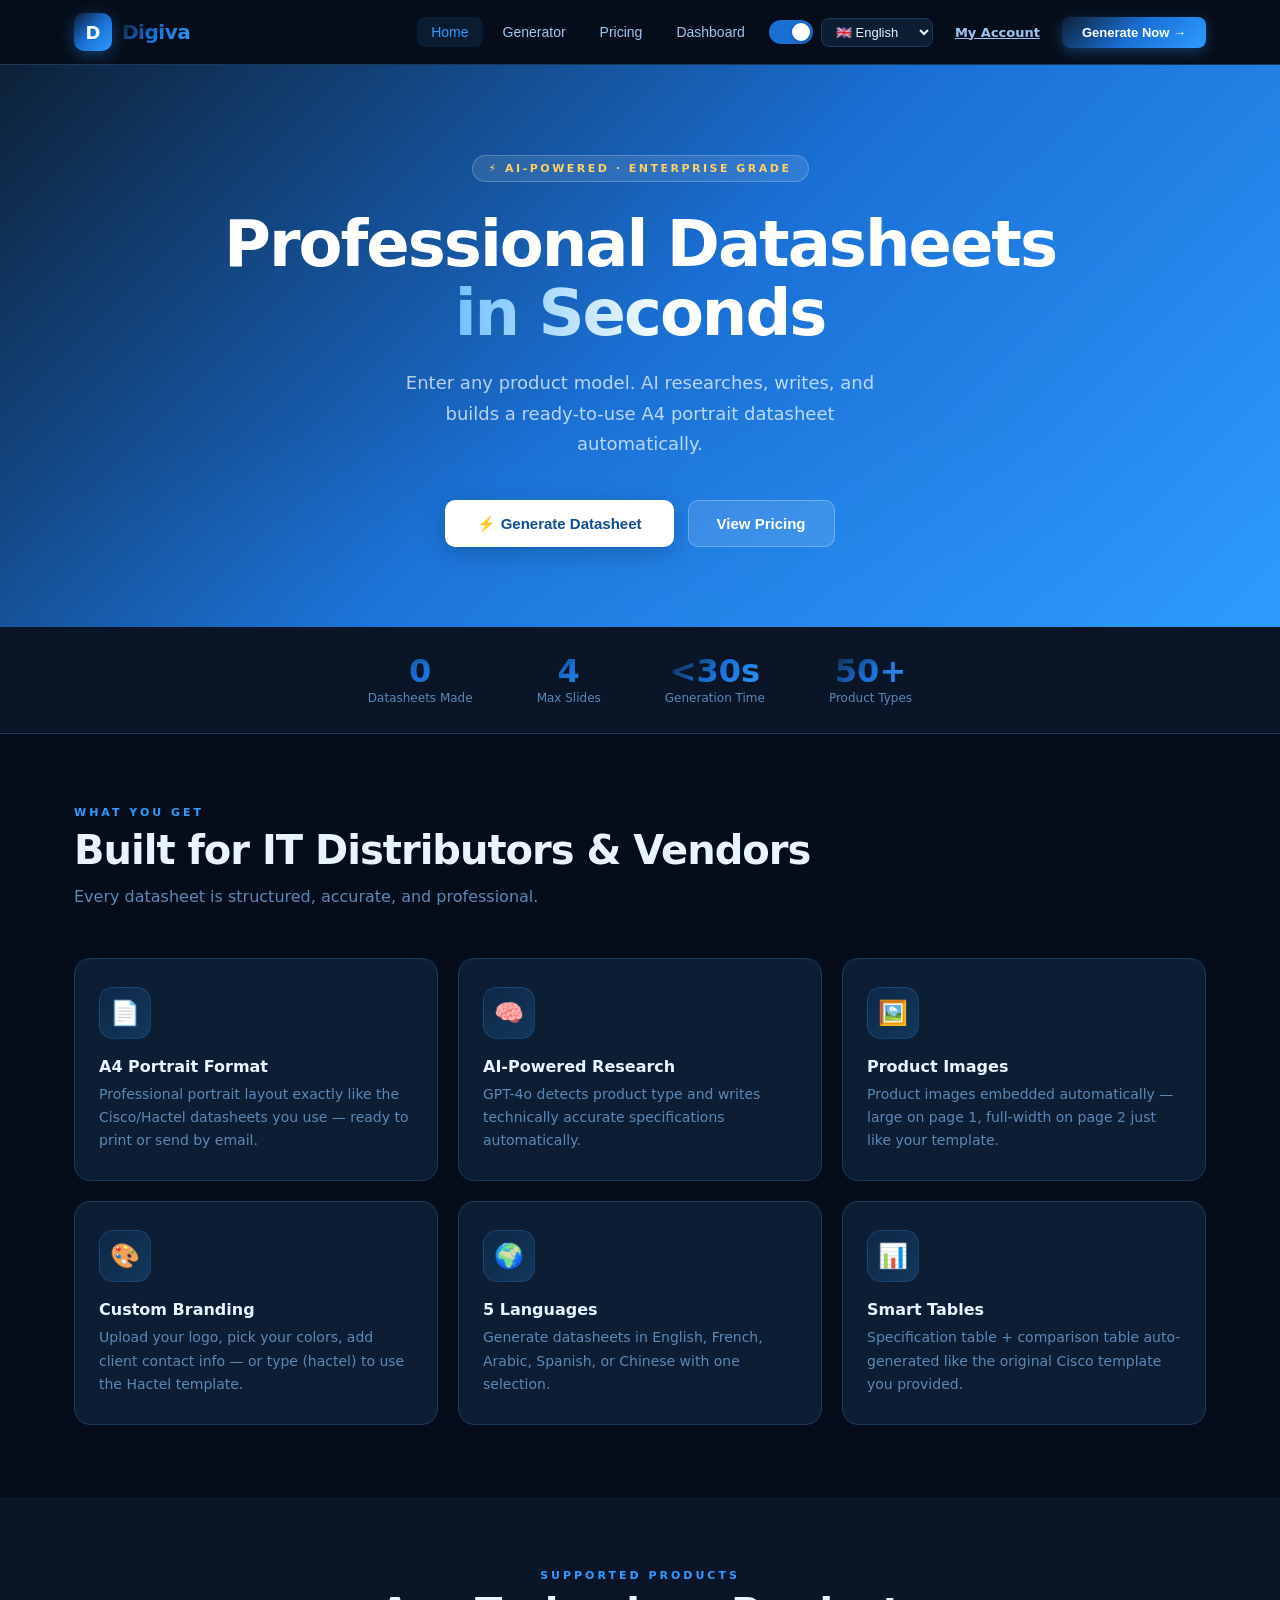
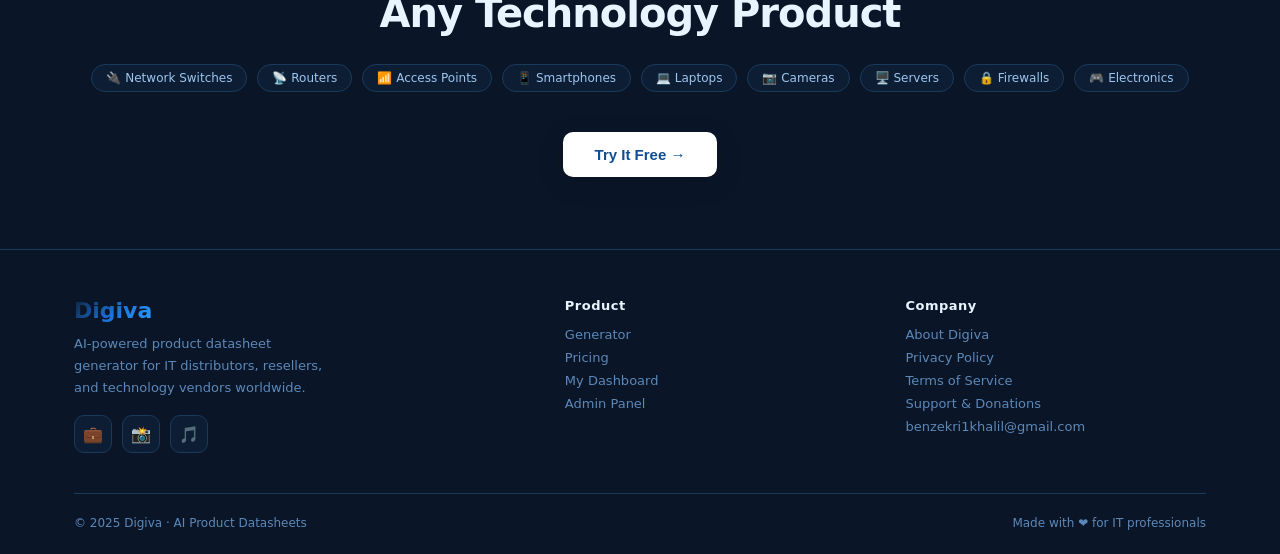
<file: index.html>
<!DOCTYPE html>
<html lang="en" data-theme="dark" data-lang="en">
<head>
<meta charset="UTF-8"/>
<meta name="viewport" content="width=device-width,initial-scale=1"/>
<title>Digiva — AI Product Datasheets</title>
<style>
/* ═══════════════════════════════════════════════
   DIGIVA DESIGN SYSTEM
═══════════════════════════════════════════════ */
:root{
  --d1:#060D1A;--d2:#0A1628;--d3:#0E4D92;--d4:#1A6FD4;--d5:#2E9CFF;--d6:#72C1FF;
  --gold:#F0B429;--gold2:#FFD166;
  --bg:#F0F6FF;--bg2:#FFFFFF;--bg3:#E4EFFE;
  --text:#0A1628;--text2:#2C4770;--text3:#5A7BA8;
  --border:#C5D9F2;--card:#FFFFFF;--nav:#FFFFFF;--navt:#0A1628;
  --shadow:rgba(10,22,40,.10);
  --grad:linear-gradient(135deg,#0D2137 0%,#1A6FD4 50%,#2E9CFF 100%);
}
[data-theme="dark"]{
  --bg:#060D1A;--bg2:#0A1628;--bg3:#0D1E34;
  --text:#E8F4FF;--text2:#9EC5F0;--text3:#5C88B8;
  --border:#1A3A5C;--card:#0D1E34;--nav:#060D1A;--navt:#E8F4FF;
  --shadow:rgba(0,0,0,.4);
}
*,*::before,*::after{box-sizing:border-box;margin:0;padding:0}
html{font-size:16px;scroll-behavior:smooth}
body{font-family:'Inter',system-ui,sans-serif;background:var(--bg);color:var(--text);min-height:100vh;transition:background .3s,color .3s}
::-webkit-scrollbar{width:6px}
::-webkit-scrollbar-track{background:var(--bg2)}
::-webkit-scrollbar-thumb{background:var(--d4);border-radius:3px}

/* NAV */
nav{background:var(--nav);border-bottom:1px solid var(--border);position:sticky;top:0;z-index:200;backdrop-filter:blur(20px);transition:background .3s}
.nav-inner{max-width:1180px;margin:0 auto;display:flex;align-items:center;gap:6px;height:64px;padding:0 24px}
.nav-logo{display:flex;align-items:center;gap:10px;text-decoration:none;margin-right:auto}
.nav-logo-mark{width:38px;height:38px;background:var(--grad);border-radius:10px;display:flex;align-items:center;justify-content:center;font-size:18px;font-weight:900;color:#fff;box-shadow:0 4px 16px rgba(46,156,255,.35);transition:transform .2s;flex-shrink:0}
.nav-logo-mark:hover{transform:scale(1.07)}
.nav-logo-text{font-size:20px;font-weight:800;color:var(--navt);letter-spacing:-.5px}
.nav-logo-text span{background:var(--grad);-webkit-background-clip:text;-webkit-text-fill-color:transparent;background-clip:text}
.nav-link{color:var(--text2);font-size:14px;font-weight:500;padding:7px 14px;border-radius:8px;border:none;background:none;cursor:pointer;transition:all .2s;white-space:nowrap}
.nav-link:hover,.nav-link.active{color:var(--d5);background:rgba(46,156,255,.1)}
.nav-controls{display:flex;align-items:center;gap:8px;margin-left:4px}
.theme-btn{width:44px;height:24px;border-radius:12px;background:var(--border);border:none;cursor:pointer;position:relative;transition:background .3s;flex-shrink:0}
[data-theme="dark"] .theme-btn{background:var(--d4)}
.theme-btn::after{content:'';position:absolute;top:3px;left:3px;width:18px;height:18px;border-radius:50%;background:#fff;transition:transform .3s;box-shadow:0 1px 4px rgba(0,0,0,.3)}
[data-theme="dark"] .theme-btn::after{transform:translateX(20px)}
.lang-sel{background:var(--bg3);border:1px solid var(--border);color:var(--text);font-size:13px;font-weight:500;padding:5px 10px;border-radius:8px;cursor:pointer;outline:none;transition:all .2s}
.lang-sel:focus{border-color:var(--d5)}
.btn-navcta{background:var(--grad);color:#fff;font-size:13px;font-weight:700;padding:8px 20px;border-radius:8px;border:none;cursor:pointer;transition:opacity .2s,transform .15s;white-space:nowrap;box-shadow:0 4px 14px rgba(46,156,255,.3)}
.btn-navcta:hover{opacity:.9;transform:translateY(-1px)}

/* PAGES */
.page{display:none}.page.active{display:block;animation:fadeUp .3s ease}
@keyframes fadeUp{from{opacity:0;transform:translateY(10px)}to{opacity:1;transform:none}}

/* HERO */
.hero{background:var(--grad);padding:90px 0 80px;text-align:center;position:relative;overflow:hidden}
.hero::before{content:'';position:absolute;inset:0;background:radial-gradient(ellipse 80% 60% at 50% 100%,rgba(46,156,255,.18) 0%,transparent 70%);pointer-events:none}
.hero-badge{display:inline-flex;align-items:center;gap:8px;background:rgba(255,255,255,.1);border:1px solid rgba(255,255,255,.2);color:var(--gold2);font-size:11px;font-weight:700;letter-spacing:2.5px;text-transform:uppercase;padding:6px 16px;border-radius:20px;margin-bottom:28px}
.hero h1{font-size:clamp(34px,5.5vw,64px);font-weight:900;color:#fff;line-height:1.08;letter-spacing:-2px;margin-bottom:20px}
.hero h1 .gr{background:linear-gradient(90deg,#72C1FF,#fff 60%);-webkit-background-clip:text;-webkit-text-fill-color:transparent;background-clip:text}
.hero-sub{font-size:18px;color:rgba(255,255,255,.7);max-width:520px;margin:0 auto 40px;line-height:1.7}
.hero-btns{display:flex;gap:14px;justify-content:center;flex-wrap:wrap}
.btn-hp{background:#fff;color:var(--d3);font-size:15px;font-weight:700;padding:14px 32px;border-radius:10px;border:none;cursor:pointer;transition:transform .15s,box-shadow .2s;box-shadow:0 6px 24px rgba(0,0,0,.2);display:inline-flex;align-items:center;gap:8px}
.btn-hp:hover{transform:translateY(-2px);box-shadow:0 10px 32px rgba(0,0,0,.25)}
.btn-hs{background:rgba(255,255,255,.12);color:#fff;font-size:15px;font-weight:600;padding:14px 28px;border-radius:10px;border:1.5px solid rgba(255,255,255,.25);cursor:pointer;transition:background .2s;display:inline-flex;align-items:center;gap:8px}
.btn-hs:hover{background:rgba(255,255,255,.2)}
.particle{position:absolute;border-radius:50%;background:rgba(255,255,255,.06);animation:float linear infinite;pointer-events:none}
@keyframes float{0%{transform:translateY(100%) scale(0);opacity:0}10%{opacity:1}90%{opacity:.5}100%{transform:translateY(-20vh) scale(1);opacity:0}}

/* STATS */
.stats-row{background:var(--bg2);border-bottom:1px solid var(--border);padding:28px 0}
.stats-inner{max-width:1180px;margin:0 auto;padding:0 24px;display:flex;justify-content:center;gap:64px;flex-wrap:wrap}
.stat{text-align:center}
.stat-n{font-size:32px;font-weight:900;background:var(--grad);-webkit-background-clip:text;-webkit-text-fill-color:transparent;background-clip:text;line-height:1}
.stat-l{font-size:12px;color:var(--text3);font-weight:500;margin-top:4px}

/* SECTION */
.section{padding:72px 0}.section.alt{background:var(--bg2)}
.container{max-width:1180px;margin:0 auto;padding:0 24px}
.sec-eye{font-size:11px;font-weight:700;letter-spacing:3px;text-transform:uppercase;color:var(--d5);margin-bottom:8px}
.sec-h{font-size:clamp(26px,4vw,40px);font-weight:800;color:var(--text);letter-spacing:-1px;line-height:1.15;margin-bottom:10px}
.sec-sub{font-size:16px;color:var(--text3);margin-bottom:48px;line-height:1.7}

/* FEAT GRID */
.feat-grid{display:grid;grid-template-columns:repeat(3,1fr);gap:20px}
.feat-card{background:var(--card);border:1px solid var(--border);border-radius:16px;padding:28px 24px;transition:transform .2s,box-shadow .2s,border-color .2s;cursor:default}
.feat-card:hover{transform:translateY(-4px);box-shadow:0 12px 40px var(--shadow);border-color:var(--d5)}
.feat-ic{width:52px;height:52px;border-radius:14px;background:linear-gradient(135deg,rgba(14,77,146,.2),rgba(46,156,255,.2));border:1px solid rgba(46,156,255,.2);display:flex;align-items:center;justify-content:center;font-size:24px;margin-bottom:18px}
.feat-card h4{font-size:16px;font-weight:700;color:var(--text);margin-bottom:7px}
.feat-card p{font-size:14px;color:var(--text3);line-height:1.65}

/* GENERATOR */
.gen-wrap{max-width:800px;margin:0 auto}
.gen-card{background:var(--card);border:1px solid var(--border);border-radius:20px;overflow:hidden;box-shadow:0 8px 48px var(--shadow)}
.gen-hd{background:var(--grad);padding:24px 32px;display:flex;align-items:center;gap:14px}
.gen-hd-ic{width:46px;height:46px;background:rgba(255,255,255,.15);border-radius:12px;display:flex;align-items:center;justify-content:center;font-size:22px;flex-shrink:0}
.gen-hd h3{font-size:18px;font-weight:700;color:#fff}
.gen-hd p{font-size:13px;color:rgba(255,255,255,.65);margin-top:2px}
.gen-body{padding:32px}

/* CREDITS */
.cred-row{display:flex;align-items:center;gap:14px;background:var(--bg3);border:1px solid var(--border);border-radius:12px;padding:14px 18px;margin-bottom:24px}
.cred-ic{font-size:24px}
.cred-txt{flex:1}
.cred-lbl{font-size:11px;font-weight:600;color:var(--text3);text-transform:uppercase;letter-spacing:.5px}
.cred-val{font-size:20px;font-weight:800;color:var(--text)}
.cred-track{flex:1;height:7px;background:var(--border);border-radius:4px;overflow:hidden}
.cred-fill{height:100%;background:var(--grad);border-radius:4px;transition:width .4s}
.btn-cred{background:var(--gold);color:#0A1628;font-size:12px;font-weight:800;padding:7px 16px;border-radius:8px;border:none;cursor:pointer;transition:opacity .2s;white-space:nowrap}
.btn-cred:hover{opacity:.85}

/* API KEY */
.api-row{display:flex;gap:10px;margin-bottom:12px}
.api-inp{flex:1;padding:11px 16px;border:1.5px solid var(--border);border-radius:10px;font-size:14px;font-family:monospace;background:var(--bg);color:var(--text);outline:none;transition:border-color .2s}
.api-inp:focus{border-color:var(--d5)}
.btn-save{background:var(--d4);color:#fff;font-size:13px;font-weight:700;padding:11px 22px;border-radius:10px;border:none;cursor:pointer;white-space:nowrap;transition:background .2s}
.btn-save:hover{background:var(--d3)}
.api-hint{font-size:12px;color:var(--text3)}
.api-hint a{color:var(--d5)}

/* EXAMPLES */
.ex-lbl{font-size:12px;font-weight:600;color:var(--text3);margin-bottom:8px;text-transform:uppercase;letter-spacing:.5px}
.examples{display:flex;flex-wrap:wrap;gap:8px;margin-bottom:28px}
.ex-chip{padding:6px 14px;border-radius:20px;background:var(--bg3);border:1px solid var(--border);font-size:12px;color:var(--text2);cursor:pointer;font-weight:500;transition:all .15s}
.ex-chip:hover{background:rgba(46,156,255,.1);border-color:var(--d5);color:var(--d5)}

/* DS LANG */
.dslang-row{display:flex;gap:10px;align-items:center;margin-bottom:20px}
.dslang-lbl{font-size:12px;font-weight:600;color:var(--text3);white-space:nowrap}
.dslang-sel{flex:1;padding:9px 14px;border:1.5px solid var(--border);border-radius:10px;font-size:13px;background:var(--bg);color:var(--text);outline:none;cursor:pointer}
.dslang-sel:focus{border-color:var(--d5)}

/* BIG INPUT */
.inp-row{display:flex;gap:12px;margin-bottom:20px;flex-wrap:wrap}
.inp-wrap{flex:1;min-width:200px;position:relative}
.inp-lbl{position:absolute;top:-10px;left:14px;background:var(--card);padding:0 6px;font-size:10px;font-weight:700;letter-spacing:.8px;color:var(--d5);text-transform:uppercase}
.big-inp{width:100%;padding:14px 18px;border:2px solid var(--border);border-radius:12px;font-size:16px;font-family:inherit;background:var(--bg);color:var(--text);outline:none;transition:border-color .2s,box-shadow .2s}
.big-inp:focus{border-color:var(--d5);box-shadow:0 0 0 4px rgba(46,156,255,.12)}
.big-inp::placeholder{color:var(--text3)}
.btn-gen{background:var(--grad);color:#fff;font-size:15px;font-weight:700;padding:14px 30px;border-radius:12px;border:none;cursor:pointer;white-space:nowrap;display:flex;align-items:center;gap:8px;box-shadow:0 6px 20px rgba(46,156,255,.35);transition:opacity .2s,transform .15s;flex-shrink:0}
.btn-gen:hover:not(:disabled){opacity:.9;transform:translateY(-1px)}
.btn-gen:disabled{background:#555;box-shadow:none;cursor:not-allowed;transform:none}

/* CUSTOM PANEL */
.custom-panel{background:var(--bg3);border:1px solid var(--border);border-radius:14px;padding:20px;margin-bottom:20px}
.custom-title{font-size:13px;font-weight:700;color:var(--text);margin-bottom:16px;display:flex;align-items:center;gap:8px}
.custom-grid{display:grid;grid-template-columns:1fr 1fr;gap:14px}
.fg{display:flex;flex-direction:column;gap:6px}
.fg-lbl{font-size:11px;font-weight:600;color:var(--text3);text-transform:uppercase;letter-spacing:.5px}
.fg-inp{padding:9px 14px;border:1.5px solid var(--border);border-radius:8px;font-size:13px;background:var(--bg);color:var(--text);outline:none;transition:border-color .2s;font-family:inherit}
.fg-inp:focus{border-color:var(--d5)}
.fg-ta{padding:9px 14px;border:1.5px solid var(--border);border-radius:8px;font-size:12px;background:var(--bg);color:var(--text);outline:none;resize:vertical;min-height:70px;font-family:inherit;transition:border-color .2s}
.fg-ta:focus{border-color:var(--d5)}
.col-row{display:flex;gap:10px;align-items:center}
.col-pick{width:38px;height:38px;border-radius:8px;border:2px solid var(--border);cursor:pointer;padding:2px;background:transparent}
.col-hex{flex:1;padding:8px 12px;border:1.5px solid var(--border);border-radius:8px;font-size:13px;font-family:monospace;background:var(--bg);color:var(--text);outline:none}
.col-hex:focus{border-color:var(--d5)}
.style-toggle{display:flex;gap:8px}
.style-btn{flex:1;padding:8px 12px;border-radius:8px;border:1.5px solid var(--border);font-size:12px;font-weight:600;background:var(--bg);color:var(--text3);cursor:pointer;transition:all .15s;text-align:center}
.style-btn.active{background:rgba(46,156,255,.15);border-color:var(--d5);color:var(--d5)}
.logo-drop{border:2px dashed var(--border);border-radius:10px;padding:16px;text-align:center;cursor:pointer;transition:border-color .2s,background .2s;font-size:13px;color:var(--text3);background:var(--bg)}
.logo-drop:hover{border-color:var(--d5);background:rgba(46,156,255,.05)}
.logo-drop.has-logo{border-style:solid;border-color:var(--d5);color:var(--d5)}

/* PROGRESS */
.prog-box{background:var(--bg3);border:1px solid var(--border);border-radius:12px;padding:20px 24px;display:none;margin-top:4px}
.prog-box.show{display:block}
.prog-step{display:flex;align-items:center;gap:12px;padding:7px 0;font-size:14px;color:var(--text3);transition:color .3s}
.prog-step.done{color:#22C55E}
.prog-step.active{color:var(--text);font-weight:600}
.step-dot{width:24px;height:24px;border-radius:50%;flex-shrink:0;background:var(--border);display:flex;align-items:center;justify-content:center;font-size:11px;font-weight:700;color:var(--text3);transition:all .3s}
.prog-step.done .step-dot{background:#22C55E;color:#fff}
.prog-step.active .step-dot{background:var(--d5);color:#fff;animation:pulse 1.2s infinite}
@keyframes pulse{0%,100%{box-shadow:0 0 0 0 rgba(46,156,255,.4)}50%{box-shadow:0 0 0 8px rgba(46,156,255,0)}}

/* RESULT / ERROR */
.res-box{background:rgba(34,197,94,.08);border:1px solid rgba(34,197,94,.3);border-radius:14px;padding:22px;display:none;margin-top:14px}
.res-box.show{display:block;animation:fadeUp .3s ease}
.res-hd{display:flex;align-items:center;gap:12px;margin-bottom:16px}
.res-ic{font-size:30px}
.res-title{font-size:17px;font-weight:700;color:#22C55E}
.res-meta{font-size:13px;color:var(--text3);margin-top:3px}
.res-acts{display:flex;gap:10px;flex-wrap:wrap}
.btn-dl{background:#22C55E;color:#fff;font-size:14px;font-weight:700;padding:11px 24px;border-radius:10px;border:none;cursor:pointer;display:inline-flex;align-items:center;gap:7px;text-decoration:none;transition:opacity .2s}
.btn-dl:hover{opacity:.85}
.btn-act{background:var(--bg3);color:var(--text2);font-size:14px;font-weight:500;padding:11px 20px;border-radius:10px;border:1px solid var(--border);cursor:pointer;display:flex;align-items:center;gap:7px;transition:background .2s}
.btn-act:hover{background:var(--bg)}
.err-box{background:rgba(239,68,68,.08);border:1px solid rgba(239,68,68,.3);border-radius:10px;padding:16px 20px;display:none;margin-top:12px;font-size:14px;color:#EF4444}
.err-box.show{display:block}

/* PRICING */
.price-grid{display:grid;grid-template-columns:repeat(3,1fr);gap:22px;margin-top:48px}
.price-card{background:var(--card);border:2px solid var(--border);border-radius:20px;padding:36px 28px;position:relative;transition:transform .2s,box-shadow .2s}
.price-card:hover{transform:translateY(-4px);box-shadow:0 16px 50px var(--shadow)}
.price-card.pop{border-color:var(--d5);box-shadow:0 0 0 4px rgba(46,156,255,.08)}
.price-badge{position:absolute;top:-14px;left:50%;transform:translateX(-50%);background:var(--grad);color:#fff;font-size:10px;font-weight:800;letter-spacing:2px;padding:5px 16px;border-radius:20px;white-space:nowrap}
.price-name{font-size:12px;font-weight:700;letter-spacing:2px;text-transform:uppercase;color:var(--text3);margin-bottom:10px}
.price-amt{font-size:46px;font-weight:900;color:var(--text);letter-spacing:-2px;line-height:1;margin-bottom:6px}
.price-amt sup{font-size:22px;vertical-align:top;margin-top:10px;font-weight:700}
.price-amt span{font-size:15px;font-weight:500;color:var(--text3);letter-spacing:0}
.price-desc{font-size:13px;color:var(--text3);margin-bottom:26px;line-height:1.6;min-height:40px}
.price-feats{list-style:none;margin-bottom:30px}
.price-feats li{display:flex;align-items:center;gap:9px;font-size:14px;color:var(--text2);padding:5px 0}
.price-feats li::before{content:'✓';color:#22C55E;font-weight:800;flex-shrink:0}
.btn-price{width:100%;padding:13px;border-radius:10px;font-size:15px;font-weight:700;cursor:pointer;border:none;transition:all .2s}
.btn-pm{background:var(--grad);color:#fff;box-shadow:0 6px 20px rgba(46,156,255,.3)}
.btn-pm:hover{opacity:.9}
.btn-po{background:transparent;color:var(--d5);border:2px solid var(--d5) !important}
.btn-po:hover{background:rgba(46,156,255,.1)}

/* PROMO */
.promo-wrap{margin-top:48px;background:var(--card);border:1px solid var(--border);border-radius:16px;padding:28px 32px}
.promo-row{display:flex;gap:12px;margin-top:14px;flex-wrap:wrap}
.promo-inp{flex:1;min-width:200px;padding:12px 18px;border:1.5px solid var(--border);border-radius:10px;font-size:14px;background:var(--bg);color:var(--text);outline:none;transition:border-color .2s}
.promo-inp:focus{border-color:var(--d5)}
.btn-promo{background:var(--gold);color:#0A1628;font-size:14px;font-weight:700;padding:12px 28px;border-radius:10px;border:none;cursor:pointer;transition:opacity .2s}
.btn-promo:hover{opacity:.85}

/* DASHBOARD */
.dash-hero{background:var(--grad);padding:36px 0;border-bottom:3px solid var(--gold)}
.dash-title{font-size:28px;font-weight:800;color:#fff;letter-spacing:-.5px}
.dash-sub{font-size:14px;color:rgba(255,255,255,.6);margin-top:4px}
.dash-stats{display:grid;grid-template-columns:repeat(4,1fr);gap:16px;margin:28px 0 36px}
.dash-stat{background:var(--card);border:1px solid var(--border);border-radius:14px;padding:20px}
.dash-stat-n{font-size:32px;font-weight:900;background:var(--grad);-webkit-background-clip:text;-webkit-text-fill-color:transparent;background-clip:text;letter-spacing:-1px;line-height:1}
.dash-stat-l{font-size:12px;color:var(--text3);margin-top:5px;font-weight:500}
.dash-cols{display:grid;grid-template-columns:1fr 1fr;gap:22px;margin-bottom:36px}
.dash-panel{background:var(--card);border:1px solid var(--border);border-radius:14px;padding:22px}
.dash-panel-title{font-size:14px;font-weight:700;color:var(--text);margin-bottom:16px}

/* HISTORY TABLE */
.hist-tbl{width:100%;border-collapse:collapse;font-size:13px}
.hist-tbl th{padding:10px 14px;text-align:left;font-size:10px;font-weight:700;letter-spacing:.8px;text-transform:uppercase;color:var(--text3);border-bottom:2px solid var(--border);background:var(--bg3)}
.hist-tbl td{padding:11px 14px;border-bottom:1px solid var(--border);color:var(--text)}
.hist-tbl tr:hover td{background:var(--bg3)}
.s-badge{display:inline-flex;align-items:center;gap:5px;padding:3px 10px;border-radius:20px;font-size:10px;font-weight:700}
.s-done{background:rgba(34,197,94,.12);color:#22C55E}
.s-err{background:rgba(239,68,68,.12);color:#EF4444}
.btn-dlsm{background:rgba(46,156,255,.12);color:var(--d5);font-size:11px;font-weight:700;padding:5px 12px;border-radius:7px;border:none;cursor:pointer;text-decoration:none;display:inline-flex;align-items:center;gap:4px}
.empty-hist{text-align:center;padding:52px 20px;color:var(--text3)}

/* MODAL */
.modal-ov{display:none;position:fixed;inset:0;background:rgba(0,0,0,.65);z-index:1000;align-items:center;justify-content:center;padding:20px;backdrop-filter:blur(4px)}
.modal-ov.open{display:flex}
.modal{background:var(--card);border-radius:20px;width:100%;max-width:660px;box-shadow:0 20px 80px rgba(0,0,0,.5);overflow:hidden;display:flex;flex-direction:column;max-height:88vh;border:1px solid var(--border)}
.modal-hd{background:var(--grad);padding:20px 26px;display:flex;align-items:center;justify-content:space-between}
.modal-hd h3{font-size:17px;font-weight:700;color:#fff}
.modal-close{background:none;border:none;color:rgba(255,255,255,.6);font-size:24px;cursor:pointer;line-height:1;transition:color .2s}
.modal-close:hover{color:#fff}
.modal-bd{padding:24px;overflow-y:auto;flex:1}
.prev-lbl{font-size:10px;font-weight:700;letter-spacing:1.5px;text-transform:uppercase;color:var(--d5);margin-bottom:8px;margin-top:18px}
.prev-lbl:first-child{margin-top:0}
.prev-intro{font-size:13px;color:var(--text2);line-height:1.7;background:var(--bg3);padding:14px;border-radius:10px}
.prev-tbl{width:100%;border-collapse:collapse;font-size:12px;margin-bottom:4px}
.prev-tbl th{background:var(--d3);color:#fff;padding:7px 12px;text-align:left;font-size:10px}
.prev-tbl td{padding:7px 12px;border-bottom:1px solid var(--border);color:var(--text)}
.prev-tbl tr:nth-child(even) td{background:var(--bg3)}
.modal-ft{padding:14px 24px;border-top:1px solid var(--border);display:flex;gap:10px;justify-content:flex-end}

/* TOAST */
.toasts{position:fixed;bottom:24px;right:24px;z-index:9999;display:flex;flex-direction:column;gap:8px}
.toast{background:var(--card);color:var(--text);font-size:13px;padding:12px 18px;border-radius:12px;box-shadow:0 8px 32px var(--shadow);animation:toastIn .3s ease;border:1px solid var(--border);max-width:320px;display:flex;align-items:center;gap:10px}
.toast.ok{border-color:rgba(34,197,94,.4)}.toast.err{border-color:rgba(239,68,68,.4)}
.toast-ic{font-size:18px;flex-shrink:0}
@keyframes toastIn{from{opacity:0;transform:translateX(20px)}to{opacity:1;transform:none}}

/* FOOTER */
footer{background:var(--bg2);border-top:1px solid var(--border);padding:48px 0 24px}
.footer-grid{display:grid;grid-template-columns:1.5fr 1fr 1fr;gap:40px;margin-bottom:40px}
.footer-brand{font-size:22px;font-weight:900;margin-bottom:10px}
.footer-brand span{background:var(--grad);-webkit-background-clip:text;-webkit-text-fill-color:transparent;background-clip:text}
.footer-desc{font-size:13px;color:var(--text3);line-height:1.7;max-width:260px}
.footer-col h4{font-size:13px;font-weight:700;color:var(--text);margin-bottom:14px;letter-spacing:.5px}
.footer-col a{display:block;font-size:13px;color:var(--text3);text-decoration:none;margin-bottom:8px;transition:color .2s;cursor:pointer}
.footer-col a:hover{color:var(--d5)}
.social-row{display:flex;gap:10px;margin-top:16px}
.social-btn{width:38px;height:38px;border-radius:10px;background:var(--bg3);border:1px solid var(--border);display:flex;align-items:center;justify-content:center;font-size:16px;cursor:pointer;transition:all .2s;text-decoration:none}
.social-btn:hover{background:rgba(46,156,255,.15);border-color:var(--d5)}
.footer-bottom{border-top:1px solid var(--border);padding-top:22px;display:flex;align-items:center;justify-content:space-between;flex-wrap:wrap;gap:12px}
.footer-copy{font-size:12px;color:var(--text3)}

/* RESPONSIVE */
@media(max-width:900px){.feat-grid,.price-grid{grid-template-columns:1fr 1fr}.dash-stats{grid-template-columns:1fr 1fr}.dash-cols,.footer-grid{grid-template-columns:1fr}.custom-grid{grid-template-columns:1fr}}
@media(max-width:600px){.feat-grid,.price-grid{grid-template-columns:1fr}.nav-link:not(.active){display:none}.hero h1{font-size:28px}.stats-inner{gap:32px}}

/* ═══ ADMIN PANEL ═══ */
.admin-overlay{display:none;position:fixed;inset:0;background:rgba(0,0,0,.85);z-index:9999;align-items:center;justify-content:center;backdrop-filter:blur(6px)}
.admin-overlay.open{display:flex}
.admin-modal{background:#0D1E34;border:1px solid #1A3A5C;border-radius:20px;width:96%;max-width:900px;max-height:92vh;display:flex;flex-direction:column;box-shadow:0 24px 80px rgba(0,0,0,.7);overflow:hidden}
.admin-top{background:linear-gradient(135deg,#060D1A,#0E4D92);padding:20px 28px;display:flex;align-items:center;justify-content:space-between;border-bottom:2px solid #F0B429;flex-shrink:0}
.admin-top h2{font-size:18px;font-weight:800;color:#fff;display:flex;align-items:center;gap:10px}
.admin-badge{background:#F0B429;color:#0A1628;font-size:9px;font-weight:900;padding:3px 8px;border-radius:4px;letter-spacing:1px}
.admin-close{background:none;border:none;color:rgba(255,255,255,.5);font-size:26px;cursor:pointer;transition:color .2s;line-height:1}
.admin-close:hover{color:#fff}
.admin-tabs{display:flex;gap:4px;padding:12px 20px;background:#060D1A;border-bottom:1px solid #1A3A5C;flex-shrink:0;flex-wrap:wrap}
.atab{padding:7px 16px;border-radius:8px;border:none;background:transparent;color:#5C88B8;font-size:13px;font-weight:600;cursor:pointer;transition:all .2s}
.atab.on{background:rgba(46,156,255,.15);color:#2E9CFF;border:1px solid rgba(46,156,255,.3)}
.atab:hover:not(.on){color:#9EC5F0;background:rgba(255,255,255,.05)}
.admin-body{flex:1;overflow-y:auto;padding:24px}
.admin-body::-webkit-scrollbar{width:5px}.admin-body::-webkit-scrollbar-thumb{background:#1A3A5C;border-radius:3px}
.admin-section{display:none}.admin-section.on{display:block}
.a-group{margin-bottom:22px}
.a-label{font-size:11px;font-weight:700;letter-spacing:1px;text-transform:uppercase;color:#5C88B8;margin-bottom:7px}
.a-inp{width:100%;padding:10px 14px;border:1.5px solid #1A3A5C;border-radius:9px;font-size:14px;background:#060D1A;color:#E8F4FF;outline:none;font-family:inherit;transition:border-color .2s}
.a-inp:focus{border-color:#2E9CFF}
.a-grid{display:grid;grid-template-columns:1fr 1fr;gap:14px}
.a-grid3{display:grid;grid-template-columns:1fr 1fr 1fr;gap:12px}
.a-save{background:linear-gradient(135deg,#0E4D92,#2E9CFF);color:#fff;font-size:14px;font-weight:700;padding:11px 28px;border-radius:10px;border:none;cursor:pointer;transition:opacity .2s;margin-top:6px}
.a-save:hover{opacity:.85}
.a-save-all{background:linear-gradient(135deg,#1A7F4B,#22C55E);color:#fff;font-size:14px;font-weight:700;padding:12px 32px;border-radius:10px;border:none;cursor:pointer;width:100%;margin-top:16px}
.a-save-all:hover{opacity:.9}
.promo-list{display:flex;flex-direction:column;gap:8px;margin-bottom:14px}
.promo-row-item{display:grid;grid-template-columns:1fr 100px 80px auto;gap:8px;align-items:center}
.promo-row-item input{padding:8px 12px;border:1.5px solid #1A3A5C;border-radius:8px;font-size:13px;background:#060D1A;color:#E8F4FF;outline:none;font-family:monospace}
.promo-row-item input:focus{border-color:#2E9CFF}
.promo-del{background:rgba(239,68,68,.15);border:1px solid rgba(239,68,68,.3);color:#EF4444;font-size:18px;width:34px;height:34px;border-radius:8px;cursor:pointer;display:flex;align-items:center;justify-content:center;transition:background .2s}
.promo-del:hover{background:rgba(239,68,68,.3)}
.btn-addpromo{background:rgba(46,156,255,.12);border:1px dashed #2E9CFF;color:#2E9CFF;font-size:13px;font-weight:600;padding:8px 18px;border-radius:8px;cursor:pointer;width:100%;transition:background .2s}
.btn-addpromo:hover{background:rgba(46,156,255,.2)}
.plan-editor{background:#060D1A;border:1px solid #1A3A5C;border-radius:12px;padding:16px;margin-bottom:14px}
.plan-editor-title{font-size:12px;font-weight:700;color:#2E9CFF;letter-spacing:1px;text-transform:uppercase;margin-bottom:12px}
.a-col{display:flex;flex-direction:column;gap:6px}
.feat-editor{display:flex;gap:8px;margin-bottom:8px;align-items:center}
.feat-editor input{flex:1;padding:8px 12px;border:1.5px solid #1A3A5C;border-radius:8px;font-size:13px;background:#060D1A;color:#E8F4FF;outline:none;font-family:inherit}
.feat-editor input:focus{border-color:#2E9CFF}
.admin-hint{font-size:11px;color:#3A6A9A;margin-top:5px;line-height:1.5}
.a-status{font-size:12px;color:#22C55E;margin-top:8px;min-height:18px}
.payment-card{background:#060D1A;border:1px solid #1A3A5C;border-radius:12px;padding:18px;margin-bottom:14px}
.payment-card h4{font-size:14px;font-weight:700;color:#E8F4FF;margin-bottom:4px;display:flex;align-items:center;gap:8px}
.payment-card p{font-size:12px;color:#5C88B8;margin-bottom:10px;line-height:1.6}
.payment-card .fee{font-size:11px;font-weight:700;color:#F0B429;background:rgba(240,180,41,.1);padding:3px 8px;border-radius:4px}
.payment-card .recommended{font-size:10px;font-weight:800;color:#22C55E;background:rgba(34,197,94,.1);padding:3px 8px;border-radius:4px}
</style>
</head>
<body>

<!-- TRANSLATIONS -->
<script>
const LANGS={
en:{nh:'Home',ng:'Generator',np:'Pricing',nd:'Dashboard',nc:'Generate Now →',
hb:'⚡ AI-Powered · Enterprise Grade',hh:'Professional Datasheets',hgr:'in Seconds',
hs:'Enter any product model. AI researches, writes, and builds a ready-to-use A4 portrait datasheet automatically.',
hb1:'⚡ Generate Datasheet',hb2:'View Pricing',
s1:'Datasheets Made',s2:'Max Slides',s3:'Generation Time',s4:'Product Types',
fh:'Built for IT Distributors & Vendors',fs:'Every datasheet is structured, accurate, and professional.',
gh:'Generate Your Datasheet',gs:'Enter a product model and download a professional A4 portrait datasheet in seconds.',
ph:'Pay Once, Earn Forever',ps:'No monthly fees. Buy a credit pack and generate whenever you need.',
cl:'Credits Remaining',cb:'Buy More',ak:'OpenAI API Key',as:'Stored only in your browser.',
el:'Quick Examples',dll:'Datasheet Language:',
ct:'⚙️ Customization (Optional)',cst:'Style:',cd:'Default (Digiva)',cc:'Custom Brand',
clo:'Upload Logo',cp1:'Primary Color',cp2:'Accent Color',ci:'Client Info (appears at end of datasheet)',
ciph:'Phone, email, address, website...',
pt:'🎟 Promo Code?',pp:'Enter promo code...',pa:'Apply',
p1:'Starter',p2:'Professional',p3:'Business',
bg:'⚡ Generate',bgen:'Generating...',
st1:'Detecting product category...',st2:'Researching with AI...',st3:'Building A4 portrait...',st4:'Rendering slides...',st5:'Packaging download...',
rt:'Datasheet Ready!',bd:'⬇ Download PPTX',bpv:'👁 Preview',bn:'+ New',
fc:'© 2025 Digiva · AI Product Datasheets'},
fr:{nh:'Accueil',ng:'Générateur',np:'Tarifs',nd:'Tableau de bord',nc:'Générer →',
hb:'⚡ IA Professionnelle · Entreprise',hh:'Fiches produits pro',hgr:'en quelques secondes',
hs:'Entrez un modèle produit. L\'IA génère automatiquement une fiche A4 portrait professionnelle.',
hb1:'⚡ Générer une fiche',hb2:'Voir les tarifs',
s1:'Fiches générées',s2:'Slides max',s3:'Temps de génération',s4:'Types de produits',
fh:'Pour les distributeurs IT',fs:'Chaque fiche est structurée, précise et professionnelle.',
gh:'Générez votre fiche',gs:'Entrez un modèle et téléchargez une fiche A4 portrait en secondes.',
ph:'Payez une fois, gagnez toujours',ps:'Pas d\'abonnement. Achetez des crédits et générez à volonté.',
cl:'Crédits restants',cb:'Acheter',ak:'Clé API OpenAI',as:'Stockée uniquement dans votre navigateur.',
el:'Exemples rapides',dll:'Langue de la fiche :',
ct:'⚙️ Personnalisation (Optionnel)',cst:'Style :',cd:'Défaut (Digiva)',cc:'Marque personnalisée',
clo:'Télécharger le logo',cp1:'Couleur principale',cp2:'Couleur accent',ci:'Infos client (en bas de la fiche)',
ciph:'Téléphone, email, adresse...',
pt:'🎟 Code promo ?',pp:'Entrez le code...',pa:'Appliquer',
p1:'Débutant',p2:'Professionnel',p3:'Entreprise',
bg:'⚡ Générer',bgen:'Génération...',
st1:'Détection de la catégorie...',st2:'Recherche IA...',st3:'Mise en page A4...',st4:'Rendu...',st5:'Préparation...',
rt:'Fiche prête !',bd:'⬇ Télécharger PPTX',bpv:'👁 Aperçu',bn:'+ Nouveau',
fc:'© 2025 Digiva · Fiches produits par IA'},
ar:{nh:'الرئيسية',ng:'المولّد',np:'الأسعار',nd:'لوحة التحكم',nc:'ابدأ الآن →',
hb:'⚡ ذكاء اصطناعي · احترافي',hh:'كتالوجات احترافية',hgr:'في ثوانٍ',
hs:'أدخل رقم موديل أي منتج. يبحث الذكاء الاصطناعي ويبني كتالوج A4 احترافياً تلقائياً.',
hb1:'⚡ إنشاء كتالوج',hb2:'عرض الأسعار',
s1:'كتالوج تم إنشاؤه',s2:'شرائح كحد أقصى',s3:'وقت الإنشاء',s4:'نوع منتج',
fh:'مخصص لموزعي تقنية المعلومات',fs:'كل كتالوج منظم ودقيق واحترافي.',
gh:'أنشئ كتالوجك',gs:'أدخل موديل المنتج وحمّل كتالوج A4 احترافياً.',
ph:'ادفع مرة واكسب دائماً',ps:'بدون اشتراك. اشترِ حزمة رصيد وأنشئ ما تريد.',
cl:'الرصيد المتبقي',cb:'شراء المزيد',ak:'مفتاح OpenAI API',as:'يُحفظ فقط في متصفحك.',
el:'أمثلة سريعة',dll:'لغة الكتالوج:',
ct:'⚙️ التخصيص (اختياري)',cst:'النمط:',cd:'افتراضي (Digiva)',cc:'علامة مخصصة',
clo:'رفع الشعار',cp1:'اللون الأساسي',cp2:'لون التمييز',ci:'معلومات العميل (في أسفل الكتالوج)',
ciph:'هاتف، بريد، عنوان...',
pt:'🎟 لديك كود خصم؟',pp:'أدخل الكود...',pa:'تطبيق',
p1:'مبتدئ',p2:'احترافي',p3:'أعمال',
bg:'⚡ إنشاء',bgen:'جارٍ الإنشاء...',
st1:'تحديد الفئة...',st2:'البحث بالذكاء الاصطناعي...',st3:'بناء A4...',st4:'عرض الشرائح...',st5:'تجهيز الملف...',
rt:'الكتالوج جاهز!',bd:'⬇ تحميل PPTX',bpv:'👁 معاينة',bn:'+ جديد',
fc:'© 2025 Digiva · كتالوجات بالذكاء الاصطناعي'},
es:{nh:'Inicio',ng:'Generador',np:'Precios',nd:'Panel',nc:'Generar →',
hb:'⚡ IA Profesional · Empresarial',hh:'Fichas de producto',hgr:'en segundos',
hs:'Introduce un modelo. La IA investiga y genera una ficha A4 automáticamente.',
hb1:'⚡ Generar ficha',hb2:'Ver precios',
s1:'Fichas generadas',s2:'Slides máx.',s3:'Tiempo',s4:'Tipos de producto',
fh:'Para distribuidores IT',fs:'Cada ficha es estructurada, precisa y profesional.',
gh:'Genera tu ficha',gs:'Introduce un modelo y descarga una ficha A4 profesional en segundos.',
ph:'Paga una vez, gana siempre',ps:'Sin suscripción. Compra créditos y genera cuando quieras.',
cl:'Créditos restantes',cb:'Comprar más',ak:'Clave API OpenAI',as:'Solo en tu navegador.',
el:'Ejemplos rápidos',dll:'Idioma de la ficha:',
ct:'⚙️ Personalización (Opcional)',cst:'Estilo:',cd:'Por defecto (Digiva)',cc:'Marca personalizada',
clo:'Subir logo',cp1:'Color principal',cp2:'Color de acento',ci:'Info del cliente (al final)',
ciph:'Teléfono, email, dirección...',
pt:'🎟 ¿Código promocional?',pp:'Escribe el código...',pa:'Aplicar',
p1:'Básico',p2:'Profesional',p3:'Empresas',
bg:'⚡ Generar',bgen:'Generando...',
st1:'Detectando categoría...',st2:'Investigando...',st3:'Diseño A4...',st4:'Renderizando...',st5:'Preparando...',
rt:'¡Ficha lista!',bd:'⬇ Descargar PPTX',bpv:'👁 Vista previa',bn:'+ Nueva',
fc:'© 2025 Digiva · Fichas de producto con IA'},
zh:{nh:'首页',ng:'生成器',np:'定价',nd:'控制台',nc:'立即生成 →',
hb:'⚡ AI驱动 · 企业级',hh:'专业产品数据表',hgr:'秒速生成',
hs:'输入任意产品型号，AI自动研究并生成专业A4竖版数据表。',
hb1:'⚡ 生成数据表',hb2:'查看定价',
s1:'已生成数据表',s2:'最多幻灯片',s3:'生成时间',s4:'产品类型',
fh:'专为IT分销商打造',fs:'每份数据表结构清晰、准确专业。',
gh:'生成您的数据表',gs:'输入产品型号，秒速下载专业A4竖版数据表。',
ph:'一次付费，持续盈利',ps:'无月费。购买点数包，随时生成数据表。',
cl:'剩余点数',cb:'购买更多',ak:'OpenAI API密钥',as:'仅存储在您的浏览器中。',
el:'快速示例',dll:'数据表语言：',
ct:'⚙️ 自定义（可选）',cst:'风格：',cd:'默认（Digiva）',cc:'自定义品牌',
clo:'上传Logo',cp1:'主色',cp2:'强调色',ci:'客户信息（显示在底部）',
ciph:'电话、邮箱、地址...',
pt:'🎟 有优惠码？',pp:'输入优惠码...',pa:'使用',
p1:'入门版',p2:'专业版',p3:'企业版',
bg:'⚡ 生成',bgen:'生成中...',
st1:'检测产品类别...',st2:'AI研究规格...',st3:'构建A4布局...',st4:'渲染幻灯片...',st5:'准备下载...',
rt:'数据表已就绪！',bd:'⬇ 下载PPTX',bpv:'👁 预览',bn:'+ 新建',
fc:'© 2025 Digiva · AI驱动的产品数据表'}
};
function T(k){const lg=document.documentElement.getAttribute('data-lang')||'en';return(LANGS[lg]||LANGS.en)[k]||(LANGS.en[k]||k)}
</script>

<!-- NAV -->
<nav>
  <div class="nav-inner">
    <a class="nav-logo" href="#" onclick="go('home');return false">
      <div class="nav-logo-mark">D</div>
      <span class="nav-logo-text"><span>Digiva</span></span>
    </a>
    <button class="nav-link active" id="nl-home" onclick="go('home')">Home</button>
    <button class="nav-link" id="nl-gen" onclick="go('gen')">Generator</button>
    <button class="nav-link" id="nl-price" onclick="go('price')">Pricing</button>
    <button class="nav-link" id="nl-dash" onclick="go('dash')">Dashboard</button>
    <div class="nav-controls">
      <button class="theme-btn" onclick="toggleTheme()" title="Toggle dark/light mode"></button>
      <select class="lang-sel" id="langSel" onchange="setLang(this.value)">
        <option value="en">🇬🇧 English</option>
        <option value="fr">🇫🇷 Français</option>
        <option value="ar">🇩🇿 العربية</option>
        <option value="es">🇪🇸 Español</option>
        <option value="zh">🇨🇳 中文</option>
      </select>
      <a href="dashboard.html" class="nav-link" style="font-size:13px;font-weight:600;padding:7px 14px">My Account</a>
      <button class="btn-navcta" onclick="go('gen')" id="nav-cta">Generate Now →</button>
    </div>
  </div>
</nav>

<div class="toasts" id="toasts"></div>

<!-- ═══════════ PAGE: HOME ═══════════ -->
<div class="page active" id="page-home">
  <div class="hero" id="heroEl">
    <div class="container" style="position:relative;z-index:1">
      <div class="hero-badge" id="h-badge">⚡ AI-Powered · Enterprise Grade</div>
      <h1><span id="h-h1">Professional Datasheets</span><br/><span class="gr" id="h-gr">in Seconds</span></h1>
      <p class="hero-sub" id="h-sub">Enter any product model. AI researches, writes, and builds a ready-to-use A4 portrait datasheet automatically.</p>
      <div class="hero-btns">
        <button class="btn-hp" onclick="go('gen')" id="h-b1">⚡ Generate Datasheet</button>
        <button class="btn-hs" onclick="go('price')" id="h-b2">View Pricing</button>
      </div>
    </div>
  </div>
  <div class="stats-row">
    <div class="stats-inner">
      <div class="stat"><div class="stat-n" id="ctr1">0</div><div class="stat-l" id="st-s1">Datasheets Made</div></div>
      <div class="stat"><div class="stat-n">4</div><div class="stat-l" id="st-s2">Max Slides</div></div>
      <div class="stat"><div class="stat-n">&lt;30s</div><div class="stat-l" id="st-s3">Generation Time</div></div>
      <div class="stat"><div class="stat-n">50+</div><div class="stat-l" id="st-s4">Product Types</div></div>
    </div>
  </div>
  <div class="section">
    <div class="container">
      <div class="sec-eye">What You Get</div>
      <div class="sec-h" id="home-fh">Built for IT Distributors &amp; Vendors</div>
      <div class="sec-sub" id="home-fs">Every datasheet is structured, accurate, and professional.</div>
      <div class="feat-grid">
        <div class="feat-card"><div class="feat-ic">📄</div><h4>A4 Portrait Format</h4><p>Professional portrait layout exactly like the Cisco/Hactel datasheets you use — ready to print or send by email.</p></div>
        <div class="feat-card"><div class="feat-ic">🧠</div><h4>AI-Powered Research</h4><p>GPT-4o detects product type and writes technically accurate specifications automatically.</p></div>
        <div class="feat-card"><div class="feat-ic">🖼️</div><h4>Product Images</h4><p>Product images embedded automatically — large on page 1, full-width on page 2 just like your template.</p></div>
        <div class="feat-card"><div class="feat-ic">🎨</div><h4>Custom Branding</h4><p>Upload your logo, pick your colors, add client contact info — or type (hactel) to use the Hactel template.</p></div>
        <div class="feat-card"><div class="feat-ic">🌍</div><h4>5 Languages</h4><p>Generate datasheets in English, French, Arabic, Spanish, or Chinese with one selection.</p></div>
        <div class="feat-card"><div class="feat-ic">📊</div><h4>Smart Tables</h4><p>Specification table + comparison table auto-generated like the original Cisco template you provided.</p></div>
      </div>
    </div>
  </div>
  <div class="section alt" style="text-align:center">
    <div class="container">
      <div class="sec-eye">Supported Products</div>
      <div class="sec-h">Any Technology Product</div>
      <div style="display:flex;flex-wrap:wrap;gap:10px;justify-content:center;margin-top:28px">
        <span class="ex-chip" style="cursor:default">🔌 Network Switches</span>
        <span class="ex-chip" style="cursor:default">📡 Routers</span>
        <span class="ex-chip" style="cursor:default">📶 Access Points</span>
        <span class="ex-chip" style="cursor:default">📱 Smartphones</span>
        <span class="ex-chip" style="cursor:default">💻 Laptops</span>
        <span class="ex-chip" style="cursor:default">📷 Cameras</span>
        <span class="ex-chip" style="cursor:default">🖥️ Servers</span>
        <span class="ex-chip" style="cursor:default">🔒 Firewalls</span>
        <span class="ex-chip" style="cursor:default">🎮 Electronics</span>
      </div>
      <button class="btn-hp" style="margin-top:40px;display:inline-flex" onclick="go('gen')">Try It Free →</button>
    </div>
  </div>
</div>

<!-- ═══════════ PAGE: GENERATOR ═══════════ -->
<div class="page" id="page-gen">
<div class="section">
<div class="container">
  <div class="sec-eye">AI Generator</div>
  <div class="sec-h" id="gen-h">Generate Your Datasheet</div>
  <div class="sec-sub" id="gen-s">Enter a product model and download a professional A4 portrait datasheet in seconds.</div>
  <div class="gen-wrap">

    <!-- Credits bar -->
    <div class="cred-row">
      <div class="cred-ic">🪙</div>
      <div class="cred-txt">
        <div class="cred-lbl" id="g-cl">Credits Remaining</div>
        <div class="cred-val" id="credVal">3 credits</div>
      </div>
      <div class="cred-track"><div class="cred-fill" id="credFill" style="width:100%"></div></div>
      <button class="btn-cred" onclick="go('price')" id="g-cb">Buy More</button>
    </div>

    <!-- API key input - visible, loaded from admin settings -->
    <div class="gen-card" style="margin-bottom:18px">
      <div class="gen-hd">
        <div class="gen-hd-ic">🔑</div>
        <div><h3>OpenAI API Key</h3><p>Stored in your browser only. Required to generate datasheets.</p></div>
      </div>
      <div class="gen-body">
        <div class="api-row">
          <input type="password" class="api-inp" id="apiInp" placeholder="sk-proj-xxxxxxxx" spellcheck="false"/>
          <button class="btn-save" onclick="saveKey()">Save Key</button>
        </div>
        <div class="api-hint">Get your key at <a href="https://platform.openai.com/api-keys" target="_blank">platform.openai.com/api-keys</a> · Admin: manage in <a href="admin.html" style="color:var(--d5)">Dashboard</a></div>
      </div>
    </div>

    <!-- Generator card -->
    <div class="gen-card">
      <div class="gen-hd">
        <div class="gen-hd-ic">⚡</div>
        <div><h3>Datasheet Generator</h3><p>Add (hactel) after any product for Hactel-branded template</p></div>
      </div>
      <div class="gen-body">

        <!-- User image upload -->
        <div style="background:var(--bg3);border:1px solid var(--border);border-radius:10px;padding:14px 16px;margin-bottom:16px;display:flex;align-items:center;gap:12px">
          <span style="font-size:20px">🖼️</span>
          <div style="flex:1">
            <div style="font-size:12px;font-weight:700;color:var(--text3);text-transform:uppercase;letter-spacing:.5px;margin-bottom:4px">Product Image (Optional)</div>
            <div style="font-size:12px;color:var(--text3)">Upload your own product image — it will appear in the datasheet. If empty, AI finds one automatically.</div>
          </div>
          <div id="userImgDrop" onclick="document.getElementById('userImgFile').click()" style="border:2px dashed var(--border);border-radius:8px;padding:8px 16px;cursor:pointer;font-size:12px;color:var(--text3);white-space:nowrap;transition:all .2s" onmouseover="this.style.borderColor='var(--d5)'" onmouseout="this.style.borderColor='var(--border)'">📁 Upload Image</div>
          <input type="file" id="userImgFile" accept="image/*" style="display:none" onchange="handleUserImg(event)"/>
        </div>

        <!-- Datasheet language selector -->
        <div class="dslang-row">
          <span class="dslang-lbl" id="g-dll">Datasheet Language:</span>
          <select class="dslang-sel" id="dsLang">
            <option value="English">🇬🇧 English</option>
            <option value="French">🇫🇷 Français</option>
            <option value="Arabic">🇩🇿 العربية</option>
            <option value="Spanish">🇪🇸 Español</option>
            <option value="Chinese">🇨🇳 中文</option>
          </select>
        </div>

        <!-- No example chips -->

        <!-- Input + button -->
        <div class="inp-row">
          <div class="inp-wrap">
            <span class="inp-lbl">Product Model</span>
            <input class="big-inp" id="prodInp" type="text" placeholder="e.g. Cisco C9300-NM-4M (hactel)" onkeydown="if(event.key==='Enter')runGen()"/>
          </div>
          <button class="btn-gen" id="genBtn" onclick="runGen()">
            <span id="genBtnTxt">⚡ Generate</span>
          </button>
        </div>

        <!-- Customization panel -->
        <div class="custom-panel">
          <div class="custom-title" id="g-ct">⚙️ Customization (Optional)</div>
          <div class="fg" style="margin-bottom:14px">
            <div class="fg-lbl" id="g-cst">Style</div>
            <div class="style-toggle">
              <div class="style-btn active" id="stDef" onclick="setStyle('default')" id="g-cd">Default (Digiva)</div>
              <div class="style-btn" id="stCus" onclick="setStyle('custom')" id="g-cc">Custom Brand</div>
            </div>
          </div>
          <div class="custom-grid" id="customFields" style="display:none">
            <div class="fg">
              <div class="fg-lbl" id="g-clo">Logo</div>
              <div class="logo-drop" id="logoDrop" onclick="document.getElementById('logoFile').click()">📁 Click to upload logo (PNG/JPG)</div>
              <input type="file" id="logoFile" accept="image/*" style="display:none" onchange="handleLogo(event)"/>
            </div>
            <div class="fg">
              <div class="fg-lbl">Brand Name</div>
              <input class="fg-inp" id="brandName" type="text" placeholder="e.g. Hactel, Your Company Name"/>
            </div>
            <div class="fg">
              <div class="fg-lbl" id="g-cp1">Primary Color</div>
              <div class="col-row">
                <input type="color" class="col-pick" id="col1" value="#1B2F4E" oninput="document.getElementById('col1hex').value=this.value"/>
                <input type="text" class="col-hex" id="col1hex" value="#1B2F4E" maxlength="7" oninput="syncColor('col1','col1hex')"/>
              </div>
            </div>
            <div class="fg">
              <div class="fg-lbl" id="g-cp2">Accent Color</div>
              <div class="col-row">
                <input type="color" class="col-pick" id="col2" value="#C9A030" oninput="document.getElementById('col2hex').value=this.value"/>
                <input type="text" class="col-hex" id="col2hex" value="#C9A030" maxlength="7" oninput="syncColor('col2','col2hex')"/>
              </div>
            </div>
            <div class="fg" style="grid-column:1/-1">
              <div class="fg-lbl" id="g-ci">Client Info (appears at end of datasheet)</div>
              <textarea class="fg-ta" id="clientInfo" placeholder="Phone, email, address, website, headquarters..."></textarea>
            </div>
          </div>
        </div>

        <!-- Progress -->
        <div class="prog-box" id="progBox">
          <div class="prog-step" id="s1"><div class="step-dot">1</div><span id="st-1">Detecting product category...</span></div>
          <div class="prog-step" id="s2"><div class="step-dot">2</div><span id="st-2">Researching with AI...</span></div>
          <div class="prog-step" id="s3"><div class="step-dot">3</div><span id="st-3">Building A4 portrait...</span></div>
          <div class="prog-step" id="s4"><div class="step-dot">4</div><span id="st-4">Rendering slides...</span></div>
          <div class="prog-step" id="s5"><div class="step-dot">5</div><span id="st-5">Packaging download...</span></div>
        </div>

        <div class="err-box" id="errBox"></div>

        <!-- Result -->
        <div class="res-box" id="resBox">
          <div class="res-hd">
            <div class="res-ic">✅</div>
            <div>
              <div class="res-title" id="g-rt">Datasheet Ready!</div>
              <div class="res-meta" id="resMeta"></div>
            </div>
          </div>
          <div class="res-acts">
            <a class="btn-dl" id="dlBtn" href="#" download id="g-bd">⬇ Download PPTX</a>
            <button class="btn-act" onclick="showPreview()" id="g-bpv">👁 Preview</button>
            <button class="btn-act" onclick="resetGen()" id="g-bn">+ New</button>
          </div>
        </div>
      </div>
    </div>
  </div>
</div>
</div>
</div>

<!-- ═══════════ PAGE: PRICING ═══════════ -->
<div class="page" id="page-price">
<div class="section">
<div class="container">
  <div class="sec-eye">Pricing</div>
  <div class="sec-h" id="pri-h">Pay Once, Earn Forever</div>
  <div class="sec-sub" id="pri-s">No monthly fees. Buy a credit pack and generate whenever you need.</div>
  <div class="price-grid">
    <div class="price-card">
      <div class="price-name" id="p-p1">Starter</div>
      <div class="price-amt"><sup>$</sup>9<span>/pack</span></div>
      <div class="price-desc">Perfect for trying the platform or light use</div>
      <ul class="price-feats"><li>10 datasheets</li><li>All product types</li><li>A4 portrait format</li><li>Source citations</li><li>Valid 12 months</li></ul>
      <button class="btn-price btn-po" onclick="buy('starter')">Get Starter Pack</button>
    </div>
    <div class="price-card pop">
      <div class="price-badge">MOST POPULAR</div>
      <div class="price-name" id="p-p2">Professional</div>
      <div class="price-amt"><sup>$</sup>29<span>/pack</span></div>
      <div class="price-desc">Best value for IT distributors and resellers</div>
      <ul class="price-feats"><li>50 datasheets</li><li>All product types</li><li>Custom branding</li><li>5 language support</li><li>Generation history</li><li>Valid 12 months</li></ul>
      <button class="btn-price btn-pm" onclick="buy('pro')">Get Professional Pack</button>
    </div>
    <div class="price-card">
      <div class="price-name" id="p-p3">Business</div>
      <div class="price-amt"><sup>$</sup>79<span>/pack</span></div>
      <div class="price-desc">High-volume vendors and catalog generation</div>
      <ul class="price-feats"><li>200 datasheets</li><li>All product types</li><li>Custom branding</li><li>Bulk CSV import</li><li>Priority support</li><li>White-label option</li><li>Valid 12 months</li></ul>
      <button class="btn-price btn-po" onclick="buy('business')">Get Business Pack</button>
    </div>
  </div>
  <div class="promo-wrap">
    <div style="font-size:16px;font-weight:700;color:var(--text)" id="p-pt">🎟 Have a Promo Code?</div>
    <div style="font-size:13px;color:var(--text3);margin-top:6px">Enter your code to get a discount or free credits.</div>
    <div class="promo-row">
      <input class="promo-inp" id="promoInp" type="text" placeholder="Enter promo code..."/>
      <button class="btn-promo" onclick="applyPromo()" id="p-pa">Apply</button>
    </div>
    <div id="promoMsg" style="font-size:13px;margin-top:8px"></div>
  </div>
  <div style="margin-top:40px;background:var(--card);border:1px solid var(--border);border-radius:16px;padding:28px 32px">
    <div style="font-size:18px;font-weight:800;color:var(--text);margin-bottom:8px">🏢 Enterprise / White-Label</div>
    <div style="font-size:14px;color:var(--text3);margin-bottom:18px">Unlimited datasheets, your logo, API access, custom domain, and dedicated support. Perfect for distributors who want to offer this as their own branded tool.</div>
    <button class="btn-price btn-pm" style="width:auto;padding:12px 32px" onclick="toast('Contact: benzekri1khalil@gmail.com','ok')">Contact for Enterprise Pricing</button>
  </div>
  <div style="margin-top:28px;text-align:center;font-size:13px;color:var(--text3)">
    💳 Secure payment via Stripe · Credits never expire within 12 months · Instant delivery
  </div>
</div>
</div>
</div>

<!-- ═══════════ PAGE: DASHBOARD ═══════════ -->
<div class="page" id="page-dash">
  <div class="dash-hero">
    <div class="container">
      <div class="dash-title">📊 Dashboard</div>
      <div class="dash-sub">Track usage, manage your API key, and re-download previous datasheets</div>
    </div>
  </div>
  <div class="section" style="padding-top:32px">
  <div class="container">
    <div class="dash-stats">
      <div class="dash-stat"><div class="dash-stat-n" id="dTotal">0</div><div class="dash-stat-l">Total Generated</div></div>
      <div class="dash-stat"><div class="dash-stat-n" id="dCreds">3</div><div class="dash-stat-l">Credits Remaining</div></div>
      <div class="dash-stat"><div class="dash-stat-n" id="dOk">0</div><div class="dash-stat-l">Successful</div></div>
      <div class="dash-stat"><div class="dash-stat-n" id="dErr">0</div><div class="dash-stat-l">Errors</div></div>
    </div>
    <div class="dash-cols">
      <div class="dash-panel">
        <div class="dash-panel-title">🔑 API Key Settings</div>
        <div class="api-row">
          <input type="password" class="api-inp" id="dashKey" placeholder="sk-xxxxxxxxxxxxxxxxxxxxxxxx"/>
          <button class="btn-save" onclick="saveKey(true)">Save</button>
        </div>
        <div class="api-hint">Key stored in browser only. <a href="https://platform.openai.com/api-keys" target="_blank">Get one →</a></div>
      </div>
      <div class="dash-panel">
        <div class="dash-panel-title">🪙 Credits</div>
        <div class="dash-stat-n" id="dCreds2">3</div>
        <div style="font-size:13px;color:var(--text3);margin:6px 0 16px">credits remaining</div>
        <button class="btn-price btn-pm" style="width:auto;padding:10px 26px;font-size:14px" onclick="go('price')">Buy Credits</button>
      </div>
    </div>
    <div class="dash-panel">
      <div style="display:flex;align-items:center;justify-content:space-between;margin-bottom:16px">
        <div class="dash-panel-title" style="margin:0">📁 Generation History</div>
        <button onclick="clearHist()" style="font-size:12px;color:var(--text3);background:none;border:none;cursor:pointer">Clear All</button>
      </div>
      <div id="histCont"><div class="empty-hist"><p>No datasheets yet. Generate your first one.</p></div></div>
    </div>
  </div>
  </div>
</div>

<!-- MODAL -->
<div class="modal-ov" id="modalOv">
  <div class="modal">
    <div class="modal-hd">
      <h3 id="modalTitle">Preview</h3>
      <button class="modal-close" onclick="closeModal()">×</button>
    </div>
    <div class="modal-bd" id="modalBd"></div>
    <div class="modal-ft">
      <a class="btn-dl" id="modalDl" href="#" download>⬇ Download PPTX</a>
      <button class="btn-act" onclick="closeModal()">Close</button>
    </div>
  </div>
</div>

<!-- FOOTER -->
<footer>
  <div class="container">
    <div class="footer-grid">
      <div>
        <div class="footer-brand"><span>Digiva</span></div>
        <div class="footer-desc">AI-powered product datasheet generator for IT distributors, resellers, and technology vendors worldwide.</div>
        <div class="social-row">
          <a class="social-btn" href="#" title="LinkedIn" id="social-li">💼</a>
          <a class="social-btn" href="#" title="Instagram" id="social-ig">📸</a>
          <a class="social-btn" href="#" title="TikTok" id="social-tt">🎵</a>
        </div>
      </div>
      <div class="footer-col">
        <h4>Product</h4>
        <a onclick="go('gen')" style="cursor:pointer">Generator</a>
        <a onclick="go('price')" style="cursor:pointer">Pricing</a>
        <a href="dashboard.html">My Dashboard</a>
        <a href="admin.html">Admin Panel</a>
      </div>
      <div class="footer-col">
        <h4>Company</h4>
        <a href="about.html">About Digiva</a>
        <a href="privacy.html">Privacy Policy</a>
        <a href="terms.html">Terms of Service</a>
        <a href="support.html">Support & Donations</a>
        <a href="mailto:benzekri1khalil@gmail.com">benzekri1khalil@gmail.com</a>
      </div>
    </div>
    <div class="footer-bottom">
      <div class="footer-copy" id="f-copy">© 2025 Digiva · AI Product Datasheets</div>
      <div style="font-size:12px;color:var(--text3)">Made with ❤️ for IT professionals</div>
    </div>
  </div>
</footer>

<!-- ═══════════ MAIN JAVASCRIPT ═══════════ -->
<script>
/* ── State ── */
// Load API key from admin config or user's own saved key
function getActiveApiKey(){
  try{
    var userKey=localStorage.getItem('dg_k')||'';
    if(userKey&&userKey.startsWith('sk-'))return userKey;
    var cfg=JSON.parse(localStorage.getItem('dg_cfg')||'{}');
    if(cfg.apiKey&&cfg.apiKey.startsWith('sk-'))return cfg.apiKey;
    var inpEl=document.getElementById('apiInp');
    if(inpEl&&inpEl.value&&inpEl.value.startsWith('sk-'))return inpEl.value.trim();
    return '';
  }catch(e){return localStorage.getItem('dg_k')||'';}
}
const S={
  credits:parseInt(localStorage.getItem('dg_c')?? '3'),
  apiKey: getActiveApiKey(),
  history:JSON.parse(localStorage.getItem('dg_h')||'[]'),
  lastResult:null, logoB64:null, userImgB64:null, style:'default',
  promoCodes:{'TEST2024':10,'DIGIVA50':25,'KHALIL':99,'VIP100':50}
};
function save(){
  localStorage.setItem('dg_c',S.credits);
  localStorage.setItem('dg_k',S.apiKey);
  localStorage.setItem('dg_h',JSON.stringify(S.history.slice(0,100)));
}

/* ── Init ── */
function init(){
  const th=localStorage.getItem('dg_theme');
  if(th) document.documentElement.setAttribute('data-theme',th);
  const lg=localStorage.getItem('dg_lang');
  if(lg){document.documentElement.setAttribute('data-lang',lg);document.getElementById('langSel').value=lg;}
  // Load API key from admin config or saved key
  S.apiKey=getActiveApiKey();
  if(S.apiKey) document.getElementById('apiInp').value=S.apiKey;
  if(document.getElementById('dashKey')&&S.apiKey) document.getElementById('dashKey').value=S.apiKey;
  updateCredUI(); renderHist(); spawnParticles();
  applyTranslations();
  setTimeout(applyAdminConfig, 100);
  setTimeout(()=>animCount('ctr1',S.history.filter(h=>h.ok).length,1200),400);
}

/* ── Theme ── */
function toggleTheme(){
  const d=document.documentElement;
  d.setAttribute('data-theme',d.getAttribute('data-theme')==='dark'?'light':'dark');
  localStorage.setItem('dg_theme',d.getAttribute('data-theme'));
}

/* ── Language ── */
function setLang(code){
  document.documentElement.setAttribute('data-lang',code);
  localStorage.setItem('dg_lang',code);
  applyTranslations();
}
function applyTranslations(){
  const map={
    'nl-home':'nh','nl-gen':'ng','nl-price':'np','nl-dash':'nd','nav-cta':'nc',
    'h-badge':'hb','h-h1':'hh','h-gr':'hgr','h-sub':'hs','h-b1':'hb1','h-b2':'hb2',
    'st-s1':'s1','st-s2':'s2','st-s3':'s3','st-s4':'s4',
    'home-fh':'fh','home-fs':'fs',
    'gen-h':'gh','gen-s':'gs',
    'pri-h':'ph','pri-s':'ps',
    'g-cl':'cl','g-cb':'cb','g-ak':'ak','g-as':'as','g-el':'el','g-dll':'dll',
    'g-ct':'ct','g-cst':'cst','g-cd':'cd','g-cc':'cc',
    'g-clo':'clo','g-cp1':'cp1','g-cp2':'cp2','g-ci':'ci',
    'g-rt':'rt','g-bd':'bd','g-bpv':'bpv','g-bn':'bn',
    'genBtnTxt':'bg',
    'p-pt':'pt','p-pa':'pa','p-p1':'p1','p-p2':'p2','p-p3':'p3',
    'st-1':'st1','st-2':'st2','st-3':'st3','st-4':'st4','st-5':'st5',
    'f-copy':'fc',
    'stDef':'cd','stCus':'cc',
  };
  Object.entries(map).forEach(([id,key])=>{
    const el=document.getElementById(id);
    if(el) el.textContent=T(key);
  });
  document.getElementById('clientInfo').placeholder=T('ciph');
  document.getElementById('promoInp').placeholder=T('pp');
  document.getElementById('prodInp').placeholder='e.g. '+T('hb1').replace('⚡ ','');
}

/* ── Nav ── */
function go(id){
  document.querySelectorAll('.page').forEach(p=>p.classList.remove('active'));
  document.querySelectorAll('.nav-link').forEach(l=>l.classList.remove('active'));
  const pg=document.getElementById('page-'+id);
  if(pg) pg.classList.add('active');
  const nl=document.getElementById('nl-'+id);
  if(nl) nl.classList.add('active');
  window.scrollTo(0,0);
  if(id==='dash') refreshDash();
}

/* ── Credits UI ── */
function updateCredUI(){
  const c=S.credits;
  document.getElementById('credVal').textContent=c+' credit'+(c!==1?'s':'');
  const f=document.getElementById('credFill');
  if(f) f.style.width=Math.min(100,(c/200)*100)+'%';
}

/* ── API Key ── */
function saveKey(fromDash){
  var val=(fromDash?document.getElementById('dashKey'):document.getElementById('apiInp'))?.value.trim()||'';
  if(!val){toast('Please enter an API key','err');return;}
  if(!val.startsWith('sk-')){toast('Key must start with sk-proj- or sk-','err');return;}
  S.apiKey=val;
  var inp=document.getElementById('apiInp');if(inp)inp.value=val;
  var dash=document.getElementById('dashKey');if(dash)dash.value=val;
  localStorage.setItem('dg_k',val);
  save(); toast('API key saved ✓','ok');
}

/* ── Style toggle ── */
function setStyle(s){
  S.style=s;
  document.getElementById('stDef').classList.toggle('active',s==='default');
  document.getElementById('stCus').classList.toggle('active',s==='custom');
  document.getElementById('customFields').style.display=s==='custom'?'grid':'none';
}

/* ── Color sync ── */
function syncColor(picId,hexId){
  const hex=document.getElementById(hexId).value;
  if(/^#[0-9A-Fa-f]{6}$/.test(hex)) document.getElementById(picId).value=hex;
}

/* ── Logo upload ── */
function handleLogo(e){
  const file=e.target.files[0]; if(!file) return;
  const r=new FileReader();
  r.onload=ev=>{
    S.logoB64=ev.target.result;
    document.getElementById('logoDrop').textContent='✅ '+file.name;
    document.getElementById('logoDrop').classList.add('has-logo');
    toast('Logo loaded ✓','ok');
  };
  r.readAsDataURL(file);
}

function handleUserImg(e){
  const file=e.target.files[0]; if(!file) return;
  const r=new FileReader();
  r.onload=ev=>{
    S.userImgB64=ev.target.result;
    document.getElementById('userImgDrop').textContent='✅ '+file.name;
    document.getElementById('userImgDrop').style.borderColor='var(--d5)';
    document.getElementById('userImgDrop').style.color='var(--d5)';
    toast('Product image loaded ✓','ok');
  };
  r.readAsDataURL(file);
}

/* ── Examples ── */
function setP(v){document.getElementById('prodInp').value=v;document.getElementById('prodInp').focus();}

/* ── Particles ── */
function spawnParticles(){
  const hero=document.getElementById('heroEl');
  if(!hero) return;
  for(let i=0;i<18;i++){
    const p=document.createElement('div');
    p.className='particle';
    const sz=20+Math.random()*60;
    p.style.cssText=`width:${sz}px;height:${sz}px;left:${Math.random()*100}%;bottom:-${sz}px;animation-duration:${8+Math.random()*14}s;animation-delay:${Math.random()*8}s`;
    hero.appendChild(p);
  }
}

/* ── Counter ── */
function animCount(id,target,dur){
  const el=document.getElementById(id); if(!el||!target) return;
  let n=0,step=target/60;
  const iv=setInterval(()=>{n=Math.min(n+step,target);el.textContent=Math.floor(n);if(n>=target)clearInterval(iv);},dur/60);
}

/* ══════════════════════════════════════
   GENERATOR
══════════════════════════════════════ */
async function runGen(){
  const raw=document.getElementById('prodInp').value.trim();
  if(!raw){toast('Enter a product model first','err');return;}
  const apiKey=document.getElementById('apiInp').value.trim()||S.apiKey;
  if(!apiKey.startsWith('sk-')){toast('Please save your OpenAI API key first','err');return;}
  if(S.credits<=0){toast('No credits — buy more','err');go('price');return;}

  const isHactel=/\(hactel\)/i.test(raw);
  const productCode=raw.replace(/\(hactel\)/gi,'').trim();
  const dsLang=document.getElementById('dsLang').value;
  const useCustom=S.style==='custom';
  const brandName=document.getElementById('brandName').value.trim();
  const col1=(document.getElementById('col1').value||'#1B2F4E').replace('#','');
  const col2=(document.getElementById('col2').value||'#C9A030').replace('#','');
  const clientInfo=document.getElementById('clientInfo').value.trim();

  S.apiKey=apiKey;
  S.credits--;
  updateCredUI(); save();

  const btn=document.getElementById('genBtn');
  btn.disabled=true;
  document.getElementById('genBtnTxt').textContent=T('bgen');
  document.getElementById('errBox').classList.remove('show');
  document.getElementById('resBox').classList.remove('show');
  document.getElementById('progBox').classList.add('show');
  resetSteps();

  try{
    setStep(1,'active');
    const data=await callAI(productCode,apiKey,dsLang,isHactel);
    setStep(1,'done');setStep(2,'active');
    await sl(300);
    setStep(2,'done');setStep(3,'active');

    const cfg={
      isHactel,
      apiKey,
      userImgB64: S.userImgB64||null,
      brandName: isHactel?'Hactel':(brandName||'Digiva'),
      primary: isHactel?'1B2F4E':col1,
      accent:  isHactel?'C9A030':col2,
      logoB64: isHactel?null:S.logoB64,
      clientInfo: isHactel
        ?'Website: www.hactel.com\nE-mail: info@hactel.com    Tel: +213 (0) 23 348 409/482\nHeadquarters: Villa N°79, lotissement D, Rue del Commune El Achour, Alger 16104'
        :clientInfo
    };

    const blob=await buildPPTX(data,cfg,productCode);
    setStep(3,'done');setStep(4,'active');
    await sl(200);
    setStep(4,'done');setStep(5,'active');

    const url=URL.createObjectURL(blob);
    const fname=`${(data.model||productCode).replace(/[^\w\-. ]/g,'').trim()}_Datasheet.pptx`;
    document.getElementById('dlBtn').href=url;
    document.getElementById('dlBtn').download=fname;
    document.getElementById('resMeta').textContent=`${data.product_category} · ${data.series} · A4 Portrait · ${dsLang}`;
    document.getElementById('modalDl').href=url;
    document.getElementById('modalDl').download=fname;
    setStep(5,'done');
    document.getElementById('resBox').classList.add('show');

    S.lastResult={data,url,fname,productCode};
    S.history.unshift({code:productCode,ok:true,category:data.product_category,time:new Date().toISOString(),url,fname});
    save();
    toast(T('rt'),'ok');
  }catch(err){
    S.credits++;updateCredUI();save();
    document.getElementById('errBox').textContent='⚠️ '+(err.message||'Unknown error');
    document.getElementById('errBox').classList.add('show');
    toast('Error — credits refunded','err');
    resetSteps();
    console.error(err);
  }finally{
    btn.disabled=false;
    document.getElementById('genBtnTxt').textContent=T('bg');
  }
}

function resetGen(){
  document.getElementById('prodInp').value='';
  document.getElementById('resBox').classList.remove('show');
  document.getElementById('errBox').classList.remove('show');
  document.getElementById('progBox').classList.remove('show');
  resetSteps();
}
function resetSteps(){[1,2,3,4,5].forEach(i=>{const el=document.getElementById('s'+i);el.className='prog-step';el.querySelector('.step-dot').textContent=i;});}
function setStep(n,st){const el=document.getElementById('s'+n);el.className='prog-step '+st;if(st==='done')el.querySelector('.step-dot').textContent='✓';}

/* ── OpenAI ── */
async function callAI(code,key,lang,isHactel){
  const sys=`You are a professional technical writer for enterprise product datasheets.
OUTPUT: Valid JSON only. No markdown, no preamble.
LANGUAGE: Write ALL text in ${lang}.
ACCURACY: Never invent specs. Write "Contact manufacturer" if uncertain.
STYLE: Technical, like official ${isHactel?'Cisco':'vendor'} datasheets. No marketing.
INTRO: 4-6 lines, enterprise tone.
SPECS adapt by type:
- Switch: Ports,PoE Budget,Uplinks,Switching Capacity,Forwarding Rate,Stacking,Layer,PSU,Management,Mounting
- Router: WAN,LAN,Throughput,VPN,Protocols,Management,PSU
- AP: Frequency,MIMO,Speed,Range,PoE,Standards
- Phone: Display,CPU,RAM,Storage,Main Camera,Front Camera,Battery,Charging,OS
- Laptop: Display,CPU,RAM,Storage,GPU,Battery,Ports,Weight,OS
- Server: CPU,RAM,Bays,RAID,NICs,PSU,Form Factor,Management
Return exactly:
{
  "product_category":"","series":"","title":"","model":"","intro":"",
  "quick_specs":[{"label":"","value":""}],
  "features":[""],
  "spec_table":[{"param":"","value":""}],
  "comparison":[{"code":"","description":"","devices":""}],
  "tech_details":[{"parameter":"","value":""}],
  "sources":[{"label":"","url":""}]
}
quick_specs:8-12 rows. features:4-6 bullets. spec_table:6-8 rows. comparison:2-3 models. tech_details:6-8 rows.`;

  const r=await fetch('https://api.openai.com/v1/chat/completions',{
    method:'POST',
    headers:{'Content-Type':'application/json','Authorization':'Bearer '+key},
    body:JSON.stringify({model:'gpt-4o',temperature:0.2,max_tokens:3000,
      response_format:{type:'json_object'},
      messages:[{role:'system',content:sys},{role:'user',content:`Generate professional datasheet for: ${code}`}]})
  });
  if(!r.ok){const e=await r.json().catch(()=>{});throw new Error(e?.error?.message||`API error ${r.status}`);}
  const d=await r.json();
  const raw=d.choices?.[0]?.message?.content;
  if(!raw) throw new Error('Empty AI response');
  try{return JSON.parse(raw);}catch{return JSON.parse(raw.replace(/```json|```/g,'').trim());}
}

/* ══════════════════════════════════════
   IMAGE FETCHER — Real product images, no API key needed
══════════════════════════════════════ */
// ── IMAGE SYSTEM ──
// Step 1: DALL-E generates a real product image (same OpenAI key, no extra cost per gen ~$0.04)
// Step 2: Canvas PNG fallback — pure base64, zero URLs, zero errors, always works
async function fetchProductImage(productName, primaryColor, apiKey){
  // Step 1: Ask OpenAI to find the best product image URL from real sources
  // (made-in-china.com, alibaba, manufacturer sites, etc.)
  if(apiKey && apiKey.startsWith('sk-')){
    try{
      const searchResp = await fetch('https://api.openai.com/v1/chat/completions',{
        method:'POST',
        headers:{'Content-Type':'application/json','Authorization':'Bearer '+apiKey},
        body:JSON.stringify({
          model:'gpt-4o',
          max_tokens:200,
          messages:[{
            role:'user',
            content:'Find the best product image URL for: '+productName+'. Search made-in-china.com, alibaba.com, manufacturer official site. Return ONLY the direct image URL (ending in .jpg or .png), nothing else. If not found return: NONE'
          }]
        })
      });
      if(searchResp.ok){
        const sd = await searchResp.json();
        const url = (sd?.choices?.[0]?.message?.content||'').trim();
        if(url && url !== 'NONE' && (url.startsWith('http')) && (url.includes('.jpg')||url.includes('.png')||url.includes('.jpeg'))){
          const png = await tryLoadImageViaCanvas(url);
          if(png) return png;
        }
      }
    }catch(e){}
    // Step 2: Generate with DALL-E as backup (very realistic product renders)
    try{
      const prompt='Professional product photo of '+productName+', isolated on pure white background, studio product photography, sharp details, enterprise catalog style, no text, no watermarks';
      const resp=await fetch('https://api.openai.com/v1/images/generations',{
        method:'POST',
        headers:{'Content-Type':'application/json','Authorization':'Bearer '+apiKey},
        body:JSON.stringify({model:'dall-e-3',prompt:prompt,n:1,size:'1024x1024',response_format:'b64_json'})
      });
      if(resp.ok){
        const d=await resp.json();
        const b64=d&&d.data&&d.data[0]&&d.data[0].b64_json;
        if(b64) return 'data:image/png;base64,'+b64;
      }
    }catch(e){}
  }
  // Step 3: Canvas fallback — always works, zero errors
  return canvasPng(productName, primaryColor);
}

function tryLoadImageViaCanvas(src){
  return new Promise(function(resolve){
    var img=new Image();
    img.crossOrigin='anonymous';
    var done=false;
    function finish(r){if(!done){done=true;resolve(r);}}
    img.onload=function(){
      try{
        var c=document.createElement('canvas');
        c.width=800;c.height=600;
        var ctx=c.getContext('2d');
        ctx.fillStyle='#ffffff';ctx.fillRect(0,0,800,600);
        var scale=Math.min(800/img.width,600/img.height);
        var w=img.width*scale,h=img.height*scale;
        ctx.drawImage(img,(800-w)/2,(600-h)/2,w,h);
        finish(c.toDataURL('image/png'));
      }catch(e){finish(null);}
    };
    img.onerror=function(){finish(null);};
    setTimeout(function(){finish(null);},7000);
    img.src=src;
  });
}

// Draw a professional product card using Canvas only — zero network, zero errors
function canvasPng(productName, primaryColor){
  var hex=(primaryColor||'1B2F4E').replace('#','');
  var r=parseInt(hex.substr(0,2),16)||27;
  var g=parseInt(hex.substr(2,2),16)||47;
  var b=parseInt(hex.substr(4,2),16)||78;
  var r2=Math.min(r+55,255),g2=Math.min(g+65,255),b2=Math.min(b+90,255);
  var W=600,H=400;
  var c=document.createElement('canvas');
  c.width=W;c.height=H;
  var ctx=c.getContext('2d');

  // Background gradient
  var gr=ctx.createLinearGradient(0,0,W,H);
  gr.addColorStop(0,'rgb('+r+','+g+','+b+')');
  gr.addColorStop(1,'rgb('+r2+','+g2+','+b2+')');
  ctx.fillStyle=gr;
  ctx.fillRect(0,0,W,H);

  // Grid lines
  ctx.strokeStyle='rgba(255,255,255,0.07)';
  ctx.lineWidth=1;
  for(var x=0;x<=W;x+=100){ctx.beginPath();ctx.moveTo(x,0);ctx.lineTo(x,H);ctx.stroke();}
  for(var y=0;y<=H;y+=100){ctx.beginPath();ctx.moveTo(0,y);ctx.lineTo(W,y);ctx.stroke();}

  // Central card (drawn with arc curves)
  function roundedRect(ctx,x,y,w,h,rad,fill,stroke){
    ctx.beginPath();
    ctx.moveTo(x+rad,y);
    ctx.lineTo(x+w-rad,y);ctx.quadraticCurveTo(x+w,y,x+w,y+rad);
    ctx.lineTo(x+w,y+h-rad);ctx.quadraticCurveTo(x+w,y+h,x+w-rad,y+h);
    ctx.lineTo(x+rad,y+h);ctx.quadraticCurveTo(x,y+h,x,y+h-rad);
    ctx.lineTo(x,y+rad);ctx.quadraticCurveTo(x,y,x+rad,y);
    ctx.closePath();
    if(fill){ctx.fillStyle=fill;ctx.fill();}
    if(stroke){ctx.strokeStyle=stroke;ctx.lineWidth=1.5;ctx.stroke();}
  }

  roundedRect(ctx,120,70,360,220,14,'rgba(255,255,255,0.10)','rgba(255,255,255,0.22)');
  roundedRect(ctx,215,110,170,100,10,'rgba(255,255,255,0.18)','rgba(255,255,255,0.45)');
  roundedRect(ctx,235,128,130,64,6,'rgba(255,255,255,0.10)','rgba(255,255,255,0.30)');

  // Port dots
  ctx.fillStyle='rgba(255,255,255,0.55)';
  [120,140,160,180].forEach(function(py){
    ctx.beginPath();ctx.arc(215,py,5,0,Math.PI*2);ctx.fill();
    ctx.beginPath();ctx.arc(385,py,5,0,Math.PI*2);ctx.fill();
  });

  // Corner circles
  ctx.fillStyle='rgba(255,255,255,0.05)';
  ctx.beginPath();ctx.arc(60,60,50,0,Math.PI*2);ctx.fill();
  ctx.beginPath();ctx.arc(540,340,65,0,Math.PI*2);ctx.fill();

  // Product name text
  var name=productName.length>26?productName.slice(0,26)+'…':productName;
  ctx.fillStyle='rgba(255,255,255,0.95)';
  ctx.font='bold 20px Arial';
  ctx.textAlign='center';
  ctx.fillText(name,W/2,258);
  ctx.fillStyle='rgba(255,255,255,0.45)';
  ctx.font='12px Arial';
  ctx.fillText('Add product image manually in PowerPoint',W/2,282);

  return c.toDataURL('image/png');
}

/* ══════════════════════════════════════
   PPTX BUILDER — A4 PORTRAIT (7.5×10.6")
   Matches Hactel/Cisco template exactly
══════════════════════════════════════ */
async function buildPPTX(data,cfg,productCode=''){
  if(!window.PptxGenJS) await ldScript('https://cdn.jsdelivr.net/npm/pptxgenjs@3.12.0/dist/pptxgen.bundle.js');
  const prs=new PptxGenJS();
  prs.defineLayout({name:'A4P',width:7.5,height:10.6});
  prs.layout='A4P';

  const C={
    primary:cfg.primary,accent:cfg.accent,
    white:'FFFFFF',light:'F4F7FB',text:'1A2B3C',muted:'8A9BB5',
    border:'C8D4E3',tblAlt:'EBF3FB',black:'000000'
  };
  const F='Arial';
  const W=7.5,FOOT_Y=9.82,FOOT_H=0.75;

  /* Footer on every slide */
  function footer(sl,num){
    sl.addShape(prs.ShapeType.rect,{x:0,y:FOOT_Y,w:W,h:FOOT_H+0.02,fill:{color:'F8FAFC'},line:{color:C.border,width:0.5}});
    // Left: company lines
    const lines=(cfg.clientInfo||'').split('\n').filter(Boolean).slice(0,4);
    if(lines.length){
      sl.addText(lines.join('\n'),{x:0.18,y:FOOT_Y+0.06,w:4.8,h:FOOT_H-0.1,fontSize:6.5,color:C.muted,fontFace:F,valign:'middle'});
    }
    // Brand logo or name (right side, like CISCO in original)
    if(cfg.logoB64){
      sl.addImage({data:cfg.logoB64,x:5.5,y:FOOT_Y+0.1,w:1.4,h:0.55,sizing:{type:'contain',w:1.4,h:0.55}});
    } else {
      sl.addText(cfg.brandName.toUpperCase(),{x:5.4,y:FOOT_Y+0.08,w:1.7,h:0.58,fontSize:13,bold:true,color:C.primary,fontFace:F,align:'center',valign:'middle',charSpacing:2});
    }
    // Page number (far right)
    sl.addText(`-0${num}-`,{x:7.1,y:FOOT_Y+0.25,w:0.28,h:0.28,fontSize:8.5,color:C.muted,fontFace:F,align:'center',valign:'middle'});
    // Bottom accent
    sl.addShape(prs.ShapeType.rect,{x:0,y:10.57,w:W,h:0.03,fill:{color:cfg.accent},line:{color:cfg.accent}});
  }

  /* Header on every slide */
  function header(sl){
    sl.addShape(prs.ShapeType.rect,{x:0,y:0,w:W,h:0.68,fill:{color:C.primary},line:{color:C.primary}});
    sl.addText(data.series||'',{x:0.18,y:0.04,w:5.2,h:0.3,fontSize:11,bold:true,color:C.white,fontFace:F,valign:'middle'});
    sl.addText((data.model||data.title||''),{x:0.18,y:0.36,w:5.2,h:0.28,fontSize:9.5,color:'B8CCE0',fontFace:F,valign:'middle'});
    if(cfg.logoB64){
      sl.addImage({data:cfg.logoB64,x:5.9,y:0.07,w:1.35,h:0.54,sizing:{type:'contain',w:1.35,h:0.54}});
    } else {
      sl.addShape(prs.ShapeType.rect,{x:5.95,y:0.1,w:1.3,h:0.5,fill:{color:'FFFFFF',transparency:20},line:{color:cfg.accent,width:1}});
      sl.addText(cfg.brandName,{x:5.95,y:0.1,w:1.3,h:0.5,fontSize:8,bold:true,color:C.white,fontFace:F,align:'center',valign:'middle'});
    }
  }

  /* 2-col spec table */
  function tbl2(sl,rows,x,y,w,c1w,c2w,h1,h2){
    const td=[[
      {text:h1,options:{bold:true,color:C.white,fill:{color:C.primary},fontFace:F,fontSize:9,align:'left',valign:'middle',margin:[2,5,2,5]}},
      {text:h2,options:{bold:true,color:C.white,fill:{color:C.primary},fontFace:F,fontSize:9,align:'left',valign:'middle',margin:[2,5,2,5]}}
    ]];
    (rows||[]).forEach((r,i)=>{
      const fill={color:i%2===0?C.white:C.tblAlt};
      const k=r.label||r.param||r.parameter||r.component||'';
      const v=r.value||'';
      td.push([
        {text:k,options:{bold:true,color:C.text,fill,fontFace:F,fontSize:9,align:'left',valign:'middle',margin:[2,5,2,5]}},
        {text:v,options:{color:C.text,fill,fontFace:F,fontSize:9,align:'left',valign:'middle',margin:[2,5,2,5]}}
      ]);
    });
    sl.addTable(td,{x,y,w,colW:[c1w,c2w],rowH:0.255,border:{type:'solid',pt:0.4,color:C.border}});
  }

  /* 3-col comparison table */
  function tbl3(sl,rows,x,y,w){
    const headers=['Product Code','Product Description','Supported Devices'];
    const cw=[1.5,3.2,2.5];
    const td=[headers.map(h=>({text:h,options:{bold:true,color:C.white,fill:{color:C.primary},fontFace:F,fontSize:9,align:'left',valign:'middle',margin:[2,5,2,5]}}))];
    (rows||[]).forEach((r,i)=>{
      const fill={color:i%2===0?C.white:C.tblAlt};
      td.push([
        {text:r.code||'',options:{bold:true,color:C.text,fill,fontFace:F,fontSize:9,align:'left',valign:'middle',margin:[2,5,2,5]}},
        {text:r.description||'',options:{color:C.text,fill,fontFace:F,fontSize:9,align:'left',valign:'middle',margin:[2,5,2,5]}},
        {text:r.devices||r.supported||'',options:{color:C.text,fill,fontFace:F,fontSize:9,align:'left',valign:'middle',margin:[2,5,2,5]}}
      ]);
    });
    sl.addTable(td,{x,y,w,colW:cw,rowH:0.255,border:{type:'solid',pt:0.4,color:C.border}});
  }

  /* ═══ SLIDE 1 — Cover (matches original page 1) ═══ */
  const s1=prs.addSlide();
  s1.background={color:C.white};
  header(s1);

  // Model reference label
  s1.addText(data.model||data.title||'',{x:0.18,y:0.76,w:7.2,h:0.28,fontSize:10,bold:true,color:C.primary,fontFace:F,valign:'middle'});
  s1.addShape(prs.ShapeType.rect,{x:0.18,y:1.06,w:7.14,h:0.015,fill:{color:cfg.accent},line:{color:cfg.accent}});

  // Fetch real product image — tries Wikipedia, falls back to canvas drawing
  // Use user-uploaded image first, then AI search, then canvas
  const imgB64 = cfg.userImgB64 || await fetchProductImage(data.model||data.title||productCode, cfg.primary, cfg.apiKey);
  s1.addImage({data:imgB64,x:0.5,y:1.12,w:3.5,h:2.3,sizing:{type:'contain',w:3.5,h:2.3}});

  // Secondary product view (wide)
  s1.addImage({data:imgB64,x:0.18,y:3.55,w:7.14,h:1.6,sizing:{type:'contain',w:7.14,h:1.6}});

  // "Introduction:" label
  s1.addText('Introduction :',{x:0.18,y:5.28,w:7.14,h:0.3,fontSize:10,bold:true,color:C.primary,fontFace:F,valign:'middle'});

  // Intro text
  s1.addText(data.intro||'',{x:0.18,y:5.62,w:7.14,h:3.96,fontSize:9.5,color:C.text,fontFace:F,lineSpacingMultiple:1.6,valign:'top'});

  footer(s1,1);

  /* ═══ SLIDE 2 — Specifications (matches original page 2) ═══ */
  const s2=prs.addSlide();
  s2.background={color:C.white};
  header(s2);

  // Model ref
  s2.addText(data.model||data.title||'',{x:0.18,y:0.76,w:7.14,h:0.28,fontSize:10,bold:true,color:C.primary,fontFace:F,valign:'middle'});
  s2.addShape(prs.ShapeType.rect,{x:0.18,y:1.06,w:7.14,h:0.015,fill:{color:cfg.accent},line:{color:cfg.accent}});

  // Specifications heading
  s2.addText('Specifications:',{x:0.18,y:1.1,w:7.14,h:0.3,fontSize:10,bold:true,color:C.primary,fontFace:F,valign:'middle'});

  // Bullet features
  const feats=(data.features||[]);
  if(feats.length){
    const items=feats.map((f,i)=>({text:f,options:{bullet:true,breakLine:i<feats.length-1,fontSize:9,color:C.text,fontFace:F}}));
    s2.addText(items,{x:0.2,y:1.44,w:7.1,h:feats.length*0.22+0.1,valign:'top'});
  }

  // Spec table title
  const specTitleY=1.44+feats.length*0.22+0.22;
  s2.addText(`${data.model||data.title||''} Specification`,{x:0.18,y:specTitleY,w:7.14,h:0.28,fontSize:9.5,bold:true,color:C.primary,fontFace:F,valign:'middle'});

  // Spec table 1
  const tbl1Y=specTitleY+0.3;
  tbl2(s2,data.spec_table||data.quick_specs||[],0.18,tbl1Y,7.14,2.8,4.34,'Feature','Value');

  // Compare section
  const numSpecRows=(data.spec_table||data.quick_specs||[]).length;
  const compareY=tbl1Y+0.255*(numSpecRows+1)+0.35;
  s2.addText('Compare to Similar Items',{x:0.18,y:compareY,w:7.14,h:0.26,fontSize:9.5,bold:true,color:C.text,fontFace:F});
  const compDesc=`Table 2 shows the comparison between ${data.model||''} and similar products.`;
  s2.addText(compDesc,{x:0.18,y:compareY+0.28,w:7.14,h:0.22,fontSize:8.5,color:C.muted,fontFace:F});

  // Comparison table
  const comp3Y=compareY+0.54;
  tbl3(s2,data.comparison||[],0.18,comp3Y,7.14);

  // Bottom repeat model name (like original)
  s2.addText(data.series||'',{x:0.18,y:9.46,w:4,h:0.2,fontSize:8.5,bold:true,color:C.primary,fontFace:F});
  s2.addText(data.model||'',{x:0.18,y:9.64,w:4,h:0.16,fontSize:8,color:C.muted,fontFace:F});

  footer(s2,2);

  /* ═══ SLIDE 3 — Technical Details (if available) ═══ */
  if((data.tech_details||[]).length>0){
    const s3=prs.addSlide();
    s3.background={color:'F9FBFE'};
    header(s3);
    s3.addText(data.model||data.title||'',{x:0.18,y:0.76,w:7.14,h:0.28,fontSize:10,bold:true,color:C.primary,fontFace:F,valign:'middle'});
    s3.addShape(prs.ShapeType.rect,{x:0.18,y:1.06,w:7.14,h:0.015,fill:{color:cfg.accent},line:{color:cfg.accent}});
    s3.addText('Technical Details',{x:0.18,y:1.1,w:7.14,h:0.3,fontSize:10,bold:true,color:C.primary,fontFace:F});
    tbl2(s3,data.tech_details,0.18,1.46,7.14,2.8,4.34,'Parameter','Value');
    // Sources
    if((data.sources||[]).length){
      const srcY=1.46+0.255*(data.tech_details.length+1)+0.4;
      s3.addShape(prs.ShapeType.rect,{x:0.18,y:srcY,w:7.14,h:0.015,fill:{color:C.border},line:{color:C.border}});
      s3.addText('Sources:',{x:0.18,y:srcY+0.08,w:1,h:0.22,fontSize:7.5,bold:true,color:C.muted,fontFace:F});
      s3.addText(data.sources.map(s=>`${s.label}: ${s.url}`).join('\n'),{x:0.18,y:srcY+0.32,w:7.14,h:0.7,fontSize:7,color:C.muted,fontFace:F,lineSpacingMultiple:1.4});
    }
    s3.addText(data.series||'',{x:0.18,y:9.46,w:4,h:0.2,fontSize:8.5,bold:true,color:C.primary,fontFace:F});
    s3.addText(data.model||'',{x:0.18,y:9.64,w:4,h:0.16,fontSize:8,color:C.muted,fontFace:F});
    footer(s3,3);
  }

  const blob=await prs.write({outputType:'blob'});
  return blob;
}

/* ── Load script ── */
function ldScript(src){
  return new Promise((res,rej)=>{
    if(document.querySelector(`script[src="${src}"]`)){res();return;}
    const s=document.createElement('script');s.src=src;s.onload=res;s.onerror=rej;document.head.appendChild(s);
  });
}

/* ── Preview modal ── */
function showPreview(){
  if(!S.lastResult) return;
  const d=S.lastResult.data;
  document.getElementById('modalTitle').textContent=d.model||d.title||'Preview';
  document.getElementById('modalBd').innerHTML=`
    <div class="prev-lbl">Introduction</div>
    <div class="prev-intro">${d.intro||''}</div>
    <div class="prev-lbl">Quick Specifications</div>
    <table class="prev-tbl"><tr><th>Specification</th><th>Value</th></tr>
    ${(d.quick_specs||d.spec_table||[]).map(r=>`<tr><td><b>${r.label||r.param||''}</b></td><td>${r.value||''}</td></tr>`).join('')}</table>
    <div class="prev-lbl">Features</div>
    <ul style="padding-left:18px;font-size:13px;color:var(--text2)">
    ${(d.features||[]).map(f=>`<li style="margin-bottom:4px">${f}</li>`).join('')}</ul>
    <div class="prev-lbl">Technical Details</div>
    <table class="prev-tbl"><tr><th>Parameter</th><th>Value</th></tr>
    ${(d.tech_details||[]).map(r=>`<tr><td><b>${r.parameter||''}</b></td><td>${r.value||''}</td></tr>`).join('')}</table>`;
  document.getElementById('modalOv').classList.add('open');
}
function closeModal(){document.getElementById('modalOv').classList.remove('open');}
document.getElementById('modalOv').addEventListener('click',function(e){if(e.target===this)closeModal();});

/* ── History ── */
function renderHist(){
  const el=document.getElementById('histCont');
  if(!S.history.length){el.innerHTML='<div class="empty-hist"><p>No datasheets yet. Generate your first one.</p></div>';return;}
  el.innerHTML=`<table class="hist-tbl">
    <thead><tr><th>Product</th><th>Category</th><th>Status</th><th>Date</th><th>Download</th></tr></thead>
    <tbody>${S.history.map(h=>`<tr>
      <td><b>${h.code}</b></td>
      <td>${h.category||'—'}</td>
      <td><span class="s-badge ${h.ok?'s-done':'s-err'}">${h.ok?'✓ Done':'✗ Error'}</span></td>
      <td style="font-size:11px;color:var(--text3)">${new Date(h.time).toLocaleDateString()}</td>
      <td>${h.url?`<a class="btn-dlsm" href="${h.url}" download="${h.fname||'datasheet.pptx'}">⬇ PPTX</a>`:'—'}</td>
    </tr>`).join('')}</tbody></table>`;
}
function clearHist(){if(!confirm('Clear all history?'))return;S.history=[];save();renderHist();toast('History cleared','ok');}
function refreshDash(){
  document.getElementById('dTotal').textContent=S.history.length;
  document.getElementById('dCreds').textContent=S.credits;
  document.getElementById('dCreds2').textContent=S.credits;
  document.getElementById('dOk').textContent=S.history.filter(h=>h.ok).length;
  document.getElementById('dErr').textContent=S.history.filter(h=>!h.ok).length;
  if(S.apiKey) document.getElementById('dashKey').value=S.apiKey;
  renderHist();
}

/* ── Buy credits ── */
function buy(plan){
  const packs={starter:10,pro:50,business:200};
  const prices={starter:'$9',pro:'$29',business:'$79'};
  // TODO: replace with Stripe: window.location.href='https://buy.stripe.com/YOUR_LINK';
  S.credits+=packs[plan]; updateCredUI(); save();
  toast(`+${packs[plan]} credits added (demo) — connect Stripe for real payments`,'ok');
}

/* ── Promo ── */
function applyPromo(){
  const code=document.getElementById('promoInp').value.trim().toUpperCase();
  const msg=document.getElementById('promoMsg');
  const bonus=S.promoCodes[code];
  if(bonus!==undefined){
    S.credits+=bonus; updateCredUI(); save();
    msg.style.color='#22C55E';
    msg.textContent=`✓ Code applied! +${bonus} credits added.`;
    toast(`+${bonus} credits from promo code`,'ok');
  } else {
    msg.style.color='#EF4444';
    msg.textContent='✗ Invalid or expired code.';
  }
}

/* ── Toast ── */
function toast(msg,type=''){
  const c=document.getElementById('toasts');
  const el=document.createElement('div');
  el.className='toast '+(type==='ok'?'ok':type==='err'?'err':'');
  el.innerHTML=`<span class="toast-ic">${type==='ok'?'✅':type==='err'?'❌':'ℹ️'}</span>${msg}`;
  c.appendChild(el);
  setTimeout(()=>el.remove(),4500);
}

function sl(ms){return new Promise(r=>setTimeout(r,ms));}

init();


/* ════════════════════════════════════
   ADMIN PANEL SYSTEM
════════════════════════════════════ */
const ADMIN_PASS = 'digiva2025khalil'; // Change this to your secret password
var adminUnlocked = false;

// Secret trigger: type "admin" anywhere on keyboard while on the page
var adminTyped = '';
document.addEventListener('keypress', function(e){
  adminTyped += e.key;
  if(adminTyped.length > 20) adminTyped = adminTyped.slice(-20);
  if(adminTyped.endsWith('adminpanel')){
    adminTyped = '';
    openAdmin();
  }
});

function openAdmin(){
  var pass = prompt('🔐 Admin Password:');
  if(!pass) return;
  if(pass !== ADMIN_PASS){ toast('Wrong password','err'); return; }
  adminUnlocked = true;
  loadAdminValues();
  document.getElementById('adminOverlay').classList.add('open');
}

function closeAdmin(){
  document.getElementById('adminOverlay').classList.remove('open');
  adminUnlocked = false;
}

function aTab(name){
  document.querySelectorAll('.atab').forEach(function(t){t.classList.remove('on');});
  document.querySelectorAll('.admin-section').forEach(function(s){s.classList.remove('on');});
  event.target.classList.add('on');
  document.getElementById('asec-'+name).classList.add('on');
}

// Load saved admin config into fields
function loadAdminValues(){
  var cfg = JSON.parse(localStorage.getItem('dg_admin')||'{}');
  // General
  if(cfg.sitename) document.getElementById('cfg-sitename').value = cfg.sitename;
  if(cfg.tagline) document.getElementById('cfg-tagline').value = cfg.tagline;
  if(cfg.email) document.getElementById('cfg-email').value = cfg.email;
  if(cfg.entbtn) document.getElementById('cfg-entbtn').value = cfg.entbtn;
  if(cfg.freecreds !== undefined) document.getElementById('cfg-freecreds').value = cfg.freecreds;
  // Pricing
  var plans = cfg.plans || [{name:'Starter',price:9,credits:10,link:'',feats:[]},{name:'Professional',price:29,credits:50,link:'',feats:[]},{name:'Business',price:79,credits:200,link:'',feats:[]}];
  [1,2,3].forEach(function(i){
    var p = plans[i-1]||{};
    document.getElementById('p'+i+'-name').value = p.name||'';
    document.getElementById('p'+i+'-price').value = p.price||'';
    document.getElementById('p'+i+'-credits').value = p.credits||'';
    document.getElementById('p'+i+'-link').value = p.link||'';
    renderPlanFeats(i, p.feats||[]);
  });
  // Promo codes
  var promos = cfg.promos || [{code:'TEST2024',credits:10},{code:'KHALIL',credits:99},{code:'VIP100',credits:50}];
  renderPromoList(promos);
  // Social
  if(cfg.li) document.getElementById('cfg-li').value = cfg.li;
  if(cfg.ig) document.getElementById('cfg-ig').value = cfg.ig;
  if(cfg.tt) document.getElementById('cfg-tt').value = cfg.tt;
  if(cfg.fb) document.getElementById('cfg-fb').value = cfg.fb;
  // Content
  if(cfg.herobtn) document.getElementById('cfg-herobtn').value = cfg.herobtn;
  if(cfg.navcta) document.getElementById('cfg-navcta').value = cfg.navcta;
  if(cfg.footer) document.getElementById('cfg-footer').value = cfg.footer;
  if(cfg.fc1t) document.getElementById('fc1-title').value = cfg.fc1t;
  if(cfg.fc1d) document.getElementById('fc1-desc').value = cfg.fc1d;
  if(cfg.fc2t) document.getElementById('fc2-title').value = cfg.fc2t;
  if(cfg.fc2d) document.getElementById('fc2-desc').value = cfg.fc2d;
}

function getAdminCfg(){
  return JSON.parse(localStorage.getItem('dg_admin')||'{}');
}
function setAdminCfg(update){
  var cfg = getAdminCfg();
  Object.assign(cfg, update);
  localStorage.setItem('dg_admin', JSON.stringify(cfg));
}

// ── Save General ──
function saveGeneral(){
  setAdminCfg({
    sitename: document.getElementById('cfg-sitename').value,
    tagline:  document.getElementById('cfg-tagline').value,
    email:    document.getElementById('cfg-email').value,
    entbtn:   document.getElementById('cfg-entbtn').value,
    freecreds:parseInt(document.getElementById('cfg-freecreds').value)||3
  });
  // Apply to live site immediately
  var sn = document.getElementById('cfg-sitename').value;
  document.querySelectorAll('.nav-logo-text span, .footer-brand span').forEach(function(el){el.textContent=sn;});
  document.getElementById('h-sub').textContent = document.getElementById('cfg-tagline').value;
  document.querySelectorAll('[id="f-copy"]').forEach(function(el){el.textContent = document.getElementById('cfg-footer').value||el.textContent;});
  document.getElementById('st-general').textContent = '✓ Saved & applied!';
  setTimeout(function(){document.getElementById('st-general').textContent='';},3000);
  toast('General settings saved ✓','ok');
}

// ── Plan features ──
function renderPlanFeats(planNum, feats){
  var wrap = document.getElementById('p'+planNum+'-feats-wrap');
  wrap.innerHTML = '';
  (feats||[]).forEach(function(f,i){
    var row = document.createElement('div');
    row.className = 'feat-editor';
    row.style.marginTop='8px';
    row.innerHTML = '<input value="'+f.replace(/"/g,'&quot;')+'" placeholder="Feature text" data-plan="'+planNum+'" data-idx="'+i+'"/><button onclick="removePlanFeat('+planNum+','+i+')" style="background:rgba(239,68,68,.15);border:1px solid rgba(239,68,68,.3);color:#EF4444;width:32px;height:32px;border-radius:7px;cursor:pointer;flex-shrink:0;font-size:16px">×</button>';
    wrap.appendChild(row);
  });
}
function addPlanFeat(planNum){
  var cfg = getAdminCfg();
  var plans = cfg.plans || [{feats:[]},{feats:[]},{feats:[]}];
  while(plans.length < planNum) plans.push({feats:[]});
  if(!plans[planNum-1].feats) plans[planNum-1].feats=[];
  plans[planNum-1].feats.push('New feature');
  setAdminCfg({plans:plans});
  loadAdminValues();
}
function removePlanFeat(planNum,idx){
  var cfg = getAdminCfg();
  var plans = cfg.plans || [{feats:[]},{feats:[]},{feats:[]}];
  if(plans[planNum-1] && plans[planNum-1].feats) plans[planNum-1].feats.splice(idx,1);
  setAdminCfg({plans:plans});
  loadAdminValues();
}

// ── Save Pricing ──
function savePricing(){
  var plans = [];
  [1,2,3].forEach(function(i){
    var feats = [];
    document.querySelectorAll('#p'+i+'-feats-wrap input').forEach(function(inp){feats.push(inp.value);});
    plans.push({
      name: document.getElementById('p'+i+'-name').value,
      price: parseFloat(document.getElementById('p'+i+'-price').value)||0,
      credits: parseInt(document.getElementById('p'+i+'-credits').value)||0,
      link: document.getElementById('p'+i+'-link').value,
      feats: feats
    });
  });
  setAdminCfg({plans:plans});
  // Apply payment links
  S.planLinks = {starter: plans[0].link, pro: plans[1].link, business: plans[2].link};
  // Apply prices to visible page
  var pNames = document.querySelectorAll('[id^="p-p"]');
  document.getElementById('p-p1').textContent = plans[0].name;
  document.getElementById('p-p2').textContent = plans[1].name;
  document.getElementById('p-p3').textContent = plans[2].name;
  document.getElementById('st-pricing').textContent = '✓ Saved! Payment links active.';
  setTimeout(function(){document.getElementById('st-pricing').textContent='';},3000);
  toast('Pricing & payment links saved ✓','ok');
}

// ── Promo codes ──
function renderPromoList(promos){
  var wrap = document.getElementById('promoListAdmin');
  wrap.innerHTML = '<div style="display:grid;grid-template-columns:1fr 100px 80px auto;gap:8px;margin-bottom:6px"><span style="font-size:11px;color:#3A6A9A;font-weight:700;text-transform:uppercase">Code</span><span style="font-size:11px;color:#3A6A9A;font-weight:700;text-transform:uppercase">Credits</span><span style="font-size:11px;color:#3A6A9A;font-weight:700;text-transform:uppercase">Active</span><span></span></div>';
  (promos||[]).forEach(function(p,i){
    var row = document.createElement('div');
    row.className = 'promo-row-item';
    row.innerHTML = '<input value="'+(p.code||'')+'" placeholder="CODE" style="font-family:monospace;text-transform:uppercase"/><input type="number" value="'+(p.credits||0)+'" min="1" max="9999"/><select style="padding:7px;border:1.5px solid #1A3A5C;border-radius:8px;background:#060D1A;color:#E8F4FF;font-size:12px"><option value="1" '+(p.active!==false?'selected':'')+'>✅ On</option><option value="0" '+(p.active===false?'selected':'')+'>❌ Off</option></select><button class="promo-del" onclick="this.parentElement.remove()">×</button>';
    wrap.appendChild(row);
  });
}
function addPromoRow(){
  var wrap = document.getElementById('promoListAdmin');
  var row = document.createElement('div');
  row.className = 'promo-row-item';
  row.innerHTML = '<input placeholder="MYCODE" style="font-family:monospace;text-transform:uppercase"/><input type="number" value="10" min="1"/><select style="padding:7px;border:1.5px solid #1A3A5C;border-radius:8px;background:#060D1A;color:#E8F4FF;font-size:12px"><option value="1">✅ On</option><option value="0">❌ Off</option></select><button class="promo-del" onclick="this.parentElement.remove()">×</button>';
  wrap.appendChild(row);
}
function savePromos(){
  var promos = [];
  document.querySelectorAll('#promoListAdmin .promo-row-item').forEach(function(row){
    var inputs = row.querySelectorAll('input');
    var sel = row.querySelector('select');
    var code = inputs[0].value.trim().toUpperCase();
    var credits = parseInt(inputs[1].value)||0;
    var active = sel ? sel.value==='1' : true;
    if(code && credits > 0) promos.push({code:code,credits:credits,active:active});
  });
  setAdminCfg({promos:promos});
  // Rebuild live promo codes object
  S.promoCodes = {};
  promos.forEach(function(p){ if(p.active) S.promoCodes[p.code] = p.credits; });
  document.getElementById('st-promo').textContent = '✓ '+promos.length+' codes saved & active!';
  setTimeout(function(){document.getElementById('st-promo').textContent='';},3000);
  toast(promos.length+' promo codes saved ✓','ok');
}

// ── Save Social ──
function saveSocial(){
  var li = document.getElementById('cfg-li').value;
  var ig = document.getElementById('cfg-ig').value;
  var tt = document.getElementById('cfg-tt').value;
  var fb = document.getElementById('cfg-fb').value;
  setAdminCfg({li:li,ig:ig,tt:tt,fb:fb});
  // Apply to live page
  if(li) document.getElementById('social-li').href = li;
  if(ig) document.getElementById('social-ig').href = ig;
  if(tt) document.getElementById('social-tt').href = tt;
  document.getElementById('st-social').textContent = '✓ Social links updated!';
  setTimeout(function(){document.getElementById('st-social').textContent='';},3000);
  toast('Social links saved ✓','ok');
}

// ── Gumroad / Lemon Squeezy payment links ──
function saveGumroad(){
  var g1=document.getElementById('pay-g1').value;
  var g2=document.getElementById('pay-g2').value;
  var g3=document.getElementById('pay-g3').value;
  document.getElementById('p1-link').value=g1;
  document.getElementById('p2-link').value=g2;
  document.getElementById('p3-link').value=g3;
  S.planLinks={starter:g1,pro:g2,business:g3};
  setAdminCfg({gumroad:{g1:g1,g2:g2,g3:g3}});
  document.getElementById('st-payment').textContent='✓ Gumroad links saved! Now click Save All Pricing in Pricing tab.';
  toast('Gumroad links saved ✓','ok');
}
function saveLemonSqueezy(){
  var ls=document.getElementById('pay-ls').value.split(',').map(function(x){return x.trim();});
  S.planLinks={starter:ls[0]||'',pro:ls[1]||'',business:ls[2]||''};
  setAdminCfg({lemon:{l1:ls[0]||'',l2:ls[1]||'',l3:ls[2]||''}});
  document.getElementById('st-payment').textContent='✓ Lemon Squeezy links saved!';
  toast('Lemon Squeezy links saved ✓','ok');
}

// ── Save Content ──
function saveContent(){
  var fc1t=document.getElementById('fc1-title').value;
  var fc1d=document.getElementById('fc1-desc').value;
  var fc2t=document.getElementById('fc2-title').value;
  var fc2d=document.getElementById('fc2-desc').value;
  var herobtn=document.getElementById('cfg-herobtn').value;
  var navcta=document.getElementById('cfg-navcta').value;
  var footer=document.getElementById('cfg-footer').value;
  setAdminCfg({fc1t:fc1t,fc1d:fc1d,fc2t:fc2t,fc2d:fc2d,herobtn:herobtn,navcta:navcta,footer:footer});
  // Apply live
  var fcards = document.querySelectorAll('.feat-card h4');
  var fdescs = document.querySelectorAll('.feat-card p');
  if(fcards[0]) fcards[0].textContent=fc1t;
  if(fdescs[0]) fdescs[0].textContent=fc1d;
  if(fcards[1]) fcards[1].textContent=fc2t;
  if(fdescs[1]) fdescs[1].textContent=fc2d;
  if(herobtn) document.getElementById('h-b1').textContent=herobtn;
  if(navcta) document.getElementById('nav-cta').textContent=navcta;
  if(footer) document.getElementById('f-copy').textContent=footer;
  document.getElementById('st-content').textContent='✓ Content updated live!';
  setTimeout(function(){document.getElementById('st-content').textContent='';},3000);
  toast('Content saved ✓','ok');
}

// ── Apply saved admin config on page load ──
function applyAdminConfig(){
  var cfg = JSON.parse(localStorage.getItem('dg_admin')||'{}');
  if(!cfg || Object.keys(cfg).length===0) return;
  if(cfg.sitename){document.querySelectorAll('.nav-logo-text span,.footer-brand span').forEach(function(el){el.textContent=cfg.sitename;});}
  if(cfg.tagline && document.getElementById('h-sub')) document.getElementById('h-sub').textContent=cfg.tagline;
  if(cfg.li) document.getElementById('social-li').href=cfg.li;
  if(cfg.ig) document.getElementById('social-ig').href=cfg.ig;
  if(cfg.tt) document.getElementById('social-tt').href=cfg.tt;
  if(cfg.footer) document.getElementById('f-copy').textContent=cfg.footer;
  if(cfg.navcta) document.getElementById('nav-cta').textContent=cfg.navcta;
  if(cfg.herobtn) document.getElementById('h-b1').textContent=cfg.herobtn;
  // Apply promo codes
  if(cfg.promos){
    S.promoCodes={};
    cfg.promos.forEach(function(p){if(p.active!==false) S.promoCodes[p.code]=p.credits;});
  }
  // Apply plan links
  if(cfg.plans){
    S.planLinks={
      starter: cfg.plans[0]&&cfg.plans[0].link||'',
      pro:     cfg.plans[1]&&cfg.plans[1].link||'',
      business:cfg.plans[2]&&cfg.plans[2].link||''
    };
  }
  if(cfg.gumroad){
    S.planLinks={starter:cfg.gumroad.g1||'',pro:cfg.gumroad.g2||'',business:cfg.gumroad.g3||''};
  }
  if(cfg.lemon){
    S.planLinks={starter:cfg.lemon.l1||'',pro:cfg.lemon.l2||'',business:cfg.lemon.l3||''};
  }
  if(cfg.freecreds!==undefined){
    if(!localStorage.getItem('dg_c')) {
      S.credits=cfg.freecreds;
      updateCredUI();
    }
  }
}

// Override buy() to use admin-set payment links
function buy(plan){
  // Read payment links from admin config first
  try{
    var cfg=JSON.parse(localStorage.getItem('dg_cfg')||'{}');
    var adminLinks=cfg.planLinks||{};
    var link=adminLinks[plan]||'';
    if(link&&link.startsWith('http')){window.open(link,'_blank');return;}
  }catch(e){}
  // Fallback to S.planLinks
  var links=S.planLinks||{};
  var link2=links[plan]||'';
  if(link2&&link2.startsWith('http')){window.open(link2,'_blank');return;}
  // No link set
  toast('Payment link not configured yet. Contact benzekri1khalil@gmail.com','err');
}

// Close admin on overlay click
document.getElementById('adminOverlay').addEventListener('click',function(e){
  if(e.target===this) closeAdmin();
});

// ── IMPORTANT: call applyAdminConfig at startup ──
// (called after init() below)
</script>

<!-- ═══════════ ADMIN PANEL ═══════════ -->
<div class="admin-overlay" id="adminOverlay">
 <div class="admin-modal">
  <div class="admin-top">
   <h2>⚙️ Digiva Admin <span class="admin-badge">OWNER ONLY</span></h2>
   <button class="admin-close" onclick="closeAdmin()">×</button>
  </div>
  <div class="admin-tabs">
   <button class="atab on" onclick="aTab('general')">🏠 General</button>
   <button class="atab" onclick="aTab('pricing')">💰 Pricing</button>
   <button class="atab" onclick="aTab('promo')">🎟 Promo Codes</button>
   <button class="atab" onclick="aTab('social')">📱 Social Links</button>
   <button class="atab" onclick="aTab('payment')">💳 Payment Setup</button>
   <button class="atab" onclick="aTab('content')">📝 Content</button>
  </div>
  <div class="admin-body">

   <!-- GENERAL -->
   <div class="admin-section on" id="asec-general">
    <div class="a-group">
     <div class="a-label">Site Name</div>
     <input class="a-inp" id="cfg-sitename" value="Digiva"/>
    </div>
    <div class="a-group">
     <div class="a-label">Tagline (Hero subtitle)</div>
     <input class="a-inp" id="cfg-tagline" value="Enter any product model. AI researches, writes, and builds a ready-to-use A4 portrait datasheet automatically."/>
    </div>
    <div class="a-group">
     <div class="a-label">Contact Email</div>
     <input class="a-inp" id="cfg-email" value="benzekri1khalil@gmail.com"/>
    </div>
    <div class="a-group">
     <div class="a-label">Support / Enterprise Button Text</div>
     <input class="a-inp" id="cfg-entbtn" value="Contact for Enterprise Pricing"/>
    </div>
    <div class="a-group">
     <div class="a-label">Free Credits for New Visitors</div>
     <input class="a-inp" id="cfg-freecreds" type="number" value="3" min="0" max="100"/>
     <div class="admin-hint">How many credits a new user gets when they first visit.</div>
    </div>
    <button class="a-save" onclick="saveGeneral()">💾 Save General Settings</button>
    <div class="a-status" id="st-general"></div>
   </div>

   <!-- PRICING -->
   <div class="admin-section" id="asec-pricing">
    <div class="plan-editor">
     <div class="plan-editor-title">Plan 1 — Starter</div>
     <div class="a-grid3">
      <div class="a-col"><div class="a-label">Name</div><input class="a-inp" id="p1-name" value="Starter"/></div>
      <div class="a-col"><div class="a-label">Price ($)</div><input class="a-inp" id="p1-price" type="number" value="9"/></div>
      <div class="a-col"><div class="a-label">Credits</div><input class="a-inp" id="p1-credits" type="number" value="10"/></div>
     </div>
     <div class="a-group" style="margin-top:10px"><div class="a-label">Payment Link (Gumroad/Stripe URL)</div><input class="a-inp" id="p1-link" placeholder="https://your-name.gumroad.com/l/starter"/></div>
     <div id="p1-feats-wrap"></div>
     <button class="btn-addpromo" onclick="addPlanFeat(1)" style="margin-top:8px">+ Add Feature</button>
    </div>
    <div class="plan-editor">
     <div class="plan-editor-title">Plan 2 — Professional ⭐ Most Popular</div>
     <div class="a-grid3">
      <div class="a-col"><div class="a-label">Name</div><input class="a-inp" id="p2-name" value="Professional"/></div>
      <div class="a-col"><div class="a-label">Price ($)</div><input class="a-inp" id="p2-price" type="number" value="29"/></div>
      <div class="a-col"><div class="a-label">Credits</div><input class="a-inp" id="p2-credits" type="number" value="50"/></div>
     </div>
     <div class="a-group" style="margin-top:10px"><div class="a-label">Payment Link</div><input class="a-inp" id="p2-link" placeholder="https://your-name.gumroad.com/l/pro"/></div>
     <div id="p2-feats-wrap"></div>
     <button class="btn-addpromo" onclick="addPlanFeat(2)" style="margin-top:8px">+ Add Feature</button>
    </div>
    <div class="plan-editor">
     <div class="plan-editor-title">Plan 3 — Business</div>
     <div class="a-grid3">
      <div class="a-col"><div class="a-label">Name</div><input class="a-inp" id="p3-name" value="Business"/></div>
      <div class="a-col"><div class="a-label">Price ($)</div><input class="a-inp" id="p3-price" type="number" value="79"/></div>
      <div class="a-col"><div class="a-label">Credits</div><input class="a-inp" id="p3-credits" type="number" value="200"/></div>
     </div>
     <div class="a-group" style="margin-top:10px"><div class="a-label">Payment Link</div><input class="a-inp" id="p3-link" placeholder="https://your-name.gumroad.com/l/business"/></div>
     <div id="p3-feats-wrap"></div>
     <button class="btn-addpromo" onclick="addPlanFeat(3)" style="margin-top:8px">+ Add Feature</button>
    </div>
    <button class="a-save-all" onclick="savePricing()">💾 Save All Pricing</button>
    <div class="a-status" id="st-pricing"></div>
   </div>

   <!-- PROMO CODES -->
   <div class="admin-section" id="asec-promo">
    <div class="admin-hint" style="margin-bottom:16px;font-size:13px;color:#5C88B8">Create codes to give free credits. Share them privately. Disable anytime by deleting the code.</div>
    <div class="promo-list" id="promoListAdmin"></div>
    <button class="btn-addpromo" onclick="addPromoRow()">+ Add New Promo Code</button>
    <button class="a-save-all" onclick="savePromos()" style="margin-top:14px">💾 Save Promo Codes</button>
    <div class="a-status" id="st-promo"></div>
   </div>

   <!-- SOCIAL -->
   <div class="admin-section" id="asec-social">
    <div class="a-group"><div class="a-label">LinkedIn URL</div><input class="a-inp" id="cfg-li" placeholder="https://linkedin.com/in/yourprofile"/></div>
    <div class="a-group"><div class="a-label">Instagram URL</div><input class="a-inp" id="cfg-ig" placeholder="https://instagram.com/yourhandle"/></div>
    <div class="a-group"><div class="a-label">TikTok URL</div><input class="a-inp" id="cfg-tt" placeholder="https://tiktok.com/@yourhandle"/></div>
    <div class="a-group"><div class="a-label">Facebook URL (optional)</div><input class="a-inp" id="cfg-fb" placeholder="https://facebook.com/yourpage"/></div>
    <button class="a-save" onclick="saveSocial()">💾 Save Social Links</button>
    <div class="a-status" id="st-social"></div>
   </div>

   <!-- PAYMENT SETUP -->
   <div class="admin-section" id="asec-payment">
    <div class="admin-hint" style="margin-bottom:16px;font-size:13px;color:#9EC5F0">
     Paste your payment links for each plan in the Pricing tab above. Below is a guide to the best payment options for Algeria.
    </div>
    <div class="payment-card">
     <h4>🏆 Gumroad <span class="recommended">BEST FOR YOU</span> <span class="fee">10% fee</span></h4>
     <p>Simplest to set up. No code needed. Create a product → get a link → paste in Pricing tab. They pay you every Friday via PayPal. Works perfectly from Algeria.</p>
     <div class="a-group"><div class="a-label">Your Gumroad Starter Link</div><input class="a-inp" id="pay-g1" placeholder="https://yourname.gumroad.com/l/starter"/></div>
     <div class="a-group"><div class="a-label">Your Gumroad Pro Link</div><input class="a-inp" id="pay-g2" placeholder="https://yourname.gumroad.com/l/pro"/></div>
     <div class="a-group"><div class="a-label">Your Gumroad Business Link</div><input class="a-inp" id="pay-g3" placeholder="https://yourname.gumroad.com/l/business"/></div>
     <button class="a-save" onclick="saveGumroad()">💾 Apply Gumroad Links</button>
    </div>
    <div class="payment-card">
     <h4>⚡ Lemon Squeezy <span class="fee">5% + $0.50 fee</span></h4>
     <p>Lower fees than Gumroad. More professional. Works from Algeria via PayPal payout. Go to lemonsqueezy.com → Create store → Create product → Get link.</p>
     <div class="a-group"><div class="a-label">Lemon Squeezy Checkout Links (paste all 3 separated by comma)</div><input class="a-inp" id="pay-ls" placeholder="starter_url, pro_url, business_url"/></div>
     <button class="a-save" onclick="saveLemonSqueezy()">💾 Apply Lemon Squeezy Links</button>
    </div>
    <div class="payment-card">
     <h4>💰 Stripe <span class="fee">2.9% + $0.30 fee</span></h4>
     <p>Lowest fees but requires business registration. Not available directly in Algeria — you need a Stripe Atlas account ($500 one-time) or a friend/partner in EU/US to register. Best for high volume.</p>
    </div>
    <div class="a-status" id="st-payment"></div>
   </div>

   <!-- CONTENT -->
   <div class="admin-section" id="asec-content">
    <div class="a-group">
     <div class="a-label">Hero Button Text</div>
     <input class="a-inp" id="cfg-herobtn" value="⚡ Generate Datasheet"/>
    </div>
    <div class="a-group">
     <div class="a-label">Nav CTA Button</div>
     <input class="a-inp" id="cfg-navcta" value="Generate Now →"/>
    </div>
    <div class="a-group">
     <div class="a-label">Footer Copyright Text</div>
     <input class="a-inp" id="cfg-footer" value="© 2025 Digiva · AI Product Datasheets"/>
    </div>
    <div class="a-group">
     <div class="a-label">Feature Card 1 Title</div>
     <input class="a-inp" id="fc1-title" value="A4 Portrait Format"/>
    </div>
    <div class="a-group">
     <div class="a-label">Feature Card 1 Description</div>
     <input class="a-inp" id="fc1-desc" value="Professional portrait layout exactly like the Cisco/Hactel datasheets you use — ready to print or send by email."/>
    </div>
    <div class="a-group">
     <div class="a-label">Feature Card 2 Title</div>
     <input class="a-inp" id="fc2-title" value="AI-Powered Research"/>
    </div>
    <div class="a-group">
     <div class="a-label">Feature Card 2 Description</div>
     <input class="a-inp" id="fc2-desc" value="GPT-4o detects product type and writes technically accurate specifications automatically."/>
    </div>
    <button class="a-save-all" onclick="saveContent()">💾 Save Content</button>
    <div class="a-status" id="st-content"></div>
   </div>

  </div><!-- /admin-body -->
 </div>
</div>
</body>
</html>
</file>
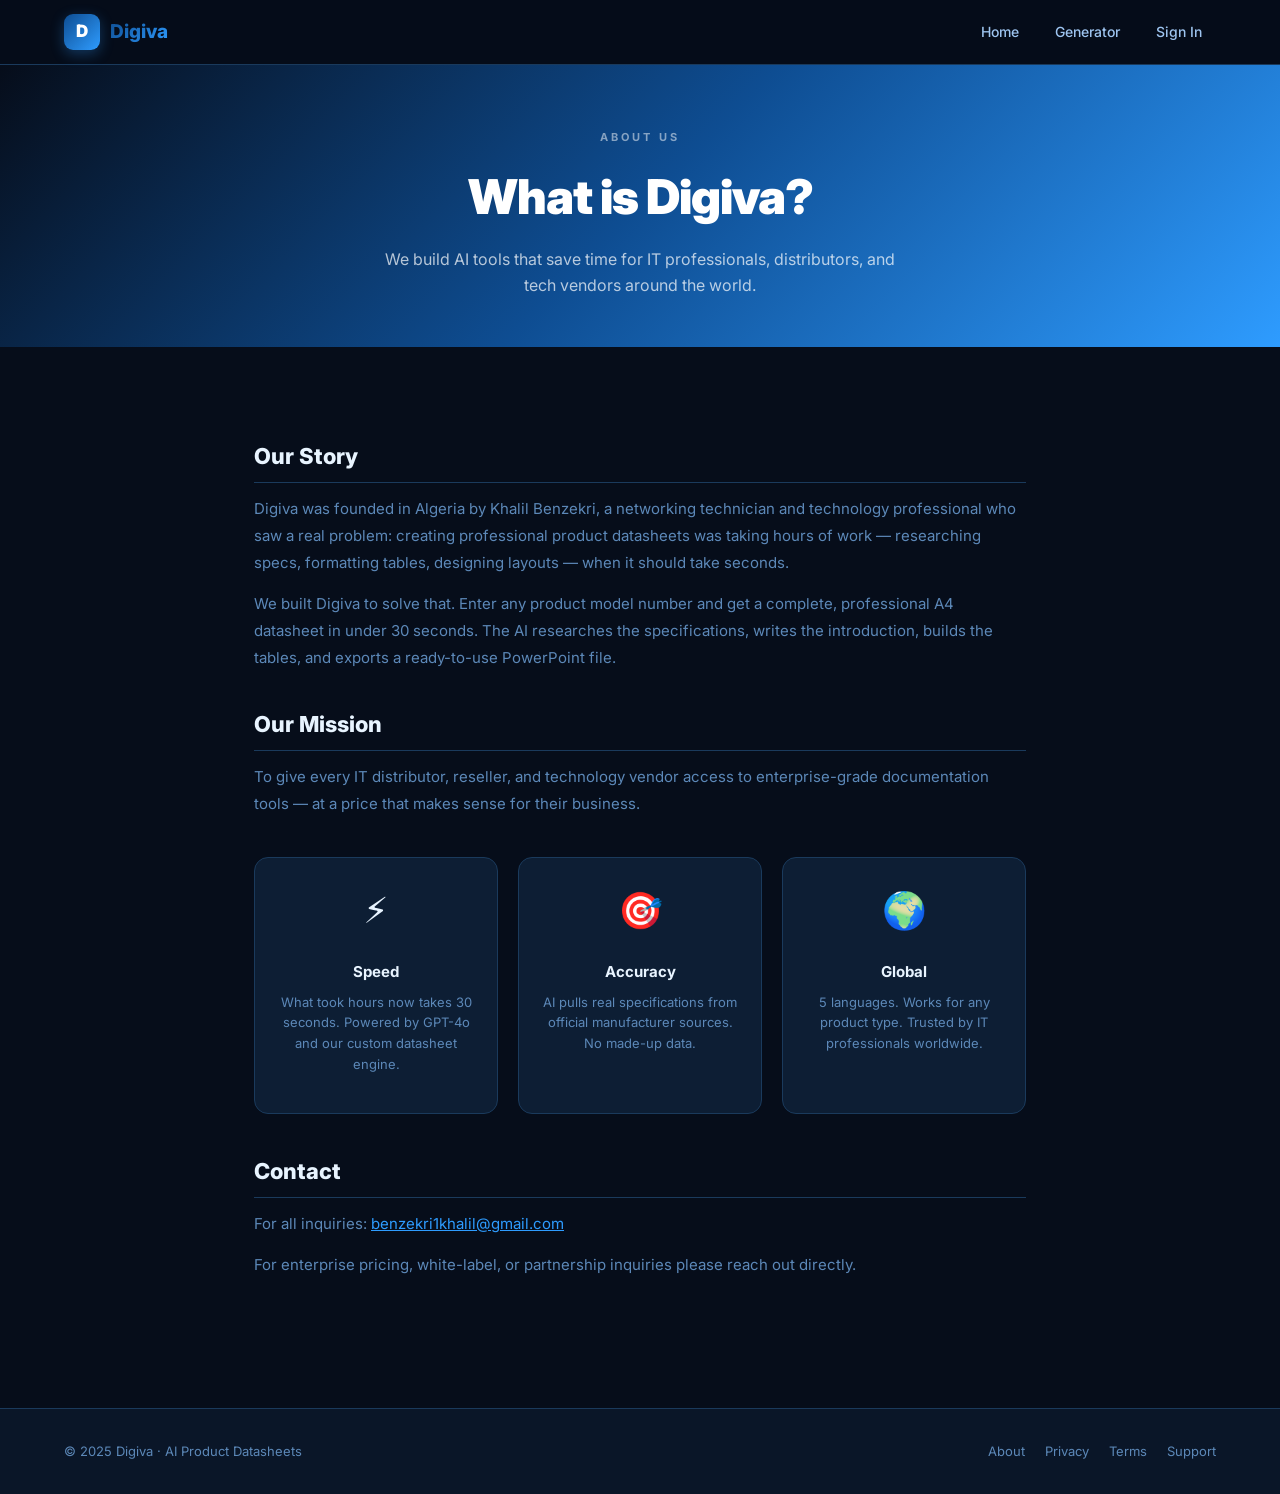
<file: about.html>
<!DOCTYPE html>
<html lang="en">
<head>
<meta charset="UTF-8"/><meta name="viewport" content="width=device-width,initial-scale=1"/>
<title>Digiva</title>
<link rel="stylesheet" href="digiva.css"/>
<style>
.page-hero{background:var(--grad);padding:64px 0 48px;text-align:center}
.page-hero h1{font-size:clamp(28px,4vw,48px);font-weight:900;color:#fff;letter-spacing:-1px;margin-bottom:12px}
.page-hero p{font-size:16px;color:rgba(255,255,255,.7);max-width:520px;margin:0 auto}
.content-wrap{max-width:820px;margin:0 auto;padding:56px 24px}
.prose h2{font-size:22px;font-weight:800;color:var(--text);margin:36px 0 12px;padding-bottom:8px;border-bottom:1px solid var(--border)}
.prose h3{font-size:16px;font-weight:700;color:var(--text2);margin:20px 0 8px}
.prose p{font-size:15px;color:var(--text3);line-height:1.8;margin-bottom:14px}
.prose ul{padding-left:20px;margin-bottom:14px}
.prose ul li{font-size:15px;color:var(--text3);line-height:1.8;margin-bottom:6px}
.prose a{color:var(--d5)}
.about-grid{display:grid;grid-template-columns:repeat(3,1fr);gap:20px;margin:40px 0}
.about-card{background:var(--card);border:1px solid var(--border);border-radius:14px;padding:24px;text-align:center}
.about-ic{font-size:36px;margin-bottom:12px}
.about-card h3{font-size:15px;font-weight:700;color:var(--text);margin-bottom:8px}
.about-card p{font-size:13px;color:var(--text3);line-height:1.6}
.support-grid{display:grid;grid-template-columns:1fr 1fr;gap:24px;margin-top:32px}
.donate-box{background:linear-gradient(135deg,rgba(240,180,41,.08),rgba(46,156,255,.08));border:1px solid rgba(240,180,41,.3);border-radius:16px;padding:28px;text-align:center}
.donate-ic{font-size:48px;margin-bottom:12px}
.donate-title{font-size:20px;font-weight:800;color:var(--text);margin-bottom:8px}
.donate-desc{font-size:14px;color:var(--text3);line-height:1.7;margin-bottom:20px}
.donate-amounts{display:flex;gap:8px;justify-content:center;flex-wrap:wrap;margin-bottom:16px}
.donate-amt{padding:8px 18px;border-radius:8px;background:rgba(46,156,255,.1);border:1px solid rgba(46,156,255,.2);color:var(--d5);font-size:14px;font-weight:700;cursor:pointer;transition:all .2s}
.donate-amt:hover,.donate-amt.selected{background:var(--d5);color:#fff;border-color:var(--d5)}
</style>
</head>
<body>
<div id="toast-container"></div>

<nav class="site-nav">
  <div class="site-nav-inner">
    <a class="site-logo" href="index.html">
      <div class="site-logo-mark">D</div>
      <span class="site-logo-text">Digiva</span>
    </a>
    <a class="site-nav-link" href="index.html">Home</a>
    <a class="site-nav-link" href="index.html#gen">Generator</a>
    <a class="site-nav-link" href="login.html">Sign In</a>
  </div>
</nav>

<!-- Content rendered by JS based on URL -->
<div id="page-content"></div>

<footer style="background:var(--bg2);border-top:1px solid var(--border);padding:32px 0;margin-top:60px">
  <div class="container" style="display:flex;align-items:center;justify-content:space-between;flex-wrap:wrap;gap:16px">
    <div style="font-size:13px;color:var(--text3)">© 2025 Digiva · AI Product Datasheets</div>
    <div style="display:flex;gap:20px">
      <a href="about.html" style="font-size:13px;color:var(--text3);text-decoration:none">About</a>
      <a href="privacy.html" style="font-size:13px;color:var(--text3);text-decoration:none">Privacy</a>
      <a href="terms.html" style="font-size:13px;color:var(--text3);text-decoration:none">Terms</a>
      <a href="support.html" style="font-size:13px;color:var(--text3);text-decoration:none">Support</a>
    </div>
  </div>
</footer>

<script src="digiva-core.js"></script>
<script>
const page = window.location.pathname.split('/').pop().replace('.html','');

const PAGES = {

about: `
<div class="page-hero">
  <div class="container">
    <div style="font-size:11px;font-weight:700;letter-spacing:3px;text-transform:uppercase;color:rgba(255,255,255,.5);margin-bottom:12px">About Us</div>
    <h1>What is Digiva?</h1>
    <p>We build AI tools that save time for IT professionals, distributors, and tech vendors around the world.</p>
  </div>
</div>
<div class="content-wrap">
  <div class="prose">
    <h2>Our Story</h2>
    <p>Digiva was founded in Algeria by Khalil Benzekri, a networking technician and technology professional who saw a real problem: creating professional product datasheets was taking hours of work — researching specs, formatting tables, designing layouts — when it should take seconds.</p>
    <p>We built Digiva to solve that. Enter any product model number and get a complete, professional A4 datasheet in under 30 seconds. The AI researches the specifications, writes the introduction, builds the tables, and exports a ready-to-use PowerPoint file.</p>
    <h2>Our Mission</h2>
    <p>To give every IT distributor, reseller, and technology vendor access to enterprise-grade documentation tools — at a price that makes sense for their business.</p>
    <div class="about-grid">
      <div class="about-card"><div class="about-ic">⚡</div><h3>Speed</h3><p>What took hours now takes 30 seconds. Powered by GPT-4o and our custom datasheet engine.</p></div>
      <div class="about-card"><div class="about-ic">🎯</div><h3>Accuracy</h3><p>AI pulls real specifications from official manufacturer sources. No made-up data.</p></div>
      <div class="about-card"><div class="about-ic">🌍</div><h3>Global</h3><p>5 languages. Works for any product type. Trusted by IT professionals worldwide.</p></div>
    </div>
    <h2>Contact</h2>
    <p>For all inquiries: <a href="mailto:benzekri1khalil@gmail.com">benzekri1khalil@gmail.com</a></p>
    <p>For enterprise pricing, white-label, or partnership inquiries please reach out directly.</p>
  </div>
</div>`,

privacy: `
<div class="page-hero">
  <div class="container">
    <h1>Privacy Policy</h1>
    <p>Last updated: January 2025</p>
  </div>
</div>
<div class="content-wrap">
  <div class="prose">
    <h2>1. Information We Collect</h2>
    <p>When you register for Digiva, we collect your name, email address, and password (stored as a secure hash). We do not collect payment information — all payments are processed by third-party providers (Gumroad, Lemon Squeezy) who have their own privacy policies.</p>
    <h2>2. How We Use Your Information</h2>
    <ul>
      <li>To create and manage your account</li>
      <li>To process your credit purchases and track usage</li>
      <li>To send transactional emails (account confirmation, support replies)</li>
      <li>To improve our service based on usage patterns</li>
    </ul>
    <h2>3. Data Storage</h2>
    <p>Your account data is currently stored in your browser's local storage. This means your data is stored on your own device. We do not operate external servers that store your personal information.</p>
    <h2>4. OpenAI API</h2>
    <p>When you generate a datasheet, your product query is sent to OpenAI's API to generate content. This is subject to OpenAI's privacy policy at openai.com/privacy. We do not store the content of your generations on our servers.</p>
    <h2>5. Cookies</h2>
    <p>We use session storage to keep you logged in during your browser session. We do not use advertising cookies or third-party tracking cookies.</p>
    <h2>6. Third-Party Services</h2>
    <p>We use the following third-party services: OpenAI (AI generation), Gumroad / Lemon Squeezy (payment processing). Each has their own privacy policy which governs their handling of your data.</p>
    <h2>7. Your Rights</h2>
    <ul>
      <li>Right to access: You can view all your data in your dashboard</li>
      <li>Right to deletion: Contact us to delete your account and all associated data</li>
      <li>Right to correction: Update your information at any time in your profile</li>
    </ul>
    <h2>8. Children's Privacy</h2>
    <p>Digiva is not directed at children under 13. We do not knowingly collect data from children.</p>
    <h2>9. Changes to This Policy</h2>
    <p>We may update this policy from time to time. Continued use of the service after changes constitutes acceptance.</p>
    <h2>10. Contact</h2>
    <p>For privacy questions: <a href="mailto:benzekri1khalil@gmail.com">benzekri1khalil@gmail.com</a></p>
  </div>
</div>`,

terms: `
<div class="page-hero">
  <div class="container">
    <h1>Terms of Service</h1>
    <p>Last updated: January 2025</p>
  </div>
</div>
<div class="content-wrap">
  <div class="prose">
    <h2>1. Acceptance of Terms</h2>
    <p>By using Digiva, you agree to these Terms of Service. If you do not agree, please do not use the service.</p>
    <h2>2. Description of Service</h2>
    <p>Digiva is an AI-powered product datasheet generation tool. Users purchase credits and use them to generate professional product datasheets in PowerPoint format.</p>
    <h2>3. User Accounts</h2>
    <ul>
      <li>You are responsible for maintaining the security of your account credentials</li>
      <li>You must provide accurate information when registering</li>
      <li>One account per person — sharing accounts is not permitted</li>
      <li>You must be at least 13 years old to use this service</li>
    </ul>
    <h2>4. Credits and Payments</h2>
    <ul>
      <li>Credits are non-refundable once purchased</li>
      <li>Credits expire 12 months from the date of purchase</li>
      <li>One credit is consumed per successful datasheet generation</li>
      <li>Credits are refunded automatically if a generation fails due to a system error</li>
      <li>Promo codes are for one-time use and cannot be combined</li>
    </ul>
    <h2>5. Acceptable Use</h2>
    <p>You agree not to:</p>
    <ul>
      <li>Use the service for any illegal purpose</li>
      <li>Attempt to reverse engineer or scrape the service</li>
      <li>Share or resell your account credentials</li>
      <li>Use generated content to misrepresent products</li>
      <li>Attempt to circumvent credit limits through automated means</li>
    </ul>
    <h2>6. AI-Generated Content</h2>
    <p>Datasheets are generated using AI (OpenAI GPT-4o). While we strive for accuracy, AI-generated content may contain errors. You are responsible for verifying all specifications before using datasheets commercially. Digiva is not liable for errors in AI-generated content.</p>
    <h2>7. Intellectual Property</h2>
    <p>The Digiva platform, design, and code are owned by Digiva. Generated datasheets are owned by the user who generated them. You retain full rights to use, modify, and distribute datasheets you generate.</p>
    <h2>8. Service Availability</h2>
    <p>We strive for high availability but do not guarantee uninterrupted service. We are not liable for downtime or service interruptions.</p>
    <h2>9. Limitation of Liability</h2>
    <p>Digiva's liability is limited to the amount you paid for credits in the 30 days prior to any claim. We are not liable for indirect, incidental, or consequential damages.</p>
    <h2>10. Changes to Terms</h2>
    <p>We reserve the right to modify these terms. Continued use after changes constitutes acceptance.</p>
    <h2>11. Governing Law</h2>
    <p>These terms are governed by Algerian law. Disputes will be resolved in Algerian courts.</p>
    <h2>12. Contact</h2>
    <p>For terms questions: <a href="mailto:benzekri1khalil@gmail.com">benzekri1khalil@gmail.com</a></p>
  </div>
</div>`,

support: `
<div class="page-hero">
  <div class="container">
    <h1>Support & Donations</h1>
    <p>We are here to help. Reach out anytime.</p>
  </div>
</div>
<div class="content-wrap">
  <div class="support-grid">
    <div>
      <div class="card">
        <div style="font-size:24px;margin-bottom:10px">💬</div>
        <div style="font-size:16px;font-weight:700;color:var(--text);margin-bottom:8px">Send a Message</div>
        <div style="font-size:13px;color:var(--text3);margin-bottom:16px">We typically reply within 24 hours.</div>
        <div class="inp-group"><label class="inp-label">Your Name</label><input class="inp" id="sup-name" placeholder="Your full name"/></div>
        <div class="inp-group"><label class="inp-label">Email</label><input class="inp" id="sup-email" type="email" placeholder="your@email.com"/></div>
        <div class="inp-group"><label class="inp-label">Subject</label><input class="inp" id="sup-sub" placeholder="What do you need help with?"/></div>
        <div class="inp-group"><label class="inp-label">Message</label><textarea class="inp" id="sup-msg" rows="5" style="resize:vertical" placeholder="Describe your issue..."></textarea></div>
        <button class="btn btn-primary" onclick="sendSupportMsg()">Send Message</button>
        <div id="sup-sent" style="display:none;margin-top:12px;color:var(--green);font-size:13px">✅ Message sent! We will reply to your email soon.</div>
      </div>
      <div class="card" style="margin-top:20px">
        <div style="font-size:14px;font-weight:700;color:var(--text);margin-bottom:10px">📧 Direct Contact</div>
        <div style="font-size:13px;color:var(--text3)">For urgent inquiries or enterprise questions:</div>
        <a href="mailto:benzekri1khalil@gmail.com" style="font-size:14px;color:var(--d5);display:block;margin-top:6px">benzekri1khalil@gmail.com</a>
      </div>
    </div>
    <div>
      <div class="donate-box">
        <div class="donate-ic">❤️</div>
        <div class="donate-title">Support Digiva</div>
        <div class="donate-desc">Digiva is built by one person to help IT professionals worldwide. If this tool saves you time and helps your business, consider supporting its development. Every contribution helps keep the service running and improving.</div>
        <div style="font-size:14px;font-weight:700;color:var(--text);margin-bottom:10px">Choose an amount:</div>
        <div class="donate-amounts">
          <div class="donate-amt" onclick="selectDonate(this,'5')">$5</div>
          <div class="donate-amt selected" onclick="selectDonate(this,'10')">$10</div>
          <div class="donate-amt" onclick="selectDonate(this,'25')">$25</div>
          <div class="donate-amt" onclick="selectDonate(this,'50')">$50</div>
        </div>
        <button class="btn btn-primary btn-full" onclick="doDonate()">❤️ Support Digiva</button>
        <div style="font-size:11px;color:var(--text3);margin-top:12px">Payments processed securely. Thank you for your support.</div>
      </div>
      <div class="card" style="margin-top:20px">
        <div style="font-size:14px;font-weight:700;color:var(--text);margin-bottom:10px">🚀 What your support funds</div>
        <ul style="list-style:none">
          <li style="font-size:13px;color:var(--text3);padding:6px 0;display:flex;gap:8px"><span>⚡</span>Server and API costs</li>
          <li style="font-size:13px;color:var(--text3);padding:6px 0;display:flex;gap:8px"><span>🔨</span>New features and improvements</li>
          <li style="font-size:13px;color:var(--text3);padding:6px 0;display:flex;gap:8px"><span>🌍</span>More language support</li>
          <li style="font-size:13px;color:var(--text3);padding:6px 0;display:flex;gap:8px"><span>📱</span>Mobile app development</li>
        </ul>
      </div>
    </div>
  </div>
</div>`

};

// Render the correct page
const content = PAGES[page] || PAGES['about'];
document.getElementById('page-content').innerHTML = content;
document.title = 'Digiva — ' + (page.charAt(0).toUpperCase() + page.slice(1));

function sendSupportMsg(){
  const name=document.getElementById('sup-name')?.value.trim();
  const email=document.getElementById('sup-email')?.value.trim();
  const sub=document.getElementById('sup-sub')?.value.trim();
  const msg=document.getElementById('sup-msg')?.value.trim();
  if(!name||!email||!msg){showToast('Please fill in all fields','err');return;}
  saveMessage(name,email,sub||'Support Request',msg);
  document.getElementById('sup-sent').style.display='block';
  showToast('Message sent ✓','ok');
}

let donateAmt='10';
function selectDonate(el,amt){
  document.querySelectorAll('.donate-amt').forEach(d=>d.classList.remove('selected'));
  el.classList.add('selected');
  donateAmt=amt;
}
function doDonate(){
  const cfg=getCfg();
  const link=cfg.donateLink||'';
  if(link&&link.startsWith('http')){window.open(link+'?amount='+donateAmt,'_blank');return;}
  showToast('Donation link not configured yet. Contact benzekri1khalil@gmail.com','ok');
}
</script>
</body>
</html>
</file>
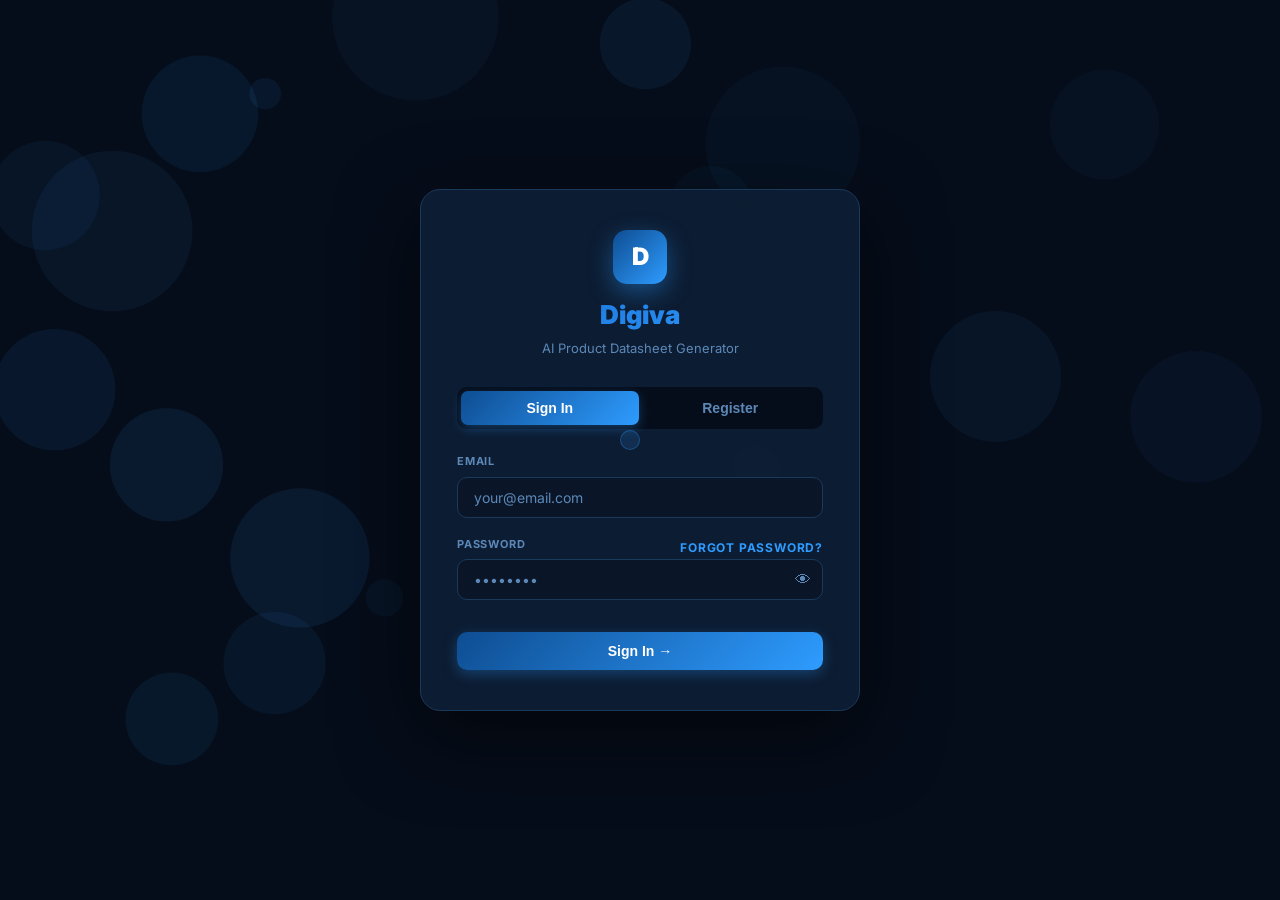
<file: dashboard.html>
<!DOCTYPE html>
<html lang="en">
<head>
<meta charset="UTF-8"/><meta name="viewport" content="width=device-width,initial-scale=1"/>
<title>Digiva — My Dashboard</title>
<link rel="stylesheet" href="digiva.css"/>
<style>
body{background:var(--bg)}
.dash-layout{display:grid;grid-template-columns:220px 1fr;min-height:100vh}
.dash-side{background:var(--bg2);border-right:1px solid var(--border);padding:24px 0;position:sticky;top:0;height:100vh;overflow-y:auto}
.dash-side-logo{padding:0 20px 20px;border-bottom:1px solid var(--border);margin-bottom:16px}
.dash-nav-item{display:flex;align-items:center;gap:10px;padding:10px 20px;cursor:pointer;color:var(--text2);font-size:13px;font-weight:500;transition:all .2s;text-decoration:none;border:none;background:none;width:100%}
.dash-nav-item:hover,.dash-nav-item.active{background:rgba(46,156,255,.1);color:var(--d5)}
.dash-main{padding:32px;background:var(--bg)}
.panel{display:none}.panel.active{display:block;animation:fadeUp .3s ease}
.profile-header{background:linear-gradient(135deg,var(--bg2),var(--bg3));border:1px solid var(--border);border-radius:16px;padding:28px;display:flex;align-items:center;gap:20px;margin-bottom:24px}
.profile-avatar{width:64px;height:64px;background:var(--grad2);border-radius:50%;display:flex;align-items:center;justify-content:center;font-size:26px;font-weight:900;color:#fff;flex-shrink:0}
.profile-name{font-size:22px;font-weight:800;color:var(--text)}
.profile-email{font-size:13px;color:var(--text3)}
.cred-display{margin-left:auto;text-align:center;background:rgba(46,156,255,.08);border:1px solid rgba(46,156,255,.2);border-radius:12px;padding:14px 20px}
.cred-num{font-size:36px;font-weight:900;background:var(--grad2);-webkit-background-clip:text;-webkit-text-fill-color:transparent;background-clip:text;line-height:1}
.cred-lbl{font-size:11px;color:var(--text3);font-weight:600;text-transform:uppercase;letter-spacing:.5px}
.hist-row{display:flex;align-items:center;gap:12px;padding:12px 16px;background:var(--card);border:1px solid var(--border);border-radius:10px;margin-bottom:8px;transition:border-color .2s}
.hist-row:hover{border-color:var(--d5)}
.hist-icon{width:36px;height:36px;background:rgba(46,156,255,.1);border-radius:8px;display:flex;align-items:center;justify-content:center;font-size:16px;flex-shrink:0}
</style>
</head>
<body>
<div id="toast-container"></div>
<div class="dash-layout">
  <div class="dash-side">
    <div class="dash-side-logo">
      <a href="index.html" style="display:flex;align-items:center;gap:8px;text-decoration:none">
        <div style="width:32px;height:32px;background:var(--grad2);border-radius:8px;display:flex;align-items:center;justify-content:center;font-size:15px;font-weight:900;color:#fff">D</div>
        <span style="font-size:17px;font-weight:800;background:var(--grad2);-webkit-background-clip:text;-webkit-text-fill-color:transparent;background-clip:text">Digiva</span>
      </a>
    </div>
    <button class="dash-nav-item active" onclick="showP('overview')">📊 Overview</button>
    <button class="dash-nav-item" onclick="showP('history')">📁 My Datasheets</button>
    <button class="dash-nav-item" onclick="showP('profile')">👤 My Profile</button>
    <button class="dash-nav-item" onclick="showP('credits')">🪙 Credits</button>
    <button class="dash-nav-item" onclick="showP('support')">💬 Support</button>
    <div style="margin-top:auto;padding:16px 20px;border-top:1px solid var(--border);margin-top:20px">
      <button class="btn btn-secondary btn-sm btn-full" onclick="logout()">🚪 Sign Out</button>
    </div>
  </div>

  <div class="dash-main">
    <!-- OVERVIEW -->
    <div class="panel active" id="p-overview">
      <div class="profile-header" id="profileHeader"></div>
      <div style="display:grid;grid-template-columns:repeat(3,1fr);gap:16px;margin-bottom:24px" id="overviewStats"></div>
      <div class="card"><div style="font-size:14px;font-weight:700;margin-bottom:14px">Recent Datasheets</div><div id="recentList"></div></div>
    </div>

    <!-- HISTORY -->
    <div class="panel" id="p-history">
      <div style="font-size:20px;font-weight:800;margin-bottom:20px">My Datasheets</div>
      <div id="historyList"></div>
    </div>

    <!-- PROFILE -->
    <div class="panel" id="p-profile">
      <div style="font-size:20px;font-weight:800;margin-bottom:20px">My Profile</div>
      <div class="card" style="max-width:500px">
        <div class="inp-group"><label class="inp-label">Full Name</label><input class="inp" id="p-name"/></div>
        <div class="inp-group"><label class="inp-label">Email</label><input class="inp" id="p-email" type="email"/></div>
        <hr class="form-divider"/>
        <div class="inp-group"><label class="inp-label">New Password</label><input class="inp" id="p-pass" type="password" placeholder="Leave blank to keep current"/></div>
        <div class="inp-group"><label class="inp-label">Confirm Password</label><input class="inp" id="p-pass2" type="password"/></div>
        <button class="btn btn-primary" onclick="saveProfile()">Save Changes</button>
      </div>
    </div>

    <!-- CREDITS -->
    <div class="panel" id="p-credits">
      <div style="font-size:20px;font-weight:800;margin-bottom:20px">Buy Credits</div>
      <div style="display:grid;grid-template-columns:repeat(3,1fr);gap:16px" id="plansGrid"></div>
      <div class="card" style="margin-top:20px;max-width:420px">
        <div style="font-size:14px;font-weight:700;margin-bottom:12px">🎟 Have a Promo Code?</div>
        <div style="display:flex;gap:10px">
          <input class="inp" id="promo-inp" placeholder="Enter code..."/>
          <button class="btn btn-primary" onclick="applyPromo()">Apply</button>
        </div>
        <div id="promo-msg" style="font-size:13px;margin-top:8px"></div>
      </div>
    </div>

    <!-- SUPPORT -->
    <div class="panel" id="p-support">
      <div style="font-size:20px;font-weight:800;margin-bottom:20px">Support</div>
      <div class="card" style="max-width:560px">
        <div class="inp-group"><label class="inp-label">Subject</label><input class="inp" id="msg-sub" placeholder="What do you need help with?"/></div>
        <div class="inp-group"><label class="inp-label">Message</label><textarea class="inp" id="msg-body" rows="5" style="resize:vertical" placeholder="Describe your issue or question..."></textarea></div>
        <button class="btn btn-primary" onclick="sendSupport()">Send Message</button>
        <div id="msg-sent" style="display:none;margin-top:12px;color:var(--green);font-size:13px">✅ Message sent! We'll reply to your email soon.</div>
      </div>
    </div>
  </div>
</div>

<script src="digiva-core.js"></script>
<script>
requireAuth();
const me = currentUser();

function showP(id){
  document.querySelectorAll('.panel').forEach(p=>p.classList.remove('active'));
  document.querySelectorAll('.dash-nav-item').forEach(n=>n.classList.remove('active'));
  document.getElementById('p-'+id).classList.add('active');
  event.currentTarget.classList.add('active');
  if(id==='overview') renderOverview();
  if(id==='history') renderHistory();
  if(id==='profile') loadProfile();
  if(id==='credits') renderPlans();
}

function renderOverview(){
  const user = currentUser();
  document.getElementById('profileHeader').innerHTML=`
    <div class="profile-avatar">${(user.name||'?')[0].toUpperCase()}</div>
    <div><div class="profile-name">${user.name}</div><div class="profile-email">${user.email}</div><div style="margin-top:6px"><span class="badge badge-blue">${user.role||'user'}</span></div></div>
    <div class="cred-display"><div class="cred-num">${user.credits||0}</div><div class="cred-lbl">Credits</div></div>`;
  const hist = user.history||[];
  document.getElementById('overviewStats').innerHTML=`
    <div class="card-sm"><div style="font-size:26px;font-weight:900;color:var(--d5)">${hist.length}</div><div style="font-size:12px;color:var(--text3);margin-top:4px">Total Generated</div></div>
    <div class="card-sm"><div style="font-size:26px;font-weight:900;color:var(--green)">${user.credits||0}</div><div style="font-size:12px;color:var(--text3);margin-top:4px">Credits Left</div></div>
    <div class="card-sm"><div style="font-size:26px;font-weight:900;color:var(--gold)">${hist.filter(h=>h.ok).length}</div><div style="font-size:12px;color:var(--text3);margin-top:4px">Successful</div></div>`;
  const recent = hist.slice(0,5);
  document.getElementById('recentList').innerHTML = recent.length ? recent.map(h=>`
    <div class="hist-row">
      <div class="hist-icon">📄</div>
      <div style="flex:1"><div style="font-size:13px;font-weight:600;color:var(--text)">${h.code}</div><div style="font-size:11px;color:var(--text3)">${h.category||'—'} · ${new Date(h.time).toLocaleDateString()}</div></div>
      ${h.url?`<a href="${h.url}" download="${h.fname||'datasheet.pptx'}" class="btn btn-primary btn-sm">⬇ Download</a>`:''}
    </div>`).join('') : '<div style="color:var(--text3);font-size:13px;padding:16px 0">No datasheets yet. <a href="index.html" style="color:var(--d5)">Generate your first one →</a></div>';
}

function renderHistory(){
  const user=currentUser();
  const hist=user.history||[];
  document.getElementById('historyList').innerHTML=hist.length?hist.map(h=>`
    <div class="hist-row">
      <div class="hist-icon">📄</div>
      <div style="flex:1"><div style="font-size:13px;font-weight:600">${h.code}</div><div style="font-size:11px;color:var(--text3)">${h.category||'—'} · ${new Date(h.time).toLocaleString()}</div></div>
      <span class="badge ${h.ok?'badge-green':'badge-red'}">${h.ok?'Done':'Error'}</span>
      ${h.url?`<a href="${h.url}" download="${h.fname||'datasheet.pptx'}" class="btn btn-primary btn-sm">⬇ PPTX</a>`:''}
    </div>`).join(''):'<div style="color:var(--text3);font-size:13px;text-align:center;padding:40px">No datasheets yet. <a href="index.html" style="color:var(--d5)">Generate one →</a></div>';
}

function loadProfile(){
  document.getElementById('p-name').value=me.name||'';
  document.getElementById('p-email').value=me.email||'';
}

function saveProfile(){
  const name=document.getElementById('p-name').value.trim();
  const pass=document.getElementById('p-pass').value;
  const pass2=document.getElementById('p-pass2').value;
  if(pass&&pass!==pass2){showToast('Passwords do not match','err');return;}
  const update={name};
  if(pass) update.passwordHash=simpleHash(pass);
  updateUser(me.id,update);
  showToast('Profile saved ✓','ok');
}

function renderPlans(){
  const cfg=getCfg();
  const plans=cfg.plans||DEFAULT_CFG.plans;
  const links=cfg.planLinks||{};
  const keys=['starter','pro','business'];
  document.getElementById('plansGrid').innerHTML=plans.map((p,i)=>`
    <div class="card" style="text-align:center">
      <div style="font-size:11px;font-weight:700;letter-spacing:2px;text-transform:uppercase;color:var(--text3);margin-bottom:8px">${p.name}</div>
      <div style="font-size:42px;font-weight:900;color:var(--text);letter-spacing:-2px;line-height:1;margin-bottom:4px"><sup style="font-size:18px;vertical-align:top;margin-top:8px">$</sup>${p.price}</div>
      <div style="font-size:13px;color:var(--text3);margin-bottom:16px">${p.credits} datasheets</div>
      <ul style="list-style:none;text-align:left;margin-bottom:20px">${(p.feats||[]).map(f=>`<li style="font-size:13px;color:var(--text2);padding:4px 0;display:flex;gap:8px"><span style="color:var(--green)">✓</span>${f}</li>`).join('')}</ul>
      <button class="btn btn-primary btn-full" onclick="buyPlan('${keys[i]}','${links[keys[i]]||''}',${p.credits})">Buy ${p.name}</button>
    </div>`).join('');
}

function buyPlan(plan,link,credits){
  if(link&&link.startsWith('http')){window.open(link,'_blank');showToast('Redirecting to payment...','ok');return;}
  showToast('Payment not configured yet. Contact support.','err');
}

function applyPromo(){
  const code=document.getElementById('promo-inp').value.trim().toUpperCase();
  const cfg=getCfg();
  const promos=cfg.promoCodes||{};
  const msg=document.getElementById('promo-msg');
  if(promos[code]){
    const bonus=promos[code];
    const user=currentUser();
    updateUser(user.id,{credits:(user.credits||0)+bonus});
    msg.style.color='var(--green)';
    msg.textContent='✓ +'+bonus+' credits added!';
    showToast('+'+bonus+' credits added ✓','ok');
  } else {
    msg.style.color='var(--red)';
    msg.textContent='✗ Invalid or expired code.';
  }
}

function sendSupport(){
  const sub=document.getElementById('msg-sub').value.trim();
  const body=document.getElementById('msg-body').value.trim();
  const user=currentUser();
  if(!sub||!body){showToast('Please fill in subject and message','err');return;}
  saveMessage(user.name,user.email,sub,body);
  document.getElementById('msg-sent').style.display='block';
  document.getElementById('msg-sub').value='';
  document.getElementById('msg-body').value='';
  showToast('Message sent ✓','ok');
}

renderOverview();
</script>
</body>
</html>
</file>
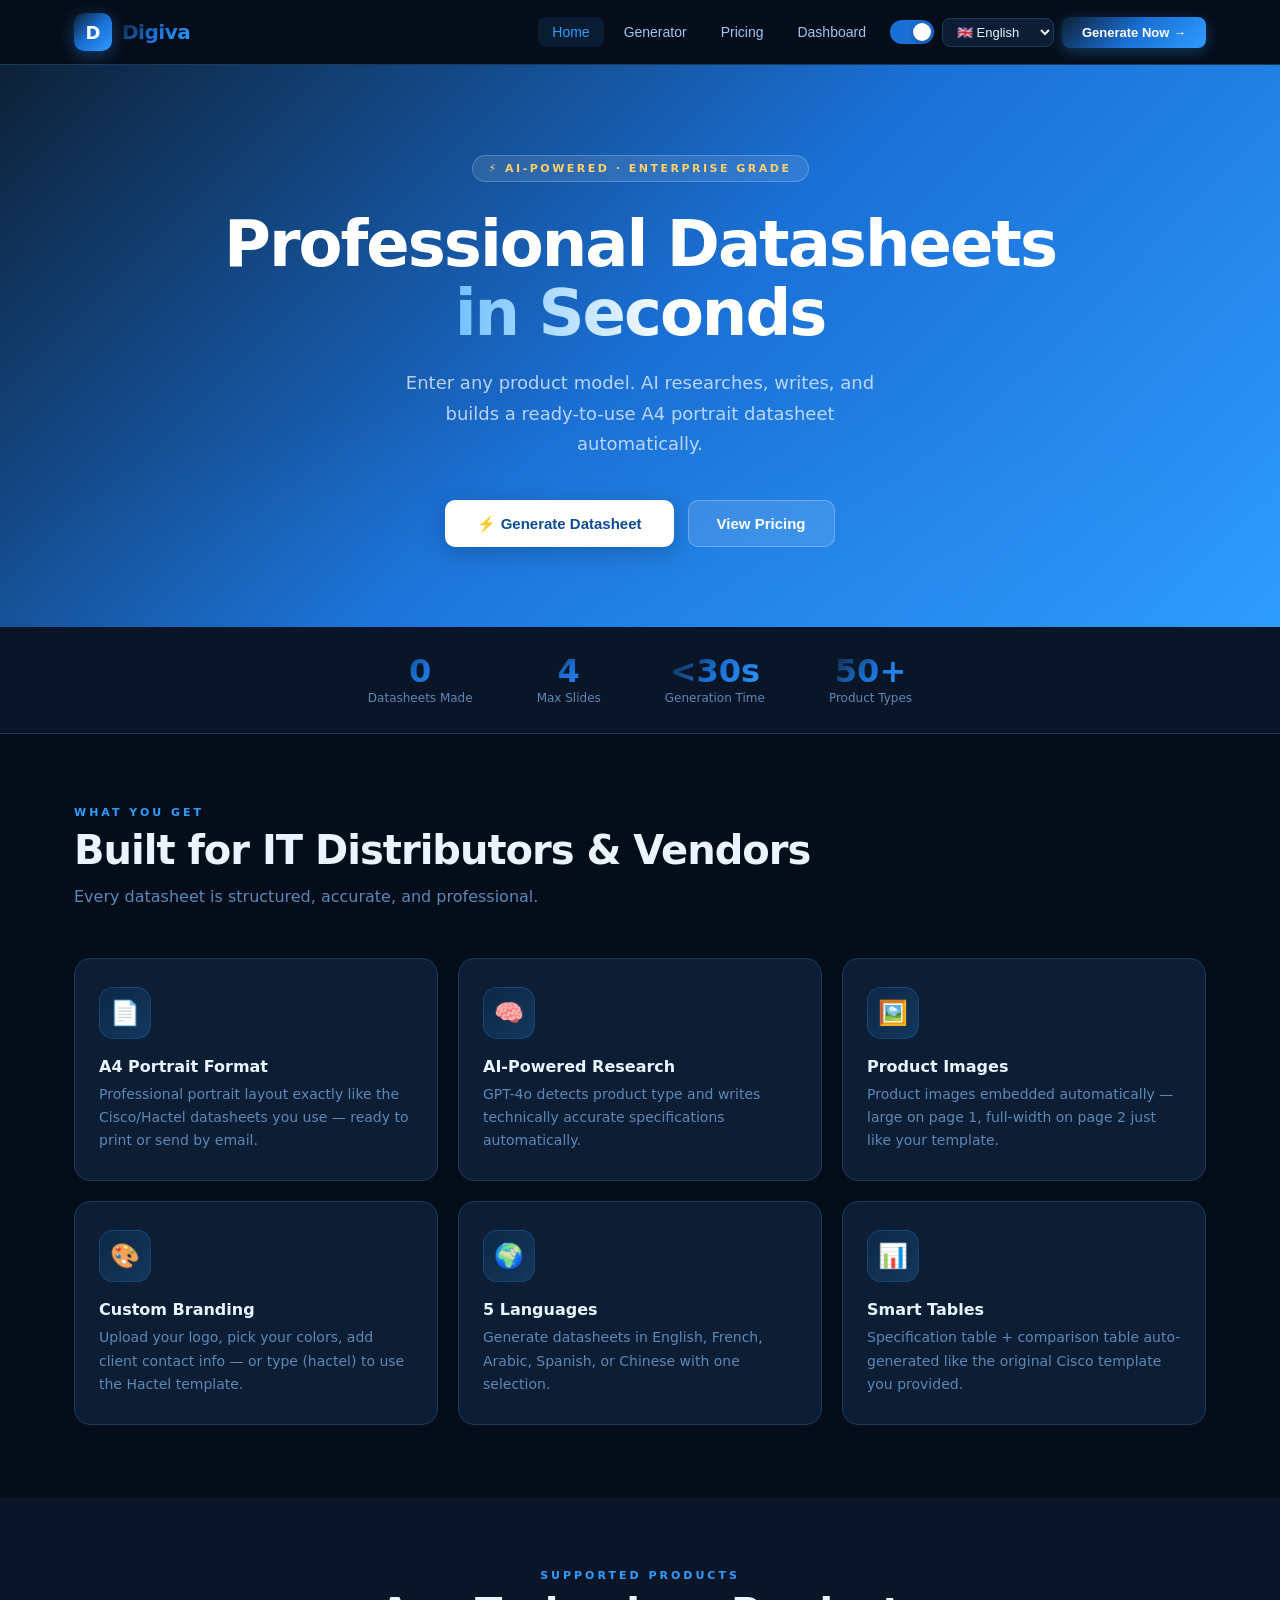
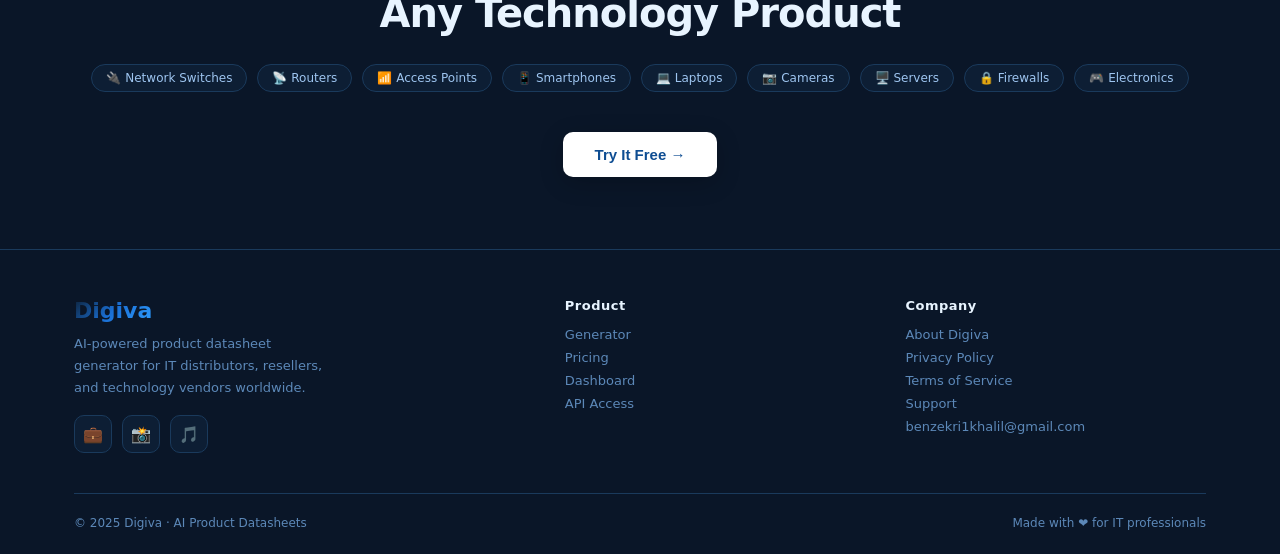
<file: index.html.html>
<!DOCTYPE html>
<html lang="en" data-theme="dark" data-lang="en">
<head>
<meta charset="UTF-8"/>
<meta name="viewport" content="width=device-width,initial-scale=1"/>
<title>Digiva — AI Product Datasheets</title>
<style>
/* ═══════════════════════════════════════════════
   DIGIVA DESIGN SYSTEM
═══════════════════════════════════════════════ */
:root{
  --d1:#060D1A;--d2:#0A1628;--d3:#0E4D92;--d4:#1A6FD4;--d5:#2E9CFF;--d6:#72C1FF;
  --gold:#F0B429;--gold2:#FFD166;
  --bg:#F0F6FF;--bg2:#FFFFFF;--bg3:#E4EFFE;
  --text:#0A1628;--text2:#2C4770;--text3:#5A7BA8;
  --border:#C5D9F2;--card:#FFFFFF;--nav:#FFFFFF;--navt:#0A1628;
  --shadow:rgba(10,22,40,.10);
  --grad:linear-gradient(135deg,#0D2137 0%,#1A6FD4 50%,#2E9CFF 100%);
}
[data-theme="dark"]{
  --bg:#060D1A;--bg2:#0A1628;--bg3:#0D1E34;
  --text:#E8F4FF;--text2:#9EC5F0;--text3:#5C88B8;
  --border:#1A3A5C;--card:#0D1E34;--nav:#060D1A;--navt:#E8F4FF;
  --shadow:rgba(0,0,0,.4);
}
*,*::before,*::after{box-sizing:border-box;margin:0;padding:0}
html{font-size:16px;scroll-behavior:smooth}
body{font-family:'Inter',system-ui,sans-serif;background:var(--bg);color:var(--text);min-height:100vh;transition:background .3s,color .3s}
::-webkit-scrollbar{width:6px}
::-webkit-scrollbar-track{background:var(--bg2)}
::-webkit-scrollbar-thumb{background:var(--d4);border-radius:3px}

/* NAV */
nav{background:var(--nav);border-bottom:1px solid var(--border);position:sticky;top:0;z-index:200;backdrop-filter:blur(20px);transition:background .3s}
.nav-inner{max-width:1180px;margin:0 auto;display:flex;align-items:center;gap:6px;height:64px;padding:0 24px}
.nav-logo{display:flex;align-items:center;gap:10px;text-decoration:none;margin-right:auto}
.nav-logo-mark{width:38px;height:38px;background:var(--grad);border-radius:10px;display:flex;align-items:center;justify-content:center;font-size:18px;font-weight:900;color:#fff;box-shadow:0 4px 16px rgba(46,156,255,.35);transition:transform .2s;flex-shrink:0}
.nav-logo-mark:hover{transform:scale(1.07)}
.nav-logo-text{font-size:20px;font-weight:800;color:var(--navt);letter-spacing:-.5px}
.nav-logo-text span{background:var(--grad);-webkit-background-clip:text;-webkit-text-fill-color:transparent;background-clip:text}
.nav-link{color:var(--text2);font-size:14px;font-weight:500;padding:7px 14px;border-radius:8px;border:none;background:none;cursor:pointer;transition:all .2s;white-space:nowrap}
.nav-link:hover,.nav-link.active{color:var(--d5);background:rgba(46,156,255,.1)}
.nav-controls{display:flex;align-items:center;gap:8px;margin-left:4px}
.theme-btn{width:44px;height:24px;border-radius:12px;background:var(--border);border:none;cursor:pointer;position:relative;transition:background .3s;flex-shrink:0}
[data-theme="dark"] .theme-btn{background:var(--d4)}
.theme-btn::after{content:'';position:absolute;top:3px;left:3px;width:18px;height:18px;border-radius:50%;background:#fff;transition:transform .3s;box-shadow:0 1px 4px rgba(0,0,0,.3)}
[data-theme="dark"] .theme-btn::after{transform:translateX(20px)}
.lang-sel{background:var(--bg3);border:1px solid var(--border);color:var(--text);font-size:13px;font-weight:500;padding:5px 10px;border-radius:8px;cursor:pointer;outline:none;transition:all .2s}
.lang-sel:focus{border-color:var(--d5)}
.btn-navcta{background:var(--grad);color:#fff;font-size:13px;font-weight:700;padding:8px 20px;border-radius:8px;border:none;cursor:pointer;transition:opacity .2s,transform .15s;white-space:nowrap;box-shadow:0 4px 14px rgba(46,156,255,.3)}
.btn-navcta:hover{opacity:.9;transform:translateY(-1px)}

/* PAGES */
.page{display:none}.page.active{display:block;animation:fadeUp .3s ease}
@keyframes fadeUp{from{opacity:0;transform:translateY(10px)}to{opacity:1;transform:none}}

/* HERO */
.hero{background:var(--grad);padding:90px 0 80px;text-align:center;position:relative;overflow:hidden}
.hero::before{content:'';position:absolute;inset:0;background:radial-gradient(ellipse 80% 60% at 50% 100%,rgba(46,156,255,.18) 0%,transparent 70%);pointer-events:none}
.hero-badge{display:inline-flex;align-items:center;gap:8px;background:rgba(255,255,255,.1);border:1px solid rgba(255,255,255,.2);color:var(--gold2);font-size:11px;font-weight:700;letter-spacing:2.5px;text-transform:uppercase;padding:6px 16px;border-radius:20px;margin-bottom:28px}
.hero h1{font-size:clamp(34px,5.5vw,64px);font-weight:900;color:#fff;line-height:1.08;letter-spacing:-2px;margin-bottom:20px}
.hero h1 .gr{background:linear-gradient(90deg,#72C1FF,#fff 60%);-webkit-background-clip:text;-webkit-text-fill-color:transparent;background-clip:text}
.hero-sub{font-size:18px;color:rgba(255,255,255,.7);max-width:520px;margin:0 auto 40px;line-height:1.7}
.hero-btns{display:flex;gap:14px;justify-content:center;flex-wrap:wrap}
.btn-hp{background:#fff;color:var(--d3);font-size:15px;font-weight:700;padding:14px 32px;border-radius:10px;border:none;cursor:pointer;transition:transform .15s,box-shadow .2s;box-shadow:0 6px 24px rgba(0,0,0,.2);display:inline-flex;align-items:center;gap:8px}
.btn-hp:hover{transform:translateY(-2px);box-shadow:0 10px 32px rgba(0,0,0,.25)}
.btn-hs{background:rgba(255,255,255,.12);color:#fff;font-size:15px;font-weight:600;padding:14px 28px;border-radius:10px;border:1.5px solid rgba(255,255,255,.25);cursor:pointer;transition:background .2s;display:inline-flex;align-items:center;gap:8px}
.btn-hs:hover{background:rgba(255,255,255,.2)}
.particle{position:absolute;border-radius:50%;background:rgba(255,255,255,.06);animation:float linear infinite;pointer-events:none}
@keyframes float{0%{transform:translateY(100%) scale(0);opacity:0}10%{opacity:1}90%{opacity:.5}100%{transform:translateY(-20vh) scale(1);opacity:0}}

/* STATS */
.stats-row{background:var(--bg2);border-bottom:1px solid var(--border);padding:28px 0}
.stats-inner{max-width:1180px;margin:0 auto;padding:0 24px;display:flex;justify-content:center;gap:64px;flex-wrap:wrap}
.stat{text-align:center}
.stat-n{font-size:32px;font-weight:900;background:var(--grad);-webkit-background-clip:text;-webkit-text-fill-color:transparent;background-clip:text;line-height:1}
.stat-l{font-size:12px;color:var(--text3);font-weight:500;margin-top:4px}

/* SECTION */
.section{padding:72px 0}.section.alt{background:var(--bg2)}
.container{max-width:1180px;margin:0 auto;padding:0 24px}
.sec-eye{font-size:11px;font-weight:700;letter-spacing:3px;text-transform:uppercase;color:var(--d5);margin-bottom:8px}
.sec-h{font-size:clamp(26px,4vw,40px);font-weight:800;color:var(--text);letter-spacing:-1px;line-height:1.15;margin-bottom:10px}
.sec-sub{font-size:16px;color:var(--text3);margin-bottom:48px;line-height:1.7}

/* FEAT GRID */
.feat-grid{display:grid;grid-template-columns:repeat(3,1fr);gap:20px}
.feat-card{background:var(--card);border:1px solid var(--border);border-radius:16px;padding:28px 24px;transition:transform .2s,box-shadow .2s,border-color .2s;cursor:default}
.feat-card:hover{transform:translateY(-4px);box-shadow:0 12px 40px var(--shadow);border-color:var(--d5)}
.feat-ic{width:52px;height:52px;border-radius:14px;background:linear-gradient(135deg,rgba(14,77,146,.2),rgba(46,156,255,.2));border:1px solid rgba(46,156,255,.2);display:flex;align-items:center;justify-content:center;font-size:24px;margin-bottom:18px}
.feat-card h4{font-size:16px;font-weight:700;color:var(--text);margin-bottom:7px}
.feat-card p{font-size:14px;color:var(--text3);line-height:1.65}

/* GENERATOR */
.gen-wrap{max-width:800px;margin:0 auto}
.gen-card{background:var(--card);border:1px solid var(--border);border-radius:20px;overflow:hidden;box-shadow:0 8px 48px var(--shadow)}
.gen-hd{background:var(--grad);padding:24px 32px;display:flex;align-items:center;gap:14px}
.gen-hd-ic{width:46px;height:46px;background:rgba(255,255,255,.15);border-radius:12px;display:flex;align-items:center;justify-content:center;font-size:22px;flex-shrink:0}
.gen-hd h3{font-size:18px;font-weight:700;color:#fff}
.gen-hd p{font-size:13px;color:rgba(255,255,255,.65);margin-top:2px}
.gen-body{padding:32px}

/* CREDITS */
.cred-row{display:flex;align-items:center;gap:14px;background:var(--bg3);border:1px solid var(--border);border-radius:12px;padding:14px 18px;margin-bottom:24px}
.cred-ic{font-size:24px}
.cred-txt{flex:1}
.cred-lbl{font-size:11px;font-weight:600;color:var(--text3);text-transform:uppercase;letter-spacing:.5px}
.cred-val{font-size:20px;font-weight:800;color:var(--text)}
.cred-track{flex:1;height:7px;background:var(--border);border-radius:4px;overflow:hidden}
.cred-fill{height:100%;background:var(--grad);border-radius:4px;transition:width .4s}
.btn-cred{background:var(--gold);color:#0A1628;font-size:12px;font-weight:800;padding:7px 16px;border-radius:8px;border:none;cursor:pointer;transition:opacity .2s;white-space:nowrap}
.btn-cred:hover{opacity:.85}

/* API KEY */
.api-row{display:flex;gap:10px;margin-bottom:12px}
.api-inp{flex:1;padding:11px 16px;border:1.5px solid var(--border);border-radius:10px;font-size:14px;font-family:monospace;background:var(--bg);color:var(--text);outline:none;transition:border-color .2s}
.api-inp:focus{border-color:var(--d5)}
.btn-save{background:var(--d4);color:#fff;font-size:13px;font-weight:700;padding:11px 22px;border-radius:10px;border:none;cursor:pointer;white-space:nowrap;transition:background .2s}
.btn-save:hover{background:var(--d3)}
.api-hint{font-size:12px;color:var(--text3)}
.api-hint a{color:var(--d5)}

/* EXAMPLES */
.ex-lbl{font-size:12px;font-weight:600;color:var(--text3);margin-bottom:8px;text-transform:uppercase;letter-spacing:.5px}
.examples{display:flex;flex-wrap:wrap;gap:8px;margin-bottom:28px}
.ex-chip{padding:6px 14px;border-radius:20px;background:var(--bg3);border:1px solid var(--border);font-size:12px;color:var(--text2);cursor:pointer;font-weight:500;transition:all .15s}
.ex-chip:hover{background:rgba(46,156,255,.1);border-color:var(--d5);color:var(--d5)}

/* DS LANG */
.dslang-row{display:flex;gap:10px;align-items:center;margin-bottom:20px}
.dslang-lbl{font-size:12px;font-weight:600;color:var(--text3);white-space:nowrap}
.dslang-sel{flex:1;padding:9px 14px;border:1.5px solid var(--border);border-radius:10px;font-size:13px;background:var(--bg);color:var(--text);outline:none;cursor:pointer}
.dslang-sel:focus{border-color:var(--d5)}

/* BIG INPUT */
.inp-row{display:flex;gap:12px;margin-bottom:20px;flex-wrap:wrap}
.inp-wrap{flex:1;min-width:200px;position:relative}
.inp-lbl{position:absolute;top:-10px;left:14px;background:var(--card);padding:0 6px;font-size:10px;font-weight:700;letter-spacing:.8px;color:var(--d5);text-transform:uppercase}
.big-inp{width:100%;padding:14px 18px;border:2px solid var(--border);border-radius:12px;font-size:16px;font-family:inherit;background:var(--bg);color:var(--text);outline:none;transition:border-color .2s,box-shadow .2s}
.big-inp:focus{border-color:var(--d5);box-shadow:0 0 0 4px rgba(46,156,255,.12)}
.big-inp::placeholder{color:var(--text3)}
.btn-gen{background:var(--grad);color:#fff;font-size:15px;font-weight:700;padding:14px 30px;border-radius:12px;border:none;cursor:pointer;white-space:nowrap;display:flex;align-items:center;gap:8px;box-shadow:0 6px 20px rgba(46,156,255,.35);transition:opacity .2s,transform .15s;flex-shrink:0}
.btn-gen:hover:not(:disabled){opacity:.9;transform:translateY(-1px)}
.btn-gen:disabled{background:#555;box-shadow:none;cursor:not-allowed;transform:none}

/* CUSTOM PANEL */
.custom-panel{background:var(--bg3);border:1px solid var(--border);border-radius:14px;padding:20px;margin-bottom:20px}
.custom-title{font-size:13px;font-weight:700;color:var(--text);margin-bottom:16px;display:flex;align-items:center;gap:8px}
.custom-grid{display:grid;grid-template-columns:1fr 1fr;gap:14px}
.fg{display:flex;flex-direction:column;gap:6px}
.fg-lbl{font-size:11px;font-weight:600;color:var(--text3);text-transform:uppercase;letter-spacing:.5px}
.fg-inp{padding:9px 14px;border:1.5px solid var(--border);border-radius:8px;font-size:13px;background:var(--bg);color:var(--text);outline:none;transition:border-color .2s;font-family:inherit}
.fg-inp:focus{border-color:var(--d5)}
.fg-ta{padding:9px 14px;border:1.5px solid var(--border);border-radius:8px;font-size:12px;background:var(--bg);color:var(--text);outline:none;resize:vertical;min-height:70px;font-family:inherit;transition:border-color .2s}
.fg-ta:focus{border-color:var(--d5)}
.col-row{display:flex;gap:10px;align-items:center}
.col-pick{width:38px;height:38px;border-radius:8px;border:2px solid var(--border);cursor:pointer;padding:2px;background:transparent}
.col-hex{flex:1;padding:8px 12px;border:1.5px solid var(--border);border-radius:8px;font-size:13px;font-family:monospace;background:var(--bg);color:var(--text);outline:none}
.col-hex:focus{border-color:var(--d5)}
.style-toggle{display:flex;gap:8px}
.style-btn{flex:1;padding:8px 12px;border-radius:8px;border:1.5px solid var(--border);font-size:12px;font-weight:600;background:var(--bg);color:var(--text3);cursor:pointer;transition:all .15s;text-align:center}
.style-btn.active{background:rgba(46,156,255,.15);border-color:var(--d5);color:var(--d5)}
.logo-drop{border:2px dashed var(--border);border-radius:10px;padding:16px;text-align:center;cursor:pointer;transition:border-color .2s,background .2s;font-size:13px;color:var(--text3);background:var(--bg)}
.logo-drop:hover{border-color:var(--d5);background:rgba(46,156,255,.05)}
.logo-drop.has-logo{border-style:solid;border-color:var(--d5);color:var(--d5)}

/* PROGRESS */
.prog-box{background:var(--bg3);border:1px solid var(--border);border-radius:12px;padding:20px 24px;display:none;margin-top:4px}
.prog-box.show{display:block}
.prog-step{display:flex;align-items:center;gap:12px;padding:7px 0;font-size:14px;color:var(--text3);transition:color .3s}
.prog-step.done{color:#22C55E}
.prog-step.active{color:var(--text);font-weight:600}
.step-dot{width:24px;height:24px;border-radius:50%;flex-shrink:0;background:var(--border);display:flex;align-items:center;justify-content:center;font-size:11px;font-weight:700;color:var(--text3);transition:all .3s}
.prog-step.done .step-dot{background:#22C55E;color:#fff}
.prog-step.active .step-dot{background:var(--d5);color:#fff;animation:pulse 1.2s infinite}
@keyframes pulse{0%,100%{box-shadow:0 0 0 0 rgba(46,156,255,.4)}50%{box-shadow:0 0 0 8px rgba(46,156,255,0)}}

/* RESULT / ERROR */
.res-box{background:rgba(34,197,94,.08);border:1px solid rgba(34,197,94,.3);border-radius:14px;padding:22px;display:none;margin-top:14px}
.res-box.show{display:block;animation:fadeUp .3s ease}
.res-hd{display:flex;align-items:center;gap:12px;margin-bottom:16px}
.res-ic{font-size:30px}
.res-title{font-size:17px;font-weight:700;color:#22C55E}
.res-meta{font-size:13px;color:var(--text3);margin-top:3px}
.res-acts{display:flex;gap:10px;flex-wrap:wrap}
.btn-dl{background:#22C55E;color:#fff;font-size:14px;font-weight:700;padding:11px 24px;border-radius:10px;border:none;cursor:pointer;display:inline-flex;align-items:center;gap:7px;text-decoration:none;transition:opacity .2s}
.btn-dl:hover{opacity:.85}
.btn-act{background:var(--bg3);color:var(--text2);font-size:14px;font-weight:500;padding:11px 20px;border-radius:10px;border:1px solid var(--border);cursor:pointer;display:flex;align-items:center;gap:7px;transition:background .2s}
.btn-act:hover{background:var(--bg)}
.err-box{background:rgba(239,68,68,.08);border:1px solid rgba(239,68,68,.3);border-radius:10px;padding:16px 20px;display:none;margin-top:12px;font-size:14px;color:#EF4444}
.err-box.show{display:block}

/* PRICING */
.price-grid{display:grid;grid-template-columns:repeat(3,1fr);gap:22px;margin-top:48px}
.price-card{background:var(--card);border:2px solid var(--border);border-radius:20px;padding:36px 28px;position:relative;transition:transform .2s,box-shadow .2s}
.price-card:hover{transform:translateY(-4px);box-shadow:0 16px 50px var(--shadow)}
.price-card.pop{border-color:var(--d5);box-shadow:0 0 0 4px rgba(46,156,255,.08)}
.price-badge{position:absolute;top:-14px;left:50%;transform:translateX(-50%);background:var(--grad);color:#fff;font-size:10px;font-weight:800;letter-spacing:2px;padding:5px 16px;border-radius:20px;white-space:nowrap}
.price-name{font-size:12px;font-weight:700;letter-spacing:2px;text-transform:uppercase;color:var(--text3);margin-bottom:10px}
.price-amt{font-size:46px;font-weight:900;color:var(--text);letter-spacing:-2px;line-height:1;margin-bottom:6px}
.price-amt sup{font-size:22px;vertical-align:top;margin-top:10px;font-weight:700}
.price-amt span{font-size:15px;font-weight:500;color:var(--text3);letter-spacing:0}
.price-desc{font-size:13px;color:var(--text3);margin-bottom:26px;line-height:1.6;min-height:40px}
.price-feats{list-style:none;margin-bottom:30px}
.price-feats li{display:flex;align-items:center;gap:9px;font-size:14px;color:var(--text2);padding:5px 0}
.price-feats li::before{content:'✓';color:#22C55E;font-weight:800;flex-shrink:0}
.btn-price{width:100%;padding:13px;border-radius:10px;font-size:15px;font-weight:700;cursor:pointer;border:none;transition:all .2s}
.btn-pm{background:var(--grad);color:#fff;box-shadow:0 6px 20px rgba(46,156,255,.3)}
.btn-pm:hover{opacity:.9}
.btn-po{background:transparent;color:var(--d5);border:2px solid var(--d5) !important}
.btn-po:hover{background:rgba(46,156,255,.1)}

/* PROMO */
.promo-wrap{margin-top:48px;background:var(--card);border:1px solid var(--border);border-radius:16px;padding:28px 32px}
.promo-row{display:flex;gap:12px;margin-top:14px;flex-wrap:wrap}
.promo-inp{flex:1;min-width:200px;padding:12px 18px;border:1.5px solid var(--border);border-radius:10px;font-size:14px;background:var(--bg);color:var(--text);outline:none;transition:border-color .2s}
.promo-inp:focus{border-color:var(--d5)}
.btn-promo{background:var(--gold);color:#0A1628;font-size:14px;font-weight:700;padding:12px 28px;border-radius:10px;border:none;cursor:pointer;transition:opacity .2s}
.btn-promo:hover{opacity:.85}

/* DASHBOARD */
.dash-hero{background:var(--grad);padding:36px 0;border-bottom:3px solid var(--gold)}
.dash-title{font-size:28px;font-weight:800;color:#fff;letter-spacing:-.5px}
.dash-sub{font-size:14px;color:rgba(255,255,255,.6);margin-top:4px}
.dash-stats{display:grid;grid-template-columns:repeat(4,1fr);gap:16px;margin:28px 0 36px}
.dash-stat{background:var(--card);border:1px solid var(--border);border-radius:14px;padding:20px}
.dash-stat-n{font-size:32px;font-weight:900;background:var(--grad);-webkit-background-clip:text;-webkit-text-fill-color:transparent;background-clip:text;letter-spacing:-1px;line-height:1}
.dash-stat-l{font-size:12px;color:var(--text3);margin-top:5px;font-weight:500}
.dash-cols{display:grid;grid-template-columns:1fr 1fr;gap:22px;margin-bottom:36px}
.dash-panel{background:var(--card);border:1px solid var(--border);border-radius:14px;padding:22px}
.dash-panel-title{font-size:14px;font-weight:700;color:var(--text);margin-bottom:16px}

/* HISTORY TABLE */
.hist-tbl{width:100%;border-collapse:collapse;font-size:13px}
.hist-tbl th{padding:10px 14px;text-align:left;font-size:10px;font-weight:700;letter-spacing:.8px;text-transform:uppercase;color:var(--text3);border-bottom:2px solid var(--border);background:var(--bg3)}
.hist-tbl td{padding:11px 14px;border-bottom:1px solid var(--border);color:var(--text)}
.hist-tbl tr:hover td{background:var(--bg3)}
.s-badge{display:inline-flex;align-items:center;gap:5px;padding:3px 10px;border-radius:20px;font-size:10px;font-weight:700}
.s-done{background:rgba(34,197,94,.12);color:#22C55E}
.s-err{background:rgba(239,68,68,.12);color:#EF4444}
.btn-dlsm{background:rgba(46,156,255,.12);color:var(--d5);font-size:11px;font-weight:700;padding:5px 12px;border-radius:7px;border:none;cursor:pointer;text-decoration:none;display:inline-flex;align-items:center;gap:4px}
.empty-hist{text-align:center;padding:52px 20px;color:var(--text3)}

/* MODAL */
.modal-ov{display:none;position:fixed;inset:0;background:rgba(0,0,0,.65);z-index:1000;align-items:center;justify-content:center;padding:20px;backdrop-filter:blur(4px)}
.modal-ov.open{display:flex}
.modal{background:var(--card);border-radius:20px;width:100%;max-width:660px;box-shadow:0 20px 80px rgba(0,0,0,.5);overflow:hidden;display:flex;flex-direction:column;max-height:88vh;border:1px solid var(--border)}
.modal-hd{background:var(--grad);padding:20px 26px;display:flex;align-items:center;justify-content:space-between}
.modal-hd h3{font-size:17px;font-weight:700;color:#fff}
.modal-close{background:none;border:none;color:rgba(255,255,255,.6);font-size:24px;cursor:pointer;line-height:1;transition:color .2s}
.modal-close:hover{color:#fff}
.modal-bd{padding:24px;overflow-y:auto;flex:1}
.prev-lbl{font-size:10px;font-weight:700;letter-spacing:1.5px;text-transform:uppercase;color:var(--d5);margin-bottom:8px;margin-top:18px}
.prev-lbl:first-child{margin-top:0}
.prev-intro{font-size:13px;color:var(--text2);line-height:1.7;background:var(--bg3);padding:14px;border-radius:10px}
.prev-tbl{width:100%;border-collapse:collapse;font-size:12px;margin-bottom:4px}
.prev-tbl th{background:var(--d3);color:#fff;padding:7px 12px;text-align:left;font-size:10px}
.prev-tbl td{padding:7px 12px;border-bottom:1px solid var(--border);color:var(--text)}
.prev-tbl tr:nth-child(even) td{background:var(--bg3)}
.modal-ft{padding:14px 24px;border-top:1px solid var(--border);display:flex;gap:10px;justify-content:flex-end}

/* TOAST */
.toasts{position:fixed;bottom:24px;right:24px;z-index:9999;display:flex;flex-direction:column;gap:8px}
.toast{background:var(--card);color:var(--text);font-size:13px;padding:12px 18px;border-radius:12px;box-shadow:0 8px 32px var(--shadow);animation:toastIn .3s ease;border:1px solid var(--border);max-width:320px;display:flex;align-items:center;gap:10px}
.toast.ok{border-color:rgba(34,197,94,.4)}.toast.err{border-color:rgba(239,68,68,.4)}
.toast-ic{font-size:18px;flex-shrink:0}
@keyframes toastIn{from{opacity:0;transform:translateX(20px)}to{opacity:1;transform:none}}

/* FOOTER */
footer{background:var(--bg2);border-top:1px solid var(--border);padding:48px 0 24px}
.footer-grid{display:grid;grid-template-columns:1.5fr 1fr 1fr;gap:40px;margin-bottom:40px}
.footer-brand{font-size:22px;font-weight:900;margin-bottom:10px}
.footer-brand span{background:var(--grad);-webkit-background-clip:text;-webkit-text-fill-color:transparent;background-clip:text}
.footer-desc{font-size:13px;color:var(--text3);line-height:1.7;max-width:260px}
.footer-col h4{font-size:13px;font-weight:700;color:var(--text);margin-bottom:14px;letter-spacing:.5px}
.footer-col a{display:block;font-size:13px;color:var(--text3);text-decoration:none;margin-bottom:8px;transition:color .2s;cursor:pointer}
.footer-col a:hover{color:var(--d5)}
.social-row{display:flex;gap:10px;margin-top:16px}
.social-btn{width:38px;height:38px;border-radius:10px;background:var(--bg3);border:1px solid var(--border);display:flex;align-items:center;justify-content:center;font-size:16px;cursor:pointer;transition:all .2s;text-decoration:none}
.social-btn:hover{background:rgba(46,156,255,.15);border-color:var(--d5)}
.footer-bottom{border-top:1px solid var(--border);padding-top:22px;display:flex;align-items:center;justify-content:space-between;flex-wrap:wrap;gap:12px}
.footer-copy{font-size:12px;color:var(--text3)}

/* RESPONSIVE */
@media(max-width:900px){.feat-grid,.price-grid{grid-template-columns:1fr 1fr}.dash-stats{grid-template-columns:1fr 1fr}.dash-cols,.footer-grid{grid-template-columns:1fr}.custom-grid{grid-template-columns:1fr}}
@media(max-width:600px){.feat-grid,.price-grid{grid-template-columns:1fr}.nav-link:not(.active){display:none}.hero h1{font-size:28px}.stats-inner{gap:32px}}
</style>
</head>
<body>

<!-- TRANSLATIONS -->
<script>
const LANGS={
en:{nh:'Home',ng:'Generator',np:'Pricing',nd:'Dashboard',nc:'Generate Now →',
hb:'⚡ AI-Powered · Enterprise Grade',hh:'Professional Datasheets',hgr:'in Seconds',
hs:'Enter any product model. AI researches, writes, and builds a ready-to-use A4 portrait datasheet automatically.',
hb1:'⚡ Generate Datasheet',hb2:'View Pricing',
s1:'Datasheets Made',s2:'Max Slides',s3:'Generation Time',s4:'Product Types',
fh:'Built for IT Distributors & Vendors',fs:'Every datasheet is structured, accurate, and professional.',
gh:'Generate Your Datasheet',gs:'Enter a product model and download a professional A4 portrait datasheet in seconds.',
ph:'Pay Once, Earn Forever',ps:'No monthly fees. Buy a credit pack and generate whenever you need.',
cl:'Credits Remaining',cb:'Buy More',ak:'OpenAI API Key',as:'Stored only in your browser.',
el:'Quick Examples',dll:'Datasheet Language:',
ct:'⚙️ Customization (Optional)',cst:'Style:',cd:'Default (Digiva)',cc:'Custom Brand',
clo:'Upload Logo',cp1:'Primary Color',cp2:'Accent Color',ci:'Client Info (appears at end of datasheet)',
ciph:'Phone, email, address, website...',
pt:'🎟 Promo Code?',pp:'Enter promo code...',pa:'Apply',
p1:'Starter',p2:'Professional',p3:'Business',
bg:'⚡ Generate',bgen:'Generating...',
st1:'Detecting product category...',st2:'Researching with AI...',st3:'Building A4 portrait...',st4:'Rendering slides...',st5:'Packaging download...',
rt:'Datasheet Ready!',bd:'⬇ Download PPTX',bpv:'👁 Preview',bn:'+ New',
fc:'© 2025 Digiva · AI Product Datasheets'},
fr:{nh:'Accueil',ng:'Générateur',np:'Tarifs',nd:'Tableau de bord',nc:'Générer →',
hb:'⚡ IA Professionnelle · Entreprise',hh:'Fiches produits pro',hgr:'en quelques secondes',
hs:'Entrez un modèle produit. L\'IA génère automatiquement une fiche A4 portrait professionnelle.',
hb1:'⚡ Générer une fiche',hb2:'Voir les tarifs',
s1:'Fiches générées',s2:'Slides max',s3:'Temps de génération',s4:'Types de produits',
fh:'Pour les distributeurs IT',fs:'Chaque fiche est structurée, précise et professionnelle.',
gh:'Générez votre fiche',gs:'Entrez un modèle et téléchargez une fiche A4 portrait en secondes.',
ph:'Payez une fois, gagnez toujours',ps:'Pas d\'abonnement. Achetez des crédits et générez à volonté.',
cl:'Crédits restants',cb:'Acheter',ak:'Clé API OpenAI',as:'Stockée uniquement dans votre navigateur.',
el:'Exemples rapides',dll:'Langue de la fiche :',
ct:'⚙️ Personnalisation (Optionnel)',cst:'Style :',cd:'Défaut (Digiva)',cc:'Marque personnalisée',
clo:'Télécharger le logo',cp1:'Couleur principale',cp2:'Couleur accent',ci:'Infos client (en bas de la fiche)',
ciph:'Téléphone, email, adresse...',
pt:'🎟 Code promo ?',pp:'Entrez le code...',pa:'Appliquer',
p1:'Débutant',p2:'Professionnel',p3:'Entreprise',
bg:'⚡ Générer',bgen:'Génération...',
st1:'Détection de la catégorie...',st2:'Recherche IA...',st3:'Mise en page A4...',st4:'Rendu...',st5:'Préparation...',
rt:'Fiche prête !',bd:'⬇ Télécharger PPTX',bpv:'👁 Aperçu',bn:'+ Nouveau',
fc:'© 2025 Digiva · Fiches produits par IA'},
ar:{nh:'الرئيسية',ng:'المولّد',np:'الأسعار',nd:'لوحة التحكم',nc:'ابدأ الآن →',
hb:'⚡ ذكاء اصطناعي · احترافي',hh:'كتالوجات احترافية',hgr:'في ثوانٍ',
hs:'أدخل رقم موديل أي منتج. يبحث الذكاء الاصطناعي ويبني كتالوج A4 احترافياً تلقائياً.',
hb1:'⚡ إنشاء كتالوج',hb2:'عرض الأسعار',
s1:'كتالوج تم إنشاؤه',s2:'شرائح كحد أقصى',s3:'وقت الإنشاء',s4:'نوع منتج',
fh:'مخصص لموزعي تقنية المعلومات',fs:'كل كتالوج منظم ودقيق واحترافي.',
gh:'أنشئ كتالوجك',gs:'أدخل موديل المنتج وحمّل كتالوج A4 احترافياً.',
ph:'ادفع مرة واكسب دائماً',ps:'بدون اشتراك. اشترِ حزمة رصيد وأنشئ ما تريد.',
cl:'الرصيد المتبقي',cb:'شراء المزيد',ak:'مفتاح OpenAI API',as:'يُحفظ فقط في متصفحك.',
el:'أمثلة سريعة',dll:'لغة الكتالوج:',
ct:'⚙️ التخصيص (اختياري)',cst:'النمط:',cd:'افتراضي (Digiva)',cc:'علامة مخصصة',
clo:'رفع الشعار',cp1:'اللون الأساسي',cp2:'لون التمييز',ci:'معلومات العميل (في أسفل الكتالوج)',
ciph:'هاتف، بريد، عنوان...',
pt:'🎟 لديك كود خصم؟',pp:'أدخل الكود...',pa:'تطبيق',
p1:'مبتدئ',p2:'احترافي',p3:'أعمال',
bg:'⚡ إنشاء',bgen:'جارٍ الإنشاء...',
st1:'تحديد الفئة...',st2:'البحث بالذكاء الاصطناعي...',st3:'بناء A4...',st4:'عرض الشرائح...',st5:'تجهيز الملف...',
rt:'الكتالوج جاهز!',bd:'⬇ تحميل PPTX',bpv:'👁 معاينة',bn:'+ جديد',
fc:'© 2025 Digiva · كتالوجات بالذكاء الاصطناعي'},
es:{nh:'Inicio',ng:'Generador',np:'Precios',nd:'Panel',nc:'Generar →',
hb:'⚡ IA Profesional · Empresarial',hh:'Fichas de producto',hgr:'en segundos',
hs:'Introduce un modelo. La IA investiga y genera una ficha A4 automáticamente.',
hb1:'⚡ Generar ficha',hb2:'Ver precios',
s1:'Fichas generadas',s2:'Slides máx.',s3:'Tiempo',s4:'Tipos de producto',
fh:'Para distribuidores IT',fs:'Cada ficha es estructurada, precisa y profesional.',
gh:'Genera tu ficha',gs:'Introduce un modelo y descarga una ficha A4 profesional en segundos.',
ph:'Paga una vez, gana siempre',ps:'Sin suscripción. Compra créditos y genera cuando quieras.',
cl:'Créditos restantes',cb:'Comprar más',ak:'Clave API OpenAI',as:'Solo en tu navegador.',
el:'Ejemplos rápidos',dll:'Idioma de la ficha:',
ct:'⚙️ Personalización (Opcional)',cst:'Estilo:',cd:'Por defecto (Digiva)',cc:'Marca personalizada',
clo:'Subir logo',cp1:'Color principal',cp2:'Color de acento',ci:'Info del cliente (al final)',
ciph:'Teléfono, email, dirección...',
pt:'🎟 ¿Código promocional?',pp:'Escribe el código...',pa:'Aplicar',
p1:'Básico',p2:'Profesional',p3:'Empresas',
bg:'⚡ Generar',bgen:'Generando...',
st1:'Detectando categoría...',st2:'Investigando...',st3:'Diseño A4...',st4:'Renderizando...',st5:'Preparando...',
rt:'¡Ficha lista!',bd:'⬇ Descargar PPTX',bpv:'👁 Vista previa',bn:'+ Nueva',
fc:'© 2025 Digiva · Fichas de producto con IA'},
zh:{nh:'首页',ng:'生成器',np:'定价',nd:'控制台',nc:'立即生成 →',
hb:'⚡ AI驱动 · 企业级',hh:'专业产品数据表',hgr:'秒速生成',
hs:'输入任意产品型号，AI自动研究并生成专业A4竖版数据表。',
hb1:'⚡ 生成数据表',hb2:'查看定价',
s1:'已生成数据表',s2:'最多幻灯片',s3:'生成时间',s4:'产品类型',
fh:'专为IT分销商打造',fs:'每份数据表结构清晰、准确专业。',
gh:'生成您的数据表',gs:'输入产品型号，秒速下载专业A4竖版数据表。',
ph:'一次付费，持续盈利',ps:'无月费。购买点数包，随时生成数据表。',
cl:'剩余点数',cb:'购买更多',ak:'OpenAI API密钥',as:'仅存储在您的浏览器中。',
el:'快速示例',dll:'数据表语言：',
ct:'⚙️ 自定义（可选）',cst:'风格：',cd:'默认（Digiva）',cc:'自定义品牌',
clo:'上传Logo',cp1:'主色',cp2:'强调色',ci:'客户信息（显示在底部）',
ciph:'电话、邮箱、地址...',
pt:'🎟 有优惠码？',pp:'输入优惠码...',pa:'使用',
p1:'入门版',p2:'专业版',p3:'企业版',
bg:'⚡ 生成',bgen:'生成中...',
st1:'检测产品类别...',st2:'AI研究规格...',st3:'构建A4布局...',st4:'渲染幻灯片...',st5:'准备下载...',
rt:'数据表已就绪！',bd:'⬇ 下载PPTX',bpv:'👁 预览',bn:'+ 新建',
fc:'© 2025 Digiva · AI驱动的产品数据表'}
};
function T(k){const lg=document.documentElement.getAttribute('data-lang')||'en';return(LANGS[lg]||LANGS.en)[k]||(LANGS.en[k]||k)}
</script>

<!-- NAV -->
<nav>
  <div class="nav-inner">
    <a class="nav-logo" href="#" onclick="go('home');return false">
      <div class="nav-logo-mark">D</div>
      <span class="nav-logo-text"><span>Digiva</span></span>
    </a>
    <button class="nav-link active" id="nl-home" onclick="go('home')">Home</button>
    <button class="nav-link" id="nl-gen" onclick="go('gen')">Generator</button>
    <button class="nav-link" id="nl-price" onclick="go('price')">Pricing</button>
    <button class="nav-link" id="nl-dash" onclick="go('dash')">Dashboard</button>
    <div class="nav-controls">
      <button class="theme-btn" onclick="toggleTheme()" title="Toggle dark/light mode"></button>
      <select class="lang-sel" id="langSel" onchange="setLang(this.value)">
        <option value="en">🇬🇧 English</option>
        <option value="fr">🇫🇷 Français</option>
        <option value="ar">🇩🇿 العربية</option>
        <option value="es">🇪🇸 Español</option>
        <option value="zh">🇨🇳 中文</option>
      </select>
      <button class="btn-navcta" onclick="go('gen')" id="nav-cta">Generate Now →</button>
    </div>
  </div>
</nav>

<div class="toasts" id="toasts"></div>

<!-- ═══════════ PAGE: HOME ═══════════ -->
<div class="page active" id="page-home">
  <div class="hero" id="heroEl">
    <div class="container" style="position:relative;z-index:1">
      <div class="hero-badge" id="h-badge">⚡ AI-Powered · Enterprise Grade</div>
      <h1><span id="h-h1">Professional Datasheets</span><br/><span class="gr" id="h-gr">in Seconds</span></h1>
      <p class="hero-sub" id="h-sub">Enter any product model. AI researches, writes, and builds a ready-to-use A4 portrait datasheet automatically.</p>
      <div class="hero-btns">
        <button class="btn-hp" onclick="go('gen')" id="h-b1">⚡ Generate Datasheet</button>
        <button class="btn-hs" onclick="go('price')" id="h-b2">View Pricing</button>
      </div>
    </div>
  </div>
  <div class="stats-row">
    <div class="stats-inner">
      <div class="stat"><div class="stat-n" id="ctr1">0</div><div class="stat-l" id="st-s1">Datasheets Made</div></div>
      <div class="stat"><div class="stat-n">4</div><div class="stat-l" id="st-s2">Max Slides</div></div>
      <div class="stat"><div class="stat-n">&lt;30s</div><div class="stat-l" id="st-s3">Generation Time</div></div>
      <div class="stat"><div class="stat-n">50+</div><div class="stat-l" id="st-s4">Product Types</div></div>
    </div>
  </div>
  <div class="section">
    <div class="container">
      <div class="sec-eye">What You Get</div>
      <div class="sec-h" id="home-fh">Built for IT Distributors &amp; Vendors</div>
      <div class="sec-sub" id="home-fs">Every datasheet is structured, accurate, and professional.</div>
      <div class="feat-grid">
        <div class="feat-card"><div class="feat-ic">📄</div><h4>A4 Portrait Format</h4><p>Professional portrait layout exactly like the Cisco/Hactel datasheets you use — ready to print or send by email.</p></div>
        <div class="feat-card"><div class="feat-ic">🧠</div><h4>AI-Powered Research</h4><p>GPT-4o detects product type and writes technically accurate specifications automatically.</p></div>
        <div class="feat-card"><div class="feat-ic">🖼️</div><h4>Product Images</h4><p>Product images embedded automatically — large on page 1, full-width on page 2 just like your template.</p></div>
        <div class="feat-card"><div class="feat-ic">🎨</div><h4>Custom Branding</h4><p>Upload your logo, pick your colors, add client contact info — or type (hactel) to use the Hactel template.</p></div>
        <div class="feat-card"><div class="feat-ic">🌍</div><h4>5 Languages</h4><p>Generate datasheets in English, French, Arabic, Spanish, or Chinese with one selection.</p></div>
        <div class="feat-card"><div class="feat-ic">📊</div><h4>Smart Tables</h4><p>Specification table + comparison table auto-generated like the original Cisco template you provided.</p></div>
      </div>
    </div>
  </div>
  <div class="section alt" style="text-align:center">
    <div class="container">
      <div class="sec-eye">Supported Products</div>
      <div class="sec-h">Any Technology Product</div>
      <div style="display:flex;flex-wrap:wrap;gap:10px;justify-content:center;margin-top:28px">
        <span class="ex-chip" style="cursor:default">🔌 Network Switches</span>
        <span class="ex-chip" style="cursor:default">📡 Routers</span>
        <span class="ex-chip" style="cursor:default">📶 Access Points</span>
        <span class="ex-chip" style="cursor:default">📱 Smartphones</span>
        <span class="ex-chip" style="cursor:default">💻 Laptops</span>
        <span class="ex-chip" style="cursor:default">📷 Cameras</span>
        <span class="ex-chip" style="cursor:default">🖥️ Servers</span>
        <span class="ex-chip" style="cursor:default">🔒 Firewalls</span>
        <span class="ex-chip" style="cursor:default">🎮 Electronics</span>
      </div>
      <button class="btn-hp" style="margin-top:40px;display:inline-flex" onclick="go('gen')">Try It Free →</button>
    </div>
  </div>
</div>

<!-- ═══════════ PAGE: GENERATOR ═══════════ -->
<div class="page" id="page-gen">
<div class="section">
<div class="container">
  <div class="sec-eye">AI Generator</div>
  <div class="sec-h" id="gen-h">Generate Your Datasheet</div>
  <div class="sec-sub" id="gen-s">Enter a product model and download a professional A4 portrait datasheet in seconds.</div>
  <div class="gen-wrap">

    <!-- Credits bar -->
    <div class="cred-row">
      <div class="cred-ic">🪙</div>
      <div class="cred-txt">
        <div class="cred-lbl" id="g-cl">Credits Remaining</div>
        <div class="cred-val" id="credVal">3 credits</div>
      </div>
      <div class="cred-track"><div class="cred-fill" id="credFill" style="width:100%"></div></div>
      <button class="btn-cred" onclick="go('price')" id="g-cb">Buy More</button>
    </div>

    <!-- API key hidden - system managed -->
    <input type="hidden" id="apiInp" value=""/>

    <!-- Generator card -->
    <div class="gen-card">
      <div class="gen-hd">
        <div class="gen-hd-ic">⚡</div>
        <div><h3>Datasheet Generator</h3><p>Add (hactel) after any product for Hactel-branded template</p></div>
      </div>
      <div class="gen-body">

        <!-- User image upload -->
        <div style="background:var(--bg3);border:1px solid var(--border);border-radius:10px;padding:14px 16px;margin-bottom:16px;display:flex;align-items:center;gap:12px">
          <span style="font-size:20px">🖼️</span>
          <div style="flex:1">
            <div style="font-size:12px;font-weight:700;color:var(--text3);text-transform:uppercase;letter-spacing:.5px;margin-bottom:4px">Product Image (Optional)</div>
            <div style="font-size:12px;color:var(--text3)">Upload your own product image — it will appear in the datasheet. If empty, AI finds one automatically.</div>
          </div>
          <div id="userImgDrop" onclick="document.getElementById('userImgFile').click()" style="border:2px dashed var(--border);border-radius:8px;padding:8px 16px;cursor:pointer;font-size:12px;color:var(--text3);white-space:nowrap;transition:all .2s" onmouseover="this.style.borderColor='var(--d5)'" onmouseout="this.style.borderColor='var(--border)'">📁 Upload Image</div>
          <input type="file" id="userImgFile" accept="image/*" style="display:none" onchange="handleUserImg(event)"/>
        </div>

        <!-- Datasheet language selector -->
        <div class="dslang-row">
          <span class="dslang-lbl" id="g-dll">Datasheet Language:</span>
          <select class="dslang-sel" id="dsLang">
            <option value="English">🇬🇧 English</option>
            <option value="French">🇫🇷 Français</option>
            <option value="Arabic">🇩🇿 العربية</option>
            <option value="Spanish">🇪🇸 Español</option>
            <option value="Chinese">🇨🇳 中文</option>
          </select>
        </div>

        <!-- No example chips -->

        <!-- Input + button -->
        <div class="inp-row">
          <div class="inp-wrap">
            <span class="inp-lbl">Product Model</span>
            <input class="big-inp" id="prodInp" type="text" placeholder="e.g. Cisco C9300-NM-4M (hactel)" onkeydown="if(event.key==='Enter')runGen()"/>
          </div>
          <button class="btn-gen" id="genBtn" onclick="runGen()">
            <span id="genBtnTxt">⚡ Generate</span>
          </button>
        </div>

        <!-- Customization panel -->
        <div class="custom-panel">
          <div class="custom-title" id="g-ct">⚙️ Customization (Optional)</div>
          <div class="fg" style="margin-bottom:14px">
            <div class="fg-lbl" id="g-cst">Style</div>
            <div class="style-toggle">
              <div class="style-btn active" id="stDef" onclick="setStyle('default')" id="g-cd">Default (Digiva)</div>
              <div class="style-btn" id="stCus" onclick="setStyle('custom')" id="g-cc">Custom Brand</div>
            </div>
          </div>
          <div class="custom-grid" id="customFields" style="display:none">
            <div class="fg">
              <div class="fg-lbl" id="g-clo">Logo</div>
              <div class="logo-drop" id="logoDrop" onclick="document.getElementById('logoFile').click()">📁 Click to upload logo (PNG/JPG)</div>
              <input type="file" id="logoFile" accept="image/*" style="display:none" onchange="handleLogo(event)"/>
            </div>
            <div class="fg">
              <div class="fg-lbl">Brand Name</div>
              <input class="fg-inp" id="brandName" type="text" placeholder="e.g. Hactel, Your Company Name"/>
            </div>
            <div class="fg">
              <div class="fg-lbl" id="g-cp1">Primary Color</div>
              <div class="col-row">
                <input type="color" class="col-pick" id="col1" value="#1B2F4E" oninput="document.getElementById('col1hex').value=this.value"/>
                <input type="text" class="col-hex" id="col1hex" value="#1B2F4E" maxlength="7" oninput="syncColor('col1','col1hex')"/>
              </div>
            </div>
            <div class="fg">
              <div class="fg-lbl" id="g-cp2">Accent Color</div>
              <div class="col-row">
                <input type="color" class="col-pick" id="col2" value="#C9A030" oninput="document.getElementById('col2hex').value=this.value"/>
                <input type="text" class="col-hex" id="col2hex" value="#C9A030" maxlength="7" oninput="syncColor('col2','col2hex')"/>
              </div>
            </div>
            <div class="fg" style="grid-column:1/-1">
              <div class="fg-lbl" id="g-ci">Client Info (appears at end of datasheet)</div>
              <textarea class="fg-ta" id="clientInfo" placeholder="Phone, email, address, website, headquarters..."></textarea>
            </div>
          </div>
        </div>

        <!-- Progress -->
        <div class="prog-box" id="progBox">
          <div class="prog-step" id="s1"><div class="step-dot">1</div><span id="st-1">Detecting product category...</span></div>
          <div class="prog-step" id="s2"><div class="step-dot">2</div><span id="st-2">Researching with AI...</span></div>
          <div class="prog-step" id="s3"><div class="step-dot">3</div><span id="st-3">Building A4 portrait...</span></div>
          <div class="prog-step" id="s4"><div class="step-dot">4</div><span id="st-4">Rendering slides...</span></div>
          <div class="prog-step" id="s5"><div class="step-dot">5</div><span id="st-5">Packaging download...</span></div>
        </div>

        <div class="err-box" id="errBox"></div>

        <!-- Result -->
        <div class="res-box" id="resBox">
          <div class="res-hd">
            <div class="res-ic">✅</div>
            <div>
              <div class="res-title" id="g-rt">Datasheet Ready!</div>
              <div class="res-meta" id="resMeta"></div>
            </div>
          </div>
          <div class="res-acts">
            <a class="btn-dl" id="dlBtn" href="#" download id="g-bd">⬇ Download PPTX</a>
            <button class="btn-act" onclick="showPreview()" id="g-bpv">👁 Preview</button>
            <button class="btn-act" onclick="resetGen()" id="g-bn">+ New</button>
          </div>
        </div>
      </div>
    </div>
  </div>
</div>
</div>
</div>

<!-- ═══════════ PAGE: PRICING ═══════════ -->
<div class="page" id="page-price">
<div class="section">
<div class="container">
  <div class="sec-eye">Pricing</div>
  <div class="sec-h" id="pri-h">Pay Once, Earn Forever</div>
  <div class="sec-sub" id="pri-s">No monthly fees. Buy a credit pack and generate whenever you need.</div>
  <div class="price-grid">
    <div class="price-card">
      <div class="price-name" id="p-p1">Starter</div>
      <div class="price-amt"><sup>$</sup>9<span>/pack</span></div>
      <div class="price-desc">Perfect for trying the platform or light use</div>
      <ul class="price-feats"><li>10 datasheets</li><li>All product types</li><li>A4 portrait format</li><li>Source citations</li><li>Valid 12 months</li></ul>
      <button class="btn-price btn-po" onclick="buy('starter')">Get Starter Pack</button>
    </div>
    <div class="price-card pop">
      <div class="price-badge">MOST POPULAR</div>
      <div class="price-name" id="p-p2">Professional</div>
      <div class="price-amt"><sup>$</sup>29<span>/pack</span></div>
      <div class="price-desc">Best value for IT distributors and resellers</div>
      <ul class="price-feats"><li>50 datasheets</li><li>All product types</li><li>Custom branding</li><li>5 language support</li><li>Generation history</li><li>Valid 12 months</li></ul>
      <button class="btn-price btn-pm" onclick="buy('pro')">Get Professional Pack</button>
    </div>
    <div class="price-card">
      <div class="price-name" id="p-p3">Business</div>
      <div class="price-amt"><sup>$</sup>79<span>/pack</span></div>
      <div class="price-desc">High-volume vendors and catalog generation</div>
      <ul class="price-feats"><li>200 datasheets</li><li>All product types</li><li>Custom branding</li><li>Bulk CSV import</li><li>Priority support</li><li>White-label option</li><li>Valid 12 months</li></ul>
      <button class="btn-price btn-po" onclick="buy('business')">Get Business Pack</button>
    </div>
  </div>
  <div class="promo-wrap">
    <div style="font-size:16px;font-weight:700;color:var(--text)" id="p-pt">🎟 Have a Promo Code?</div>
    <div style="font-size:13px;color:var(--text3);margin-top:6px">Enter your code to get a discount or free credits.</div>
    <div class="promo-row">
      <input class="promo-inp" id="promoInp" type="text" placeholder="Enter promo code..."/>
      <button class="btn-promo" onclick="applyPromo()" id="p-pa">Apply</button>
    </div>
    <div id="promoMsg" style="font-size:13px;margin-top:8px"></div>
  </div>
  <div style="margin-top:40px;background:var(--card);border:1px solid var(--border);border-radius:16px;padding:28px 32px">
    <div style="font-size:18px;font-weight:800;color:var(--text);margin-bottom:8px">🏢 Enterprise / White-Label</div>
    <div style="font-size:14px;color:var(--text3);margin-bottom:18px">Unlimited datasheets, your logo, API access, custom domain, and dedicated support. Perfect for distributors who want to offer this as their own branded tool.</div>
    <button class="btn-price btn-pm" style="width:auto;padding:12px 32px" onclick="toast('Contact: benzekri1khalil@gmail.com','ok')">Contact for Enterprise Pricing</button>
  </div>
  <div style="margin-top:28px;text-align:center;font-size:13px;color:var(--text3)">
    💳 Secure payment via Stripe · Credits never expire within 12 months · Instant delivery
  </div>
</div>
</div>
</div>

<!-- ═══════════ PAGE: DASHBOARD ═══════════ -->
<div class="page" id="page-dash">
  <div class="dash-hero">
    <div class="container">
      <div class="dash-title">📊 Dashboard</div>
      <div class="dash-sub">Track usage, manage your API key, and re-download previous datasheets</div>
    </div>
  </div>
  <div class="section" style="padding-top:32px">
  <div class="container">
    <div class="dash-stats">
      <div class="dash-stat"><div class="dash-stat-n" id="dTotal">0</div><div class="dash-stat-l">Total Generated</div></div>
      <div class="dash-stat"><div class="dash-stat-n" id="dCreds">3</div><div class="dash-stat-l">Credits Remaining</div></div>
      <div class="dash-stat"><div class="dash-stat-n" id="dOk">0</div><div class="dash-stat-l">Successful</div></div>
      <div class="dash-stat"><div class="dash-stat-n" id="dErr">0</div><div class="dash-stat-l">Errors</div></div>
    </div>
    <div class="dash-cols">
      <div class="dash-panel">
        <div class="dash-panel-title">🔑 API Key Settings</div>
        <div class="api-row">
          <input type="password" class="api-inp" id="dashKey" placeholder="sk-xxxxxxxxxxxxxxxxxxxxxxxx"/>
          <button class="btn-save" onclick="saveKey(true)">Save</button>
        </div>
        <div class="api-hint">Key stored in browser only. <a href="https://platform.openai.com/api-keys" target="_blank">Get one →</a></div>
      </div>
      <div class="dash-panel">
        <div class="dash-panel-title">🪙 Credits</div>
        <div class="dash-stat-n" id="dCreds2">3</div>
        <div style="font-size:13px;color:var(--text3);margin:6px 0 16px">credits remaining</div>
        <button class="btn-price btn-pm" style="width:auto;padding:10px 26px;font-size:14px" onclick="go('price')">Buy Credits</button>
      </div>
    </div>
    <div class="dash-panel">
      <div style="display:flex;align-items:center;justify-content:space-between;margin-bottom:16px">
        <div class="dash-panel-title" style="margin:0">📁 Generation History</div>
        <button onclick="clearHist()" style="font-size:12px;color:var(--text3);background:none;border:none;cursor:pointer">Clear All</button>
      </div>
      <div id="histCont"><div class="empty-hist"><p>No datasheets yet. Generate your first one.</p></div></div>
    </div>
  </div>
  </div>
</div>

<!-- MODAL -->
<div class="modal-ov" id="modalOv">
  <div class="modal">
    <div class="modal-hd">
      <h3 id="modalTitle">Preview</h3>
      <button class="modal-close" onclick="closeModal()">×</button>
    </div>
    <div class="modal-bd" id="modalBd"></div>
    <div class="modal-ft">
      <a class="btn-dl" id="modalDl" href="#" download>⬇ Download PPTX</a>
      <button class="btn-act" onclick="closeModal()">Close</button>
    </div>
  </div>
</div>

<!-- FOOTER -->
<footer>
  <div class="container">
    <div class="footer-grid">
      <div>
        <div class="footer-brand"><span>Digiva</span></div>
        <div class="footer-desc">AI-powered product datasheet generator for IT distributors, resellers, and technology vendors worldwide.</div>
        <div class="social-row">
          <a class="social-btn" href="#" title="LinkedIn" id="social-li">💼</a>
          <a class="social-btn" href="#" title="Instagram" id="social-ig">📸</a>
          <a class="social-btn" href="#" title="TikTok" id="social-tt">🎵</a>
        </div>
      </div>
      <div class="footer-col">
        <h4>Product</h4>
        <a onclick="go('gen')">Generator</a>
        <a onclick="go('price')">Pricing</a>
        <a onclick="go('dash')">Dashboard</a>
        <a href="#">API Access</a>
      </div>
      <div class="footer-col">
        <h4>Company</h4>
        <a href="#">About Digiva</a>
        <a href="#">Privacy Policy</a>
        <a href="#">Terms of Service</a>
        <a href="#">Support</a>
        <a href="mailto:benzekri1khalil@gmail.com">benzekri1khalil@gmail.com</a>
      </div>
    </div>
    <div class="footer-bottom">
      <div class="footer-copy" id="f-copy">© 2025 Digiva · AI Product Datasheets</div>
      <div style="font-size:12px;color:var(--text3)">Made with ❤️ for IT professionals</div>
    </div>
  </div>
</footer>

<!-- ═══════════ MAIN JAVASCRIPT ═══════════ -->
<script>
/* ── State ── */
const SYSTEM_KEY='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';
const S={
  credits:parseInt(localStorage.getItem('dg_c')?? '3'),
  apiKey: SYSTEM_KEY,
  history:JSON.parse(localStorage.getItem('dg_h')||'[]'),
  lastResult:null, logoB64:null, userImgB64:null, style:'default',
  promoCodes:{'TEST2024':10,'DIGIVA50':25,'KHALIL':99,'VIP100':50}
};
function save(){
  localStorage.setItem('dg_c',S.credits);
  localStorage.setItem('dg_k',S.apiKey);
  localStorage.setItem('dg_h',JSON.stringify(S.history.slice(0,100)));
}

/* ── Init ── */
function init(){
  const th=localStorage.getItem('dg_theme');
  if(th) document.documentElement.setAttribute('data-theme',th);
  const lg=localStorage.getItem('dg_lang');
  if(lg){document.documentElement.setAttribute('data-lang',lg);document.getElementById('langSel').value=lg;}
  // Always use system key
  S.apiKey=SYSTEM_KEY;
  document.getElementById('apiInp').value=SYSTEM_KEY;
  if(document.getElementById('dashKey')) document.getElementById('dashKey').value='••••••••••••••••••••••';
  updateCredUI(); renderHist(); spawnParticles();
  applyTranslations();
  setTimeout(()=>animCount('ctr1',S.history.filter(h=>h.ok).length,1200),400);
}

/* ── Theme ── */
function toggleTheme(){
  const d=document.documentElement;
  d.setAttribute('data-theme',d.getAttribute('data-theme')==='dark'?'light':'dark');
  localStorage.setItem('dg_theme',d.getAttribute('data-theme'));
}

/* ── Language ── */
function setLang(code){
  document.documentElement.setAttribute('data-lang',code);
  localStorage.setItem('dg_lang',code);
  applyTranslations();
}
function applyTranslations(){
  const map={
    'nl-home':'nh','nl-gen':'ng','nl-price':'np','nl-dash':'nd','nav-cta':'nc',
    'h-badge':'hb','h-h1':'hh','h-gr':'hgr','h-sub':'hs','h-b1':'hb1','h-b2':'hb2',
    'st-s1':'s1','st-s2':'s2','st-s3':'s3','st-s4':'s4',
    'home-fh':'fh','home-fs':'fs',
    'gen-h':'gh','gen-s':'gs',
    'pri-h':'ph','pri-s':'ps',
    'g-cl':'cl','g-cb':'cb','g-ak':'ak','g-as':'as','g-el':'el','g-dll':'dll',
    'g-ct':'ct','g-cst':'cst','g-cd':'cd','g-cc':'cc',
    'g-clo':'clo','g-cp1':'cp1','g-cp2':'cp2','g-ci':'ci',
    'g-rt':'rt','g-bd':'bd','g-bpv':'bpv','g-bn':'bn',
    'genBtnTxt':'bg',
    'p-pt':'pt','p-pa':'pa','p-p1':'p1','p-p2':'p2','p-p3':'p3',
    'st-1':'st1','st-2':'st2','st-3':'st3','st-4':'st4','st-5':'st5',
    'f-copy':'fc',
    'stDef':'cd','stCus':'cc',
  };
  Object.entries(map).forEach(([id,key])=>{
    const el=document.getElementById(id);
    if(el) el.textContent=T(key);
  });
  document.getElementById('clientInfo').placeholder=T('ciph');
  document.getElementById('promoInp').placeholder=T('pp');
  document.getElementById('prodInp').placeholder='e.g. '+T('hb1').replace('⚡ ','');
}

/* ── Nav ── */
function go(id){
  document.querySelectorAll('.page').forEach(p=>p.classList.remove('active'));
  document.querySelectorAll('.nav-link').forEach(l=>l.classList.remove('active'));
  const pg=document.getElementById('page-'+id);
  if(pg) pg.classList.add('active');
  const nl=document.getElementById('nl-'+id);
  if(nl) nl.classList.add('active');
  window.scrollTo(0,0);
  if(id==='dash') refreshDash();
}

/* ── Credits UI ── */
function updateCredUI(){
  const c=S.credits;
  document.getElementById('credVal').textContent=c+' credit'+(c!==1?'s':'');
  const f=document.getElementById('credFill');
  if(f) f.style.width=Math.min(100,(c/200)*100)+'%';
}

/* ── API Key ── */
function saveKey(fromDash=false){
  const val=(fromDash?document.getElementById('dashKey'):document.getElementById('apiInp')).value.trim();
  if(!val.startsWith('sk-')){toast('Key must start with sk-','err');return;}
  S.apiKey=val;
  document.getElementById('apiInp').value=val;
  document.getElementById('dashKey').value=val;
  save(); toast('API key saved ✓','ok');
}

/* ── Style toggle ── */
function setStyle(s){
  S.style=s;
  document.getElementById('stDef').classList.toggle('active',s==='default');
  document.getElementById('stCus').classList.toggle('active',s==='custom');
  document.getElementById('customFields').style.display=s==='custom'?'grid':'none';
}

/* ── Color sync ── */
function syncColor(picId,hexId){
  const hex=document.getElementById(hexId).value;
  if(/^#[0-9A-Fa-f]{6}$/.test(hex)) document.getElementById(picId).value=hex;
}

/* ── Logo upload ── */
function handleLogo(e){
  const file=e.target.files[0]; if(!file) return;
  const r=new FileReader();
  r.onload=ev=>{
    S.logoB64=ev.target.result;
    document.getElementById('logoDrop').textContent='✅ '+file.name;
    document.getElementById('logoDrop').classList.add('has-logo');
    toast('Logo loaded ✓','ok');
  };
  r.readAsDataURL(file);
}

function handleUserImg(e){
  const file=e.target.files[0]; if(!file) return;
  const r=new FileReader();
  r.onload=ev=>{
    S.userImgB64=ev.target.result;
    document.getElementById('userImgDrop').textContent='✅ '+file.name;
    document.getElementById('userImgDrop').style.borderColor='var(--d5)';
    document.getElementById('userImgDrop').style.color='var(--d5)';
    toast('Product image loaded ✓','ok');
  };
  r.readAsDataURL(file);
}

/* ── Examples ── */
function setP(v){document.getElementById('prodInp').value=v;document.getElementById('prodInp').focus();}

/* ── Particles ── */
function spawnParticles(){
  const hero=document.getElementById('heroEl');
  if(!hero) return;
  for(let i=0;i<18;i++){
    const p=document.createElement('div');
    p.className='particle';
    const sz=20+Math.random()*60;
    p.style.cssText=`width:${sz}px;height:${sz}px;left:${Math.random()*100}%;bottom:-${sz}px;animation-duration:${8+Math.random()*14}s;animation-delay:${Math.random()*8}s`;
    hero.appendChild(p);
  }
}

/* ── Counter ── */
function animCount(id,target,dur){
  const el=document.getElementById(id); if(!el||!target) return;
  let n=0,step=target/60;
  const iv=setInterval(()=>{n=Math.min(n+step,target);el.textContent=Math.floor(n);if(n>=target)clearInterval(iv);},dur/60);
}

/* ══════════════════════════════════════
   GENERATOR
══════════════════════════════════════ */
async function runGen(){
  const raw=document.getElementById('prodInp').value.trim();
  if(!raw){toast('Enter a product model first','err');return;}
  const apiKey=document.getElementById('apiInp').value.trim()||S.apiKey;
  if(!apiKey.startsWith('sk-')){toast('Please save your OpenAI API key first','err');return;}
  if(S.credits<=0){toast('No credits — buy more','err');go('price');return;}

  const isHactel=/\(hactel\)/i.test(raw);
  const productCode=raw.replace(/\(hactel\)/gi,'').trim();
  const dsLang=document.getElementById('dsLang').value;
  const useCustom=S.style==='custom';
  const brandName=document.getElementById('brandName').value.trim();
  const col1=(document.getElementById('col1').value||'#1B2F4E').replace('#','');
  const col2=(document.getElementById('col2').value||'#C9A030').replace('#','');
  const clientInfo=document.getElementById('clientInfo').value.trim();

  S.apiKey=apiKey;
  S.credits--;
  updateCredUI(); save();

  const btn=document.getElementById('genBtn');
  btn.disabled=true;
  document.getElementById('genBtnTxt').textContent=T('bgen');
  document.getElementById('errBox').classList.remove('show');
  document.getElementById('resBox').classList.remove('show');
  document.getElementById('progBox').classList.add('show');
  resetSteps();

  try{
    setStep(1,'active');
    const data=await callAI(productCode,apiKey,dsLang,isHactel);
    setStep(1,'done');setStep(2,'active');
    await sl(300);
    setStep(2,'done');setStep(3,'active');

    const cfg={
      isHactel,
      apiKey,
      userImgB64: S.userImgB64||null,
      brandName: isHactel?'Hactel':(brandName||'Digiva'),
      primary: isHactel?'1B2F4E':col1,
      accent:  isHactel?'C9A030':col2,
      logoB64: isHactel?null:S.logoB64,
      clientInfo: isHactel
        ?'Website: www.hactel.com\nE-mail: info@hactel.com    Tel: +213 (0) 23 348 409/482\nHeadquarters: Villa N°79, lotissement D, Rue del Commune El Achour, Alger 16104'
        :clientInfo
    };

    const blob=await buildPPTX(data,cfg,productCode);
    setStep(3,'done');setStep(4,'active');
    await sl(200);
    setStep(4,'done');setStep(5,'active');

    const url=URL.createObjectURL(blob);
    const fname=`${(data.model||productCode).replace(/[^\w\-. ]/g,'').trim()}_Datasheet.pptx`;
    document.getElementById('dlBtn').href=url;
    document.getElementById('dlBtn').download=fname;
    document.getElementById('resMeta').textContent=`${data.product_category} · ${data.series} · A4 Portrait · ${dsLang}`;
    document.getElementById('modalDl').href=url;
    document.getElementById('modalDl').download=fname;
    setStep(5,'done');
    document.getElementById('resBox').classList.add('show');

    S.lastResult={data,url,fname,productCode};
    S.history.unshift({code:productCode,ok:true,category:data.product_category,time:new Date().toISOString(),url,fname});
    save();
    toast(T('rt'),'ok');
  }catch(err){
    S.credits++;updateCredUI();save();
    document.getElementById('errBox').textContent='⚠️ '+(err.message||'Unknown error');
    document.getElementById('errBox').classList.add('show');
    toast('Error — credits refunded','err');
    resetSteps();
    console.error(err);
  }finally{
    btn.disabled=false;
    document.getElementById('genBtnTxt').textContent=T('bg');
  }
}

function resetGen(){
  document.getElementById('prodInp').value='';
  document.getElementById('resBox').classList.remove('show');
  document.getElementById('errBox').classList.remove('show');
  document.getElementById('progBox').classList.remove('show');
  resetSteps();
}
function resetSteps(){[1,2,3,4,5].forEach(i=>{const el=document.getElementById('s'+i);el.className='prog-step';el.querySelector('.step-dot').textContent=i;});}
function setStep(n,st){const el=document.getElementById('s'+n);el.className='prog-step '+st;if(st==='done')el.querySelector('.step-dot').textContent='✓';}

/* ── OpenAI ── */
async function callAI(code,key,lang,isHactel){
  const sys=`You are a professional technical writer for enterprise product datasheets.
OUTPUT: Valid JSON only. No markdown, no preamble.
LANGUAGE: Write ALL text in ${lang}.
ACCURACY: Never invent specs. Write "Contact manufacturer" if uncertain.
STYLE: Technical, like official ${isHactel?'Cisco':'vendor'} datasheets. No marketing.
INTRO: 4-6 lines, enterprise tone.
SPECS adapt by type:
- Switch: Ports,PoE Budget,Uplinks,Switching Capacity,Forwarding Rate,Stacking,Layer,PSU,Management,Mounting
- Router: WAN,LAN,Throughput,VPN,Protocols,Management,PSU
- AP: Frequency,MIMO,Speed,Range,PoE,Standards
- Phone: Display,CPU,RAM,Storage,Main Camera,Front Camera,Battery,Charging,OS
- Laptop: Display,CPU,RAM,Storage,GPU,Battery,Ports,Weight,OS
- Server: CPU,RAM,Bays,RAID,NICs,PSU,Form Factor,Management
Return exactly:
{
  "product_category":"","series":"","title":"","model":"","intro":"",
  "quick_specs":[{"label":"","value":""}],
  "features":[""],
  "spec_table":[{"param":"","value":""}],
  "comparison":[{"code":"","description":"","devices":""}],
  "tech_details":[{"parameter":"","value":""}],
  "sources":[{"label":"","url":""}]
}
quick_specs:8-12 rows. features:4-6 bullets. spec_table:6-8 rows. comparison:2-3 models. tech_details:6-8 rows.`;

  const r=await fetch('https://api.openai.com/v1/chat/completions',{
    method:'POST',
    headers:{'Content-Type':'application/json','Authorization':'Bearer '+key},
    body:JSON.stringify({model:'gpt-4o',temperature:0.2,max_tokens:3000,
      response_format:{type:'json_object'},
      messages:[{role:'system',content:sys},{role:'user',content:`Generate professional datasheet for: ${code}`}]})
  });
  if(!r.ok){const e=await r.json().catch(()=>{});throw new Error(e?.error?.message||`API error ${r.status}`);}
  const d=await r.json();
  const raw=d.choices?.[0]?.message?.content;
  if(!raw) throw new Error('Empty AI response');
  try{return JSON.parse(raw);}catch{return JSON.parse(raw.replace(/```json|```/g,'').trim());}
}

/* ══════════════════════════════════════
   IMAGE FETCHER — Real product images, no API key needed
══════════════════════════════════════ */
// ── IMAGE SYSTEM ──
// Step 1: DALL-E generates a real product image (same OpenAI key, no extra cost per gen ~$0.04)
// Step 2: Canvas PNG fallback — pure base64, zero URLs, zero errors, always works
async function fetchProductImage(productName, primaryColor, apiKey){
  // Step 1: Ask OpenAI to find the best product image URL from real sources
  // (made-in-china.com, alibaba, manufacturer sites, etc.)
  if(apiKey && apiKey.startsWith('sk-')){
    try{
      const searchResp = await fetch('https://api.openai.com/v1/chat/completions',{
        method:'POST',
        headers:{'Content-Type':'application/json','Authorization':'Bearer '+apiKey},
        body:JSON.stringify({
          model:'gpt-4o',
          max_tokens:200,
          messages:[{
            role:'user',
            content:'Find the best product image URL for: '+productName+'. Search made-in-china.com, alibaba.com, manufacturer official site. Return ONLY the direct image URL (ending in .jpg or .png), nothing else. If not found return: NONE'
          }]
        })
      });
      if(searchResp.ok){
        const sd = await searchResp.json();
        const url = (sd?.choices?.[0]?.message?.content||'').trim();
        if(url && url !== 'NONE' && (url.startsWith('http')) && (url.includes('.jpg')||url.includes('.png')||url.includes('.jpeg'))){
          const png = await tryLoadImageViaCanvas(url);
          if(png) return png;
        }
      }
    }catch(e){}
    // Step 2: Generate with DALL-E as backup (very realistic product renders)
    try{
      const prompt='Professional product photo of '+productName+', isolated on pure white background, studio product photography, sharp details, enterprise catalog style, no text, no watermarks';
      const resp=await fetch('https://api.openai.com/v1/images/generations',{
        method:'POST',
        headers:{'Content-Type':'application/json','Authorization':'Bearer '+apiKey},
        body:JSON.stringify({model:'dall-e-3',prompt:prompt,n:1,size:'1024x1024',response_format:'b64_json'})
      });
      if(resp.ok){
        const d=await resp.json();
        const b64=d&&d.data&&d.data[0]&&d.data[0].b64_json;
        if(b64) return 'data:image/png;base64,'+b64;
      }
    }catch(e){}
  }
  // Step 3: Canvas fallback — always works, zero errors
  return canvasPng(productName, primaryColor);
}

function tryLoadImageViaCanvas(src){
  return new Promise(function(resolve){
    var img=new Image();
    img.crossOrigin='anonymous';
    var done=false;
    function finish(r){if(!done){done=true;resolve(r);}}
    img.onload=function(){
      try{
        var c=document.createElement('canvas');
        c.width=800;c.height=600;
        var ctx=c.getContext('2d');
        ctx.fillStyle='#ffffff';ctx.fillRect(0,0,800,600);
        var scale=Math.min(800/img.width,600/img.height);
        var w=img.width*scale,h=img.height*scale;
        ctx.drawImage(img,(800-w)/2,(600-h)/2,w,h);
        finish(c.toDataURL('image/png'));
      }catch(e){finish(null);}
    };
    img.onerror=function(){finish(null);};
    setTimeout(function(){finish(null);},7000);
    img.src=src;
  });
}

// Draw a professional product card using Canvas only — zero network, zero errors
function canvasPng(productName, primaryColor){
  var hex=(primaryColor||'1B2F4E').replace('#','');
  var r=parseInt(hex.substr(0,2),16)||27;
  var g=parseInt(hex.substr(2,2),16)||47;
  var b=parseInt(hex.substr(4,2),16)||78;
  var r2=Math.min(r+55,255),g2=Math.min(g+65,255),b2=Math.min(b+90,255);
  var W=600,H=400;
  var c=document.createElement('canvas');
  c.width=W;c.height=H;
  var ctx=c.getContext('2d');

  // Background gradient
  var gr=ctx.createLinearGradient(0,0,W,H);
  gr.addColorStop(0,'rgb('+r+','+g+','+b+')');
  gr.addColorStop(1,'rgb('+r2+','+g2+','+b2+')');
  ctx.fillStyle=gr;
  ctx.fillRect(0,0,W,H);

  // Grid lines
  ctx.strokeStyle='rgba(255,255,255,0.07)';
  ctx.lineWidth=1;
  for(var x=0;x<=W;x+=100){ctx.beginPath();ctx.moveTo(x,0);ctx.lineTo(x,H);ctx.stroke();}
  for(var y=0;y<=H;y+=100){ctx.beginPath();ctx.moveTo(0,y);ctx.lineTo(W,y);ctx.stroke();}

  // Central card (drawn with arc curves)
  function roundedRect(ctx,x,y,w,h,rad,fill,stroke){
    ctx.beginPath();
    ctx.moveTo(x+rad,y);
    ctx.lineTo(x+w-rad,y);ctx.quadraticCurveTo(x+w,y,x+w,y+rad);
    ctx.lineTo(x+w,y+h-rad);ctx.quadraticCurveTo(x+w,y+h,x+w-rad,y+h);
    ctx.lineTo(x+rad,y+h);ctx.quadraticCurveTo(x,y+h,x,y+h-rad);
    ctx.lineTo(x,y+rad);ctx.quadraticCurveTo(x,y,x+rad,y);
    ctx.closePath();
    if(fill){ctx.fillStyle=fill;ctx.fill();}
    if(stroke){ctx.strokeStyle=stroke;ctx.lineWidth=1.5;ctx.stroke();}
  }

  roundedRect(ctx,120,70,360,220,14,'rgba(255,255,255,0.10)','rgba(255,255,255,0.22)');
  roundedRect(ctx,215,110,170,100,10,'rgba(255,255,255,0.18)','rgba(255,255,255,0.45)');
  roundedRect(ctx,235,128,130,64,6,'rgba(255,255,255,0.10)','rgba(255,255,255,0.30)');

  // Port dots
  ctx.fillStyle='rgba(255,255,255,0.55)';
  [120,140,160,180].forEach(function(py){
    ctx.beginPath();ctx.arc(215,py,5,0,Math.PI*2);ctx.fill();
    ctx.beginPath();ctx.arc(385,py,5,0,Math.PI*2);ctx.fill();
  });

  // Corner circles
  ctx.fillStyle='rgba(255,255,255,0.05)';
  ctx.beginPath();ctx.arc(60,60,50,0,Math.PI*2);ctx.fill();
  ctx.beginPath();ctx.arc(540,340,65,0,Math.PI*2);ctx.fill();

  // Product name text
  var name=productName.length>26?productName.slice(0,26)+'…':productName;
  ctx.fillStyle='rgba(255,255,255,0.95)';
  ctx.font='bold 20px Arial';
  ctx.textAlign='center';
  ctx.fillText(name,W/2,258);
  ctx.fillStyle='rgba(255,255,255,0.45)';
  ctx.font='12px Arial';
  ctx.fillText('Add product image manually in PowerPoint',W/2,282);

  return c.toDataURL('image/png');
}

/* ══════════════════════════════════════
   PPTX BUILDER — A4 PORTRAIT (7.5×10.6")
   Matches Hactel/Cisco template exactly
══════════════════════════════════════ */
async function buildPPTX(data,cfg,productCode=''){
  if(!window.PptxGenJS) await ldScript('https://cdn.jsdelivr.net/npm/pptxgenjs@3.12.0/dist/pptxgen.bundle.js');
  const prs=new PptxGenJS();
  prs.defineLayout({name:'A4P',width:7.5,height:10.6});
  prs.layout='A4P';

  const C={
    primary:cfg.primary,accent:cfg.accent,
    white:'FFFFFF',light:'F4F7FB',text:'1A2B3C',muted:'8A9BB5',
    border:'C8D4E3',tblAlt:'EBF3FB',black:'000000'
  };
  const F='Arial';
  const W=7.5,FOOT_Y=9.82,FOOT_H=0.75;

  /* Footer on every slide */
  function footer(sl,num){
    sl.addShape(prs.ShapeType.rect,{x:0,y:FOOT_Y,w:W,h:FOOT_H+0.02,fill:{color:'F8FAFC'},line:{color:C.border,width:0.5}});
    // Left: company lines
    const lines=(cfg.clientInfo||'').split('\n').filter(Boolean).slice(0,4);
    if(lines.length){
      sl.addText(lines.join('\n'),{x:0.18,y:FOOT_Y+0.06,w:4.8,h:FOOT_H-0.1,fontSize:6.5,color:C.muted,fontFace:F,valign:'middle'});
    }
    // Brand logo or name (right side, like CISCO in original)
    if(cfg.logoB64){
      sl.addImage({data:cfg.logoB64,x:5.5,y:FOOT_Y+0.1,w:1.4,h:0.55,sizing:{type:'contain',w:1.4,h:0.55}});
    } else {
      sl.addText(cfg.brandName.toUpperCase(),{x:5.4,y:FOOT_Y+0.08,w:1.7,h:0.58,fontSize:13,bold:true,color:C.primary,fontFace:F,align:'center',valign:'middle',charSpacing:2});
    }
    // Page number (far right)
    sl.addText(`-0${num}-`,{x:7.1,y:FOOT_Y+0.25,w:0.28,h:0.28,fontSize:8.5,color:C.muted,fontFace:F,align:'center',valign:'middle'});
    // Bottom accent
    sl.addShape(prs.ShapeType.rect,{x:0,y:10.57,w:W,h:0.03,fill:{color:cfg.accent},line:{color:cfg.accent}});
  }

  /* Header on every slide */
  function header(sl){
    sl.addShape(prs.ShapeType.rect,{x:0,y:0,w:W,h:0.68,fill:{color:C.primary},line:{color:C.primary}});
    sl.addText(data.series||'',{x:0.18,y:0.04,w:5.2,h:0.3,fontSize:11,bold:true,color:C.white,fontFace:F,valign:'middle'});
    sl.addText((data.model||data.title||''),{x:0.18,y:0.36,w:5.2,h:0.28,fontSize:9.5,color:'B8CCE0',fontFace:F,valign:'middle'});
    if(cfg.logoB64){
      sl.addImage({data:cfg.logoB64,x:5.9,y:0.07,w:1.35,h:0.54,sizing:{type:'contain',w:1.35,h:0.54}});
    } else {
      sl.addShape(prs.ShapeType.rect,{x:5.95,y:0.1,w:1.3,h:0.5,fill:{color:'FFFFFF',transparency:20},line:{color:cfg.accent,width:1}});
      sl.addText(cfg.brandName,{x:5.95,y:0.1,w:1.3,h:0.5,fontSize:8,bold:true,color:C.white,fontFace:F,align:'center',valign:'middle'});
    }
  }

  /* 2-col spec table */
  function tbl2(sl,rows,x,y,w,c1w,c2w,h1,h2){
    const td=[[
      {text:h1,options:{bold:true,color:C.white,fill:{color:C.primary},fontFace:F,fontSize:9,align:'left',valign:'middle',margin:[2,5,2,5]}},
      {text:h2,options:{bold:true,color:C.white,fill:{color:C.primary},fontFace:F,fontSize:9,align:'left',valign:'middle',margin:[2,5,2,5]}}
    ]];
    (rows||[]).forEach((r,i)=>{
      const fill={color:i%2===0?C.white:C.tblAlt};
      const k=r.label||r.param||r.parameter||r.component||'';
      const v=r.value||'';
      td.push([
        {text:k,options:{bold:true,color:C.text,fill,fontFace:F,fontSize:9,align:'left',valign:'middle',margin:[2,5,2,5]}},
        {text:v,options:{color:C.text,fill,fontFace:F,fontSize:9,align:'left',valign:'middle',margin:[2,5,2,5]}}
      ]);
    });
    sl.addTable(td,{x,y,w,colW:[c1w,c2w],rowH:0.255,border:{type:'solid',pt:0.4,color:C.border}});
  }

  /* 3-col comparison table */
  function tbl3(sl,rows,x,y,w){
    const headers=['Product Code','Product Description','Supported Devices'];
    const cw=[1.5,3.2,2.5];
    const td=[headers.map(h=>({text:h,options:{bold:true,color:C.white,fill:{color:C.primary},fontFace:F,fontSize:9,align:'left',valign:'middle',margin:[2,5,2,5]}}))];
    (rows||[]).forEach((r,i)=>{
      const fill={color:i%2===0?C.white:C.tblAlt};
      td.push([
        {text:r.code||'',options:{bold:true,color:C.text,fill,fontFace:F,fontSize:9,align:'left',valign:'middle',margin:[2,5,2,5]}},
        {text:r.description||'',options:{color:C.text,fill,fontFace:F,fontSize:9,align:'left',valign:'middle',margin:[2,5,2,5]}},
        {text:r.devices||r.supported||'',options:{color:C.text,fill,fontFace:F,fontSize:9,align:'left',valign:'middle',margin:[2,5,2,5]}}
      ]);
    });
    sl.addTable(td,{x,y,w,colW:cw,rowH:0.255,border:{type:'solid',pt:0.4,color:C.border}});
  }

  /* ═══ SLIDE 1 — Cover (matches original page 1) ═══ */
  const s1=prs.addSlide();
  s1.background={color:C.white};
  header(s1);

  // Model reference label
  s1.addText(data.model||data.title||'',{x:0.18,y:0.76,w:7.2,h:0.28,fontSize:10,bold:true,color:C.primary,fontFace:F,valign:'middle'});
  s1.addShape(prs.ShapeType.rect,{x:0.18,y:1.06,w:7.14,h:0.015,fill:{color:cfg.accent},line:{color:cfg.accent}});

  // Fetch real product image — tries Wikipedia, falls back to canvas drawing
  // Use user-uploaded image first, then AI search, then canvas
  const imgB64 = cfg.userImgB64 || await fetchProductImage(data.model||data.title||productCode, cfg.primary, cfg.apiKey);
  s1.addImage({data:imgB64,x:0.5,y:1.12,w:3.5,h:2.3,sizing:{type:'contain',w:3.5,h:2.3}});

  // Secondary product view (wide)
  s1.addImage({data:imgB64,x:0.18,y:3.55,w:7.14,h:1.6,sizing:{type:'contain',w:7.14,h:1.6}});

  // "Introduction:" label
  s1.addText('Introduction :',{x:0.18,y:5.28,w:7.14,h:0.3,fontSize:10,bold:true,color:C.primary,fontFace:F,valign:'middle'});

  // Intro text
  s1.addText(data.intro||'',{x:0.18,y:5.62,w:7.14,h:3.96,fontSize:9.5,color:C.text,fontFace:F,lineSpacingMultiple:1.6,valign:'top'});

  footer(s1,1);

  /* ═══ SLIDE 2 — Specifications (matches original page 2) ═══ */
  const s2=prs.addSlide();
  s2.background={color:C.white};
  header(s2);

  // Model ref
  s2.addText(data.model||data.title||'',{x:0.18,y:0.76,w:7.14,h:0.28,fontSize:10,bold:true,color:C.primary,fontFace:F,valign:'middle'});
  s2.addShape(prs.ShapeType.rect,{x:0.18,y:1.06,w:7.14,h:0.015,fill:{color:cfg.accent},line:{color:cfg.accent}});

  // Specifications heading
  s2.addText('Specifications:',{x:0.18,y:1.1,w:7.14,h:0.3,fontSize:10,bold:true,color:C.primary,fontFace:F,valign:'middle'});

  // Bullet features
  const feats=(data.features||[]);
  if(feats.length){
    const items=feats.map((f,i)=>({text:f,options:{bullet:true,breakLine:i<feats.length-1,fontSize:9,color:C.text,fontFace:F}}));
    s2.addText(items,{x:0.2,y:1.44,w:7.1,h:feats.length*0.22+0.1,valign:'top'});
  }

  // Spec table title
  const specTitleY=1.44+feats.length*0.22+0.22;
  s2.addText(`${data.model||data.title||''} Specification`,{x:0.18,y:specTitleY,w:7.14,h:0.28,fontSize:9.5,bold:true,color:C.primary,fontFace:F,valign:'middle'});

  // Spec table 1
  const tbl1Y=specTitleY+0.3;
  tbl2(s2,data.spec_table||data.quick_specs||[],0.18,tbl1Y,7.14,2.8,4.34,'Feature','Value');

  // Compare section
  const numSpecRows=(data.spec_table||data.quick_specs||[]).length;
  const compareY=tbl1Y+0.255*(numSpecRows+1)+0.35;
  s2.addText('Compare to Similar Items',{x:0.18,y:compareY,w:7.14,h:0.26,fontSize:9.5,bold:true,color:C.text,fontFace:F});
  const compDesc=`Table 2 shows the comparison between ${data.model||''} and similar products.`;
  s2.addText(compDesc,{x:0.18,y:compareY+0.28,w:7.14,h:0.22,fontSize:8.5,color:C.muted,fontFace:F});

  // Comparison table
  const comp3Y=compareY+0.54;
  tbl3(s2,data.comparison||[],0.18,comp3Y,7.14);

  // Bottom repeat model name (like original)
  s2.addText(data.series||'',{x:0.18,y:9.46,w:4,h:0.2,fontSize:8.5,bold:true,color:C.primary,fontFace:F});
  s2.addText(data.model||'',{x:0.18,y:9.64,w:4,h:0.16,fontSize:8,color:C.muted,fontFace:F});

  footer(s2,2);

  /* ═══ SLIDE 3 — Technical Details (if available) ═══ */
  if((data.tech_details||[]).length>0){
    const s3=prs.addSlide();
    s3.background={color:'F9FBFE'};
    header(s3);
    s3.addText(data.model||data.title||'',{x:0.18,y:0.76,w:7.14,h:0.28,fontSize:10,bold:true,color:C.primary,fontFace:F,valign:'middle'});
    s3.addShape(prs.ShapeType.rect,{x:0.18,y:1.06,w:7.14,h:0.015,fill:{color:cfg.accent},line:{color:cfg.accent}});
    s3.addText('Technical Details',{x:0.18,y:1.1,w:7.14,h:0.3,fontSize:10,bold:true,color:C.primary,fontFace:F});
    tbl2(s3,data.tech_details,0.18,1.46,7.14,2.8,4.34,'Parameter','Value');
    // Sources
    if((data.sources||[]).length){
      const srcY=1.46+0.255*(data.tech_details.length+1)+0.4;
      s3.addShape(prs.ShapeType.rect,{x:0.18,y:srcY,w:7.14,h:0.015,fill:{color:C.border},line:{color:C.border}});
      s3.addText('Sources:',{x:0.18,y:srcY+0.08,w:1,h:0.22,fontSize:7.5,bold:true,color:C.muted,fontFace:F});
      s3.addText(data.sources.map(s=>`${s.label}: ${s.url}`).join('\n'),{x:0.18,y:srcY+0.32,w:7.14,h:0.7,fontSize:7,color:C.muted,fontFace:F,lineSpacingMultiple:1.4});
    }
    s3.addText(data.series||'',{x:0.18,y:9.46,w:4,h:0.2,fontSize:8.5,bold:true,color:C.primary,fontFace:F});
    s3.addText(data.model||'',{x:0.18,y:9.64,w:4,h:0.16,fontSize:8,color:C.muted,fontFace:F});
    footer(s3,3);
  }

  const blob=await prs.write({outputType:'blob'});
  return blob;
}

/* ── Load script ── */
function ldScript(src){
  return new Promise((res,rej)=>{
    if(document.querySelector(`script[src="${src}"]`)){res();return;}
    const s=document.createElement('script');s.src=src;s.onload=res;s.onerror=rej;document.head.appendChild(s);
  });
}

/* ── Preview modal ── */
function showPreview(){
  if(!S.lastResult) return;
  const d=S.lastResult.data;
  document.getElementById('modalTitle').textContent=d.model||d.title||'Preview';
  document.getElementById('modalBd').innerHTML=`
    <div class="prev-lbl">Introduction</div>
    <div class="prev-intro">${d.intro||''}</div>
    <div class="prev-lbl">Quick Specifications</div>
    <table class="prev-tbl"><tr><th>Specification</th><th>Value</th></tr>
    ${(d.quick_specs||d.spec_table||[]).map(r=>`<tr><td><b>${r.label||r.param||''}</b></td><td>${r.value||''}</td></tr>`).join('')}</table>
    <div class="prev-lbl">Features</div>
    <ul style="padding-left:18px;font-size:13px;color:var(--text2)">
    ${(d.features||[]).map(f=>`<li style="margin-bottom:4px">${f}</li>`).join('')}</ul>
    <div class="prev-lbl">Technical Details</div>
    <table class="prev-tbl"><tr><th>Parameter</th><th>Value</th></tr>
    ${(d.tech_details||[]).map(r=>`<tr><td><b>${r.parameter||''}</b></td><td>${r.value||''}</td></tr>`).join('')}</table>`;
  document.getElementById('modalOv').classList.add('open');
}
function closeModal(){document.getElementById('modalOv').classList.remove('open');}
document.getElementById('modalOv').addEventListener('click',function(e){if(e.target===this)closeModal();});

/* ── History ── */
function renderHist(){
  const el=document.getElementById('histCont');
  if(!S.history.length){el.innerHTML='<div class="empty-hist"><p>No datasheets yet. Generate your first one.</p></div>';return;}
  el.innerHTML=`<table class="hist-tbl">
    <thead><tr><th>Product</th><th>Category</th><th>Status</th><th>Date</th><th>Download</th></tr></thead>
    <tbody>${S.history.map(h=>`<tr>
      <td><b>${h.code}</b></td>
      <td>${h.category||'—'}</td>
      <td><span class="s-badge ${h.ok?'s-done':'s-err'}">${h.ok?'✓ Done':'✗ Error'}</span></td>
      <td style="font-size:11px;color:var(--text3)">${new Date(h.time).toLocaleDateString()}</td>
      <td>${h.url?`<a class="btn-dlsm" href="${h.url}" download="${h.fname||'datasheet.pptx'}">⬇ PPTX</a>`:'—'}</td>
    </tr>`).join('')}</tbody></table>`;
}
function clearHist(){if(!confirm('Clear all history?'))return;S.history=[];save();renderHist();toast('History cleared','ok');}
function refreshDash(){
  document.getElementById('dTotal').textContent=S.history.length;
  document.getElementById('dCreds').textContent=S.credits;
  document.getElementById('dCreds2').textContent=S.credits;
  document.getElementById('dOk').textContent=S.history.filter(h=>h.ok).length;
  document.getElementById('dErr').textContent=S.history.filter(h=>!h.ok).length;
  if(S.apiKey) document.getElementById('dashKey').value=S.apiKey;
  renderHist();
}

/* ── Buy credits ── */
function buy(plan){
  const packs={starter:10,pro:50,business:200};
  const prices={starter:'$9',pro:'$29',business:'$79'};
  // TODO: replace with Stripe: window.location.href='https://buy.stripe.com/YOUR_LINK';
  S.credits+=packs[plan]; updateCredUI(); save();
  toast(`+${packs[plan]} credits added (demo) — connect Stripe for real payments`,'ok');
}

/* ── Promo ── */
function applyPromo(){
  const code=document.getElementById('promoInp').value.trim().toUpperCase();
  const msg=document.getElementById('promoMsg');
  const bonus=S.promoCodes[code];
  if(bonus!==undefined){
    S.credits+=bonus; updateCredUI(); save();
    msg.style.color='#22C55E';
    msg.textContent=`✓ Code applied! +${bonus} credits added.`;
    toast(`+${bonus} credits from promo code`,'ok');
  } else {
    msg.style.color='#EF4444';
    msg.textContent='✗ Invalid or expired code.';
  }
}

/* ── Toast ── */
function toast(msg,type=''){
  const c=document.getElementById('toasts');
  const el=document.createElement('div');
  el.className='toast '+(type==='ok'?'ok':type==='err'?'err':'');
  el.innerHTML=`<span class="toast-ic">${type==='ok'?'✅':type==='err'?'❌':'ℹ️'}</span>${msg}`;
  c.appendChild(el);
  setTimeout(()=>el.remove(),4500);
}

function sl(ms){return new Promise(r=>setTimeout(r,ms));}

init();
</script>
</body>
</html>
</file>
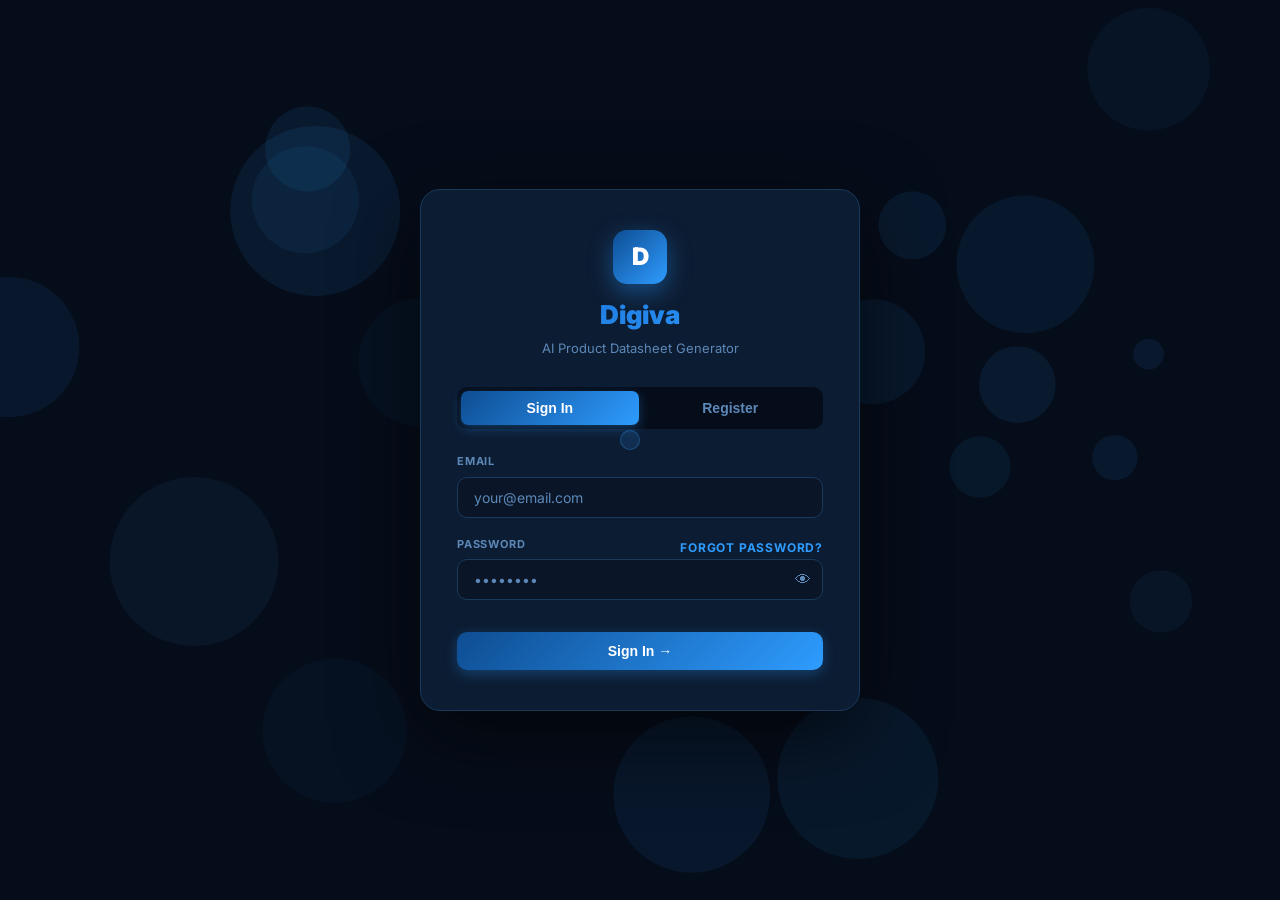
<file: login.html>
<!DOCTYPE html>
<html lang="en">
<head>
<meta charset="UTF-8"/><meta name="viewport" content="width=device-width,initial-scale=1"/>
<title>Digiva — Sign In</title>
<link rel="stylesheet" href="digiva.css"/>
<style>
body{display:flex;align-items:center;justify-content:center;min-height:100vh;padding:20px;position:relative;overflow:hidden}
#bgCanvas{position:fixed;inset:0;z-index:0;pointer-events:none}
.auth-wrap{position:relative;z-index:1;width:100%;max-width:440px}
.auth-card{background:rgba(13,30,52,.95);border:1px solid #1A3A5C;border-radius:20px;padding:40px 36px;backdrop-filter:blur(20px);box-shadow:0 24px 80px rgba(0,0,0,.6)}
.auth-logo{text-align:center;margin-bottom:28px}
.auth-logo-mark{width:54px;height:54px;background:linear-gradient(135deg,#0E4D92,#2E9CFF);border-radius:14px;display:inline-flex;align-items:center;justify-content:center;font-size:24px;font-weight:900;color:#fff;box-shadow:0 8px 24px rgba(46,156,255,.4);margin-bottom:10px}
.auth-name{font-size:26px;font-weight:900;background:linear-gradient(135deg,#1A6FD4,#2E9CFF);-webkit-background-clip:text;-webkit-text-fill-color:transparent;background-clip:text}
.auth-sub{font-size:13px;color:#5C88B8;margin-top:3px}
.tab-row{display:flex;background:#060D1A;border-radius:10px;padding:4px;margin-bottom:24px;gap:3px}
.tab{flex:1;padding:9px;border:none;border-radius:7px;font-size:14px;font-weight:600;cursor:pointer;transition:all .2s;background:transparent;color:#5C88B8}
.tab.on{background:linear-gradient(135deg,#0E4D92,#2E9CFF);color:#fff;box-shadow:0 4px 12px rgba(46,156,255,.3)}
.panel{display:none}.panel.on{display:block;animation:fadeUp .3s ease}
.inp-eye{position:relative}
.inp-eye .inp{padding-right:44px}
.eye-btn{position:absolute;right:12px;top:50%;transform:translateY(-50%);background:none;border:none;cursor:pointer;color:#5C88B8;font-size:16px}
.eye-btn:hover{color:#2E9CFF}
.forgot{font-size:12px;color:#2E9CFF;cursor:pointer;float:right;margin-top:2px}
.forgot:hover{opacity:.7}
.err{font-size:13px;color:#EF4444;margin-top:8px;display:none;padding:8px 12px;background:rgba(239,68,68,.08);border-radius:8px;border-left:3px solid #EF4444}
.err.on{display:block}
.ok-box{font-size:13px;color:#22C55E;margin-top:8px;display:none;padding:10px 14px;background:rgba(34,197,94,.08);border-radius:8px;border-left:3px solid #22C55E}
.ok-box.on{display:block}
.terms{font-size:11px;color:#3A6A9A;text-align:center;margin-top:14px;line-height:1.6}
.terms a{color:#2E9CFF}
#adminExtra{display:none;margin-top:14px;padding:14px;background:rgba(240,180,41,.08);border:1px solid rgba(240,180,41,.25);border-radius:10px;animation:fadeUp .3s ease}
.cursor-dot{position:fixed;pointer-events:none;z-index:99999;width:20px;height:20px;border-radius:50%;background:rgba(46,156,255,.15);border:1px solid rgba(46,156,255,.3);transform:translate(-50%,-50%);transition:left .05s,top .05s}
/* reset panel */
#resetStep2{display:none}
</style>
</head>
<body>
<canvas id="bgCanvas"></canvas>
<div id="toast-container"></div>
<div class="cursor-dot" id="dot"></div>

<div class="auth-wrap fade-up">
 <div class="auth-card">
  <div class="auth-logo">
   <div class="auth-logo-mark">D</div>
   <div class="auth-name">Digiva</div>
   <div class="auth-sub">AI Product Datasheet Generator</div>
  </div>

  <div class="tab-row">
   <button class="tab on" id="tab-login" onclick="sw('login')">Sign In</button>
   <button class="tab" id="tab-reg" onclick="sw('reg')">Register</button>
  </div>

  <!-- LOGIN -->
  <div class="panel on" id="panel-login">
   <div class="inp-group">
    <label class="inp-label">Email</label>
    <input class="inp" id="l-email" type="email" placeholder="your@email.com" autocomplete="email"/>
   </div>
   <div class="inp-group">
    <label class="inp-label">Password <span class="forgot" onclick="sw('forgot')">Forgot password?</span></label>
    <div class="inp-eye">
     <input class="inp" id="l-pass" type="password" placeholder="••••••••" onkeydown="if(event.key==='Enter')doLogin()" oninput="checkAdminField()"/>
     <button class="eye-btn" onclick="toggleEye('l-pass',this)">👁</button>
    </div>
   </div>
   <div id="adminExtra">
    <div style="font-size:12px;font-weight:700;color:#F0B429;margin-bottom:8px">🔐 Admin Verification</div>
    <input class="inp" id="admin-code" type="password" placeholder="Enter admin code" onkeydown="if(event.key==='Enter')doLogin()"/>
   </div>
   <div class="err" id="l-err"></div>
   <button class="btn btn-primary btn-full" style="margin-top:14px" onclick="doLogin()">Sign In →</button>
  </div>

  <!-- REGISTER -->
  <div class="panel" id="panel-reg">
   <div class="form-row">
    <div class="inp-group"><label class="inp-label">First Name</label><input class="inp" id="r-fn" placeholder="Khalil"/></div>
    <div class="inp-group"><label class="inp-label">Last Name</label><input class="inp" id="r-ln" placeholder="Benzekri"/></div>
   </div>
   <div class="inp-group"><label class="inp-label">Email</label><input class="inp" id="r-email" type="email" placeholder="your@email.com"/></div>
   <div class="inp-group">
    <label class="inp-label">Password</label>
    <div class="inp-eye">
     <input class="inp" id="r-pass" type="password" placeholder="Min 8 characters"/>
     <button class="eye-btn" onclick="toggleEye('r-pass',this)">👁</button>
    </div>
   </div>
   <div class="inp-group"><label class="inp-label">Confirm Password</label><input class="inp" id="r-pass2" type="password" placeholder="Repeat password" onkeydown="if(event.key==='Enter')doReg()"/></div>
   <div class="err" id="r-err"></div>
   <div class="ok-box" id="r-ok">✅ Account created! Signing you in...</div>
   <button class="btn btn-primary btn-full" style="margin-top:14px" onclick="doReg()">Create Account →</button>
   <div class="terms">By registering you agree to our <a href="terms.html">Terms of Service</a> and <a href="privacy.html">Privacy Policy</a>.</div>
  </div>

  <!-- FORGOT PASSWORD -->
  <div class="panel" id="panel-forgot">
   <div style="text-align:center;margin-bottom:20px">
    <div style="font-size:38px;margin-bottom:8px">🔑</div>
    <div style="font-size:16px;font-weight:700;color:#E8F4FF">Reset Password</div>
    <div style="font-size:13px;color:#5C88B8;margin-top:4px">We will send a reset code to your email.</div>
   </div>
   <!-- Step 1: enter email -->
   <div id="resetStep1">
    <div class="inp-group"><label class="inp-label">Your Email</label><input class="inp" id="f-email" type="email" placeholder="your@email.com"/></div>
    <div class="err" id="f-err"></div>
    <div class="ok-box" id="f-ok">✅ Reset code sent! Check your email and enter the code below.</div>
    <button class="btn btn-primary btn-full" style="margin-top:14px" onclick="doForgotStep1()">Send Reset Code →</button>
   </div>
   <!-- Step 2: enter code + new password -->
   <div id="resetStep2">
    <div class="inp-group"><label class="inp-label">Reset Code (from email)</label><input class="inp" id="f-token" placeholder="Enter code from email"/></div>
    <div class="inp-group"><label class="inp-label">New Password</label><input class="inp" id="f-newpass" type="password" placeholder="Min 8 characters"/></div>
    <div class="inp-group"><label class="inp-label">Confirm New Password</label><input class="inp" id="f-newpass2" type="password" onkeydown="if(event.key==='Enter')doForgotStep2()"/></div>
    <div class="err" id="f-err2"></div>
    <button class="btn btn-primary btn-full" onclick="doForgotStep2()">Reset Password →</button>
   </div>
   <div style="text-align:center;margin-top:16px">
    <span style="font-size:13px;color:#5C88B8">Remember it? </span>
    <span class="forgot" style="float:none" onclick="sw('login')">Back to Sign In</span>
   </div>
  </div>

 </div>
</div>

<script src="digiva-core.js"></script>
<script>
// ── Admin secrets ──
const ADMIN_EMAIL='benzekri1khalil@gmail.com';
const ADMIN_PASS='/khalil#brahim/';
const ADMIN_CODE='khattarasafiakhalilbenzekri@';
const WORKER_PASS='digiva-worker-2025';

// ── Background bubbles ──
(function(){
  const c=document.getElementById('bgCanvas'),ctx=c.getContext('2d');
  let W,H,bs=[];
  function resize(){W=c.width=innerWidth;H=c.height=innerHeight;}
  resize();addEventListener('resize',resize);
  for(let i=0;i<20;i++)bs.push({x:Math.random()*1200,y:Math.random()*800,r:15+Math.random()*70,vx:(Math.random()-.5)*.35,vy:(Math.random()-.5)*.35,a:.03+Math.random()*.07});
  function draw(){
    ctx.clearRect(0,0,W,H);
    bs.forEach(b=>{
      ctx.beginPath();ctx.arc(b.x,b.y,b.r,0,Math.PI*2);
      ctx.fillStyle=`rgba(46,156,255,${b.a})`;ctx.fill();
      b.x+=b.vx;b.y+=b.vy;
      if(b.x<-b.r)b.x=W+b.r;if(b.x>W+b.r)b.x=-b.r;
      if(b.y<-b.r)b.y=H+b.r;if(b.y>H+b.r)b.y=-b.r;
    });
    requestAnimationFrame(draw);
  }
  draw();
})();

// ── Cursor shadow (soft, not a bubble) ──
const dot=document.getElementById('dot');
document.addEventListener('mousemove',e=>{dot.style.left=e.clientX+'px';dot.style.top=e.clientY+'px';});

// ── Tab switcher ──
function sw(tab){
  ['login','reg','forgot'].forEach(t=>{
    document.getElementById('tab-'+t)?.classList.remove('on');
    document.getElementById('panel-'+t)?.classList.remove('on');
  });
  document.getElementById('tab-login')?.classList.remove('on');
  document.getElementById('tab-reg')?.classList.remove('on');
  if(tab==='login'||tab==='forgot')document.getElementById('tab-login')?.classList.add('on');
  else document.getElementById('tab-'+tab)?.classList.add('on');
  document.getElementById('panel-'+tab)?.classList.add('on');
  document.getElementById('adminExtra').style.display='none';
}

function toggleEye(id,btn){
  const inp=document.getElementById(id);
  inp.type=inp.type==='password'?'text':'password';
  btn.textContent=inp.type==='password'?'👁':'🙈';
}

// Show admin verification when admin email+pass entered
function checkAdminField(){
  const email=document.getElementById('l-email').value.trim();
  const pass=document.getElementById('l-pass').value;
  document.getElementById('adminExtra').style.display=(email===ADMIN_EMAIL&&pass===ADMIN_PASS)?'block':'none';
}

// ── LOGIN ──
function doLogin(){
  const email=document.getElementById('l-email').value.trim();
  const pass=document.getElementById('l-pass').value;
  const errEl=document.getElementById('l-err');
  errEl.classList.remove('on');

  // Admin login
  if(email===ADMIN_EMAIL&&pass===ADMIN_PASS){
    const code=document.getElementById('admin-code').value.trim();
    if(code!==ADMIN_CODE){errEl.textContent='🔐 Wrong admin verification code.';errEl.classList.add('on');return;}
    let users=getUsers();
    let admin=users.find(u=>u.email===ADMIN_EMAIL);
    if(!admin){
      admin={id:'admin_khalil',name:'Khalil Benzekri',email:ADMIN_EMAIL,passwordHash:simpleHash(pass),role:'admin',credits:9999,createdAt:new Date().toISOString(),verified:true,history:[]};
      users.unshift(admin);saveUsers(users);
    }else{admin.role='admin';saveUsers(users);}
    sessionStorage.setItem('dg_session',JSON.stringify({id:admin.id,role:'admin'}));
    showToast('Welcome back Khalil! 👋','ok');
    setTimeout(()=>window.location.href='admin.html',700);
    return;
  }

  // Worker login
  if(pass===WORKER_PASS){
    const users=getUsers();
    const worker=users.find(u=>u.email===email&&u.role==='worker');
    if(worker){
      sessionStorage.setItem('dg_session',JSON.stringify({id:worker.id,role:'worker'}));
      showToast('Welcome '+worker.name+'!','ok');
      setTimeout(()=>window.location.href='worker.html',700);
      return;
    }
  }

  // Regular user
  const result=loginUser(email,pass);
  if(!result.ok){errEl.textContent=result.msg;errEl.classList.add('on');return;}
  showToast('Welcome back '+result.user.name+'! 👋','ok');
  setTimeout(()=>window.location.href='dashboard.html',700);
}

// ── REGISTER ──
function doReg(){
  const fn=document.getElementById('r-fn').value.trim();
  const ln=document.getElementById('r-ln').value.trim();
  const email=document.getElementById('r-email').value.trim();
  const pass=document.getElementById('r-pass').value;
  const pass2=document.getElementById('r-pass2').value;
  const errEl=document.getElementById('r-err');
  errEl.classList.remove('on');
  if(!fn||!email||!pass){errEl.textContent='Please fill all fields.';errEl.classList.add('on');return;}
  if(pass.length<8){errEl.textContent='Password must be at least 8 characters.';errEl.classList.add('on');return;}
  if(pass!==pass2){errEl.textContent='Passwords do not match.';errEl.classList.add('on');return;}
  const r=registerUser(fn+' '+ln,email,pass);
  if(!r.ok){errEl.textContent=r.msg;errEl.classList.add('on');return;}
  document.getElementById('r-ok').classList.add('on');
  showToast('Account created! Signing you in...','ok');
  // Auto login
  loginUser(email,pass);
  setTimeout(()=>window.location.href='dashboard.html',1500);
}

// ── FORGOT PASSWORD ──
let resetEmail='';
function doForgotStep1(){
  const email=document.getElementById('f-email').value.trim();
  const errEl=document.getElementById('f-err');
  errEl.classList.remove('on');
  if(!email){errEl.textContent='Enter your email.';errEl.classList.add('on');return;}
  const result=sendPasswordReset(email);
  if(!result.ok){errEl.textContent=result.msg;errEl.classList.add('on');return;}
  resetEmail=email;
  document.getElementById('f-ok').classList.add('on');
  // Show step 2 after 1 second
  setTimeout(()=>{
    document.getElementById('resetStep2').style.display='block';
    document.getElementById('resetStep1').style.opacity='.5';
  },1000);
  showToast('Reset code sent to '+email,'ok');
}

function doForgotStep2(){
  const token=document.getElementById('f-token').value.trim();
  const pass=document.getElementById('f-newpass').value;
  const pass2=document.getElementById('f-newpass2').value;
  const errEl=document.getElementById('f-err2');
  errEl.classList.remove('on');
  if(!token||!pass){errEl.textContent='Enter the code and new password.';errEl.classList.add('on');return;}
  if(pass.length<8){errEl.textContent='Password must be at least 8 characters.';errEl.classList.add('on');return;}
  if(pass!==pass2){errEl.textContent='Passwords do not match.';errEl.classList.add('on');return;}
  const r=resetPassword(resetEmail,token,pass);
  if(!r.ok){errEl.textContent=r.msg;errEl.classList.add('on');return;}
  showToast('Password reset! You can now sign in.','ok');
  setTimeout(()=>sw('login'),1500);
}

// Redirect if already logged in
if(currentUser()){
  const role=currentRole();
  window.location.href=role==='admin'?'admin.html':'dashboard.html';
}
</script>
</body>
</html>
</file>
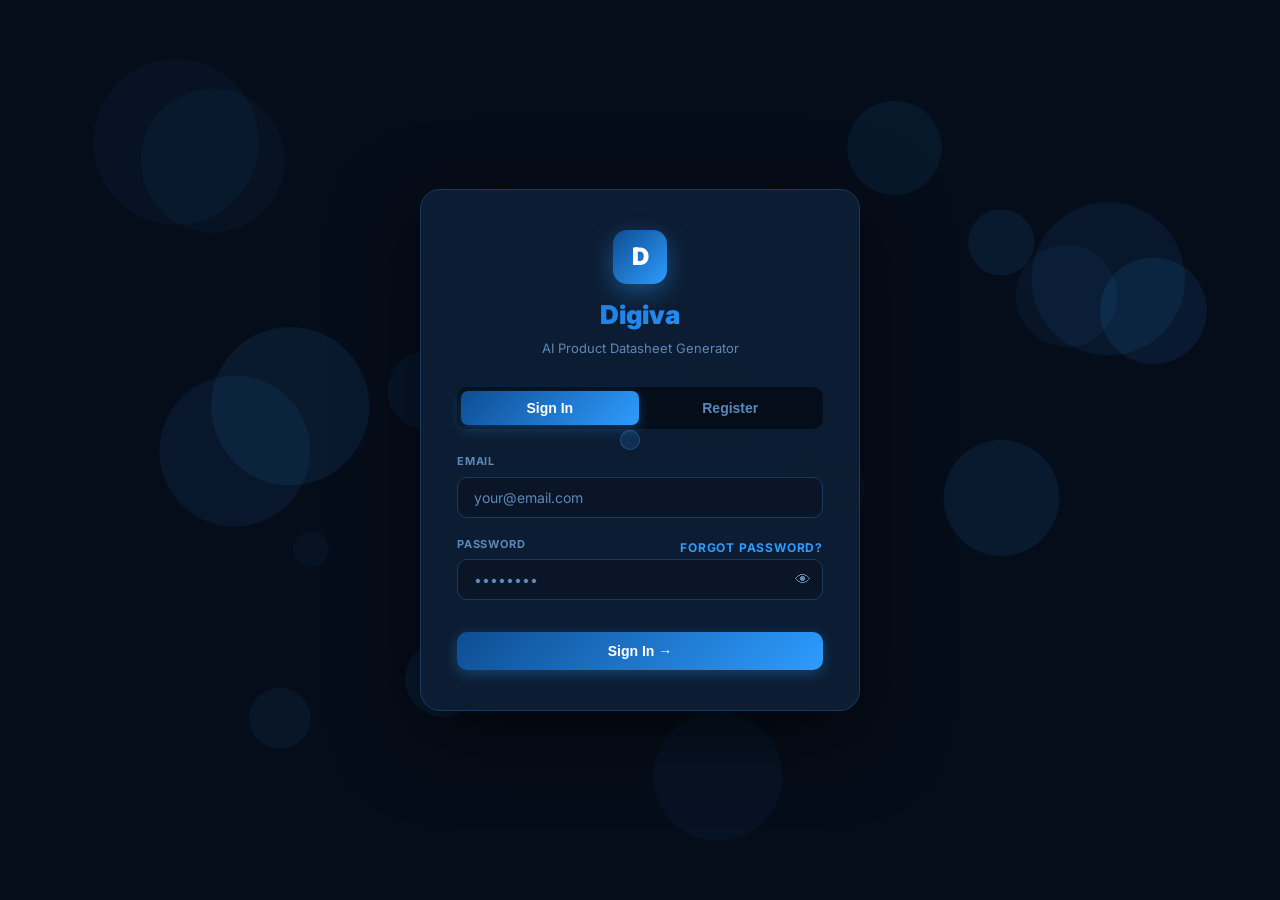
<file: worker.html>
<!DOCTYPE html>
<html lang="en">
<head>
<meta charset="UTF-8"/><meta name="viewport" content="width=device-width,initial-scale=1"/>
<title>Digiva Worker Panel</title>
<link rel="stylesheet" href="digiva.css"/>
</head>
<body style="padding:32px">
<div id="toast-container"></div>
<div style="max-width:800px;margin:0 auto">
  <div style="display:flex;align-items:center;justify-content:space-between;margin-bottom:28px">
    <div style="display:flex;align-items:center;gap:12px">
      <div style="width:36px;height:36px;background:var(--grad2);border-radius:9px;display:flex;align-items:center;justify-content:center;font-size:17px;font-weight:900;color:#fff">D</div>
      <div>
        <div style="font-size:18px;font-weight:800;color:var(--text)">Digiva Worker Panel</div>
        <div id="worker-name" style="font-size:12px;color:var(--text3)"></div>
      </div>
    </div>
    <button class="btn btn-secondary btn-sm" onclick="logout()">Sign Out</button>
  </div>
  <div class="card">
    <div style="font-size:15px;font-weight:700;margin-bottom:16px;display:flex;align-items:center;justify-content:space-between">
      💬 Messages
      <span class="badge badge-blue" id="unread-count">0 unread</span>
    </div>
    <div id="msg-list"></div>
  </div>
</div>
<script src="digiva-core.js"></script>
<script>
requireAdmin();
const user = currentUser();
if(user) document.getElementById('worker-name').textContent = user.name + ' — Worker';
const msgs = getMessages();
document.getElementById('unread-count').textContent = msgs.filter(m=>!m.read).length + ' unread';
document.getElementById('msg-list').innerHTML = msgs.length ? msgs.map(m=>`
  <div style="background:var(--bg2);border:1px solid ${m.read?'var(--border)':'var(--d5)'};border-radius:10px;padding:14px;margin-bottom:10px;cursor:pointer" onclick="markRead('${m.id}');this.style.borderColor='var(--border)'">
    <div style="display:flex;align-items:center;gap:10px;margin-bottom:6px">
      <div style="font-size:13px;font-weight:700">${m.from||'Anonymous'}</div>
      <div style="font-size:11px;color:var(--text3)">${m.email||''}</div>
      ${!m.read?'<span class="badge badge-blue">NEW</span>':''}
      <div style="font-size:11px;color:var(--text3);margin-left:auto">${new Date(m.time).toLocaleString()}</div>
    </div>
    <div style="font-size:13px;font-weight:600;color:var(--text2);margin-bottom:4px">${m.subject||''}</div>
    <div style="font-size:12px;color:var(--text3)">${m.body||''}</div>
  </div>`).join('') : '<div style="text-align:center;padding:40px;color:var(--text3)">No messages yet</div>';
</script>
</body>
</html>
</file>
<file: digiva.css>
/* ═══════════════════════════════════════════════════
   DIGIVA SHARED STYLES
═══════════════════════════════════════════════════ */
@import url('https://fonts.googleapis.com/css2?family=Inter:wght@400;500;600;700;800;900&display=swap');

:root {
  --d1:#060D1A; --d2:#0A1628; --d3:#0E4D92; --d4:#1A6FD4; --d5:#2E9CFF; --d6:#72C1FF;
  --gold:#F0B429; --green:#22C55E; --red:#EF4444;
  --bg:#060D1A; --bg2:#0A1628; --bg3:#0D1E34; --bg4:#112240;
  --text:#E8F4FF; --text2:#9EC5F0; --text3:#5C88B8;
  --border:#1A3A5C; --card:#0D1E34;
  --grad:linear-gradient(135deg,#060D1A 0%,#0E4D92 50%,#2E9CFF 100%);
  --grad2:linear-gradient(135deg,#0E4D92,#2E9CFF);
  --shadow:0 8px 32px rgba(0,0,0,.5);
  --radius:12px;
}

*,*::before,*::after{box-sizing:border-box;margin:0;padding:0}
html{font-size:16px;scroll-behavior:smooth}
body{font-family:'Inter',system-ui,sans-serif;background:var(--bg);color:var(--text);min-height:100vh;line-height:1.6}

/* Scrollbar */
::-webkit-scrollbar{width:5px;height:5px}
::-webkit-scrollbar-track{background:var(--bg2)}
::-webkit-scrollbar-thumb{background:var(--d4);border-radius:3px}

/* ── Layout ── */
.container{max-width:1200px;margin:0 auto;padding:0 24px}
.page-wrap{min-height:100vh;display:flex;flex-direction:column}

/* ── Cards ── */
.card{background:var(--card);border:1px solid var(--border);border-radius:var(--radius);padding:24px}
.card-sm{background:var(--card);border:1px solid var(--border);border-radius:var(--radius);padding:16px}

/* ── Inputs ── */
.inp{width:100%;padding:11px 16px;border:1.5px solid var(--border);border-radius:10px;font-size:14px;font-family:inherit;background:var(--bg2);color:var(--text);outline:none;transition:border-color .2s}
.inp:focus{border-color:var(--d5);box-shadow:0 0 0 3px rgba(46,156,255,.12)}
.inp::placeholder{color:var(--text3)}
.inp-label{font-size:11px;font-weight:700;letter-spacing:.8px;text-transform:uppercase;color:var(--text3);margin-bottom:6px;display:block}
.inp-group{margin-bottom:18px}

/* ── Buttons ── */
.btn{padding:11px 24px;border-radius:10px;font-size:14px;font-weight:700;cursor:pointer;border:none;transition:all .2s;display:inline-flex;align-items:center;gap:8px}
.btn-primary{background:var(--grad2);color:#fff;box-shadow:0 4px 14px rgba(46,156,255,.3)}
.btn-primary:hover{opacity:.9;transform:translateY(-1px)}
.btn-secondary{background:rgba(255,255,255,.06);color:var(--text2);border:1px solid var(--border)!important}
.btn-secondary:hover{background:rgba(255,255,255,.1)}
.btn-danger{background:rgba(239,68,68,.12);color:var(--red);border:1px solid rgba(239,68,68,.3)!important}
.btn-danger:hover{background:rgba(239,68,68,.22)}
.btn-sm{padding:7px 14px;font-size:12px;border-radius:8px}
.btn-full{width:100%;justify-content:center}

/* ── Badges ── */
.badge{display:inline-flex;align-items:center;padding:3px 10px;border-radius:20px;font-size:10px;font-weight:700}
.badge-blue{background:rgba(46,156,255,.15);color:var(--d5)}
.badge-green{background:rgba(34,197,94,.12);color:var(--green)}
.badge-red{background:rgba(239,68,68,.12);color:var(--red)}
.badge-gold{background:rgba(240,180,41,.12);color:var(--gold)}

/* ── Tables ── */
.data-table{width:100%;border-collapse:collapse;font-size:13px}
.data-table th{padding:10px 14px;text-align:left;font-size:10px;font-weight:700;letter-spacing:.8px;text-transform:uppercase;color:var(--text3);border-bottom:2px solid var(--border);background:var(--bg2)}
.data-table td{padding:11px 14px;border-bottom:1px solid var(--border);color:var(--text);vertical-align:middle}
.data-table tr:hover td{background:rgba(255,255,255,.02)}

/* ── Nav shared ── */
.site-nav{background:rgba(6,13,26,.9);border-bottom:1px solid var(--border);position:sticky;top:0;z-index:100;backdrop-filter:blur(20px)}
.site-nav-inner{max-width:1200px;margin:0 auto;display:flex;align-items:center;gap:8px;height:64px;padding:0 24px}
.site-logo{display:flex;align-items:center;gap:10px;text-decoration:none;margin-right:auto}
.site-logo-mark{width:36px;height:36px;background:var(--grad2);border-radius:9px;display:flex;align-items:center;justify-content:center;font-size:17px;font-weight:900;color:#fff;box-shadow:0 4px 14px rgba(46,156,255,.3)}
.site-logo-text{font-size:19px;font-weight:800;background:var(--grad2);-webkit-background-clip:text;-webkit-text-fill-color:transparent;background-clip:text}
.site-nav-link{color:var(--text2);font-size:14px;font-weight:500;padding:6px 14px;border-radius:8px;border:none;background:none;cursor:pointer;text-decoration:none;transition:all .2s}
.site-nav-link:hover,.site-nav-link.active{color:var(--d5);background:rgba(46,156,255,.1)}

/* ── Forms ── */
.form-row{display:grid;grid-template-columns:1fr 1fr;gap:16px}
.form-divider{border:none;border-top:1px solid var(--border);margin:20px 0}

/* ── Section headings ── */
.sec-eye{font-size:10px;font-weight:700;letter-spacing:3px;text-transform:uppercase;color:var(--d5);margin-bottom:6px}
.sec-h{font-size:clamp(24px,3.5vw,38px);font-weight:800;color:var(--text);letter-spacing:-1px;line-height:1.15;margin-bottom:8px}
.sec-sub{font-size:15px;color:var(--text3);margin-bottom:40px;line-height:1.7}

/* ── Animations ── */
@keyframes fadeUp{from{opacity:0;transform:translateY(12px)}to{opacity:1;transform:none}}
@keyframes slideIn{from{opacity:0;transform:translateX(20px)}to{opacity:1;transform:none}}
@keyframes pulse{0%,100%{box-shadow:0 0 0 0 rgba(46,156,255,.4)}50%{box-shadow:0 0 0 8px rgba(46,156,255,0)}}
@keyframes spin{to{transform:rotate(360deg)}}
.fade-up{animation:fadeUp .35s ease}

/* ── Responsive ── */
@media(max-width:768px){
  .form-row{grid-template-columns:1fr}
  .container{padding:0 16px}
}

/* ── Toast container ── */
#toast-container{position:fixed;bottom:24px;right:24px;z-index:99999;display:flex;flex-direction:column;gap:8px}
</file>
